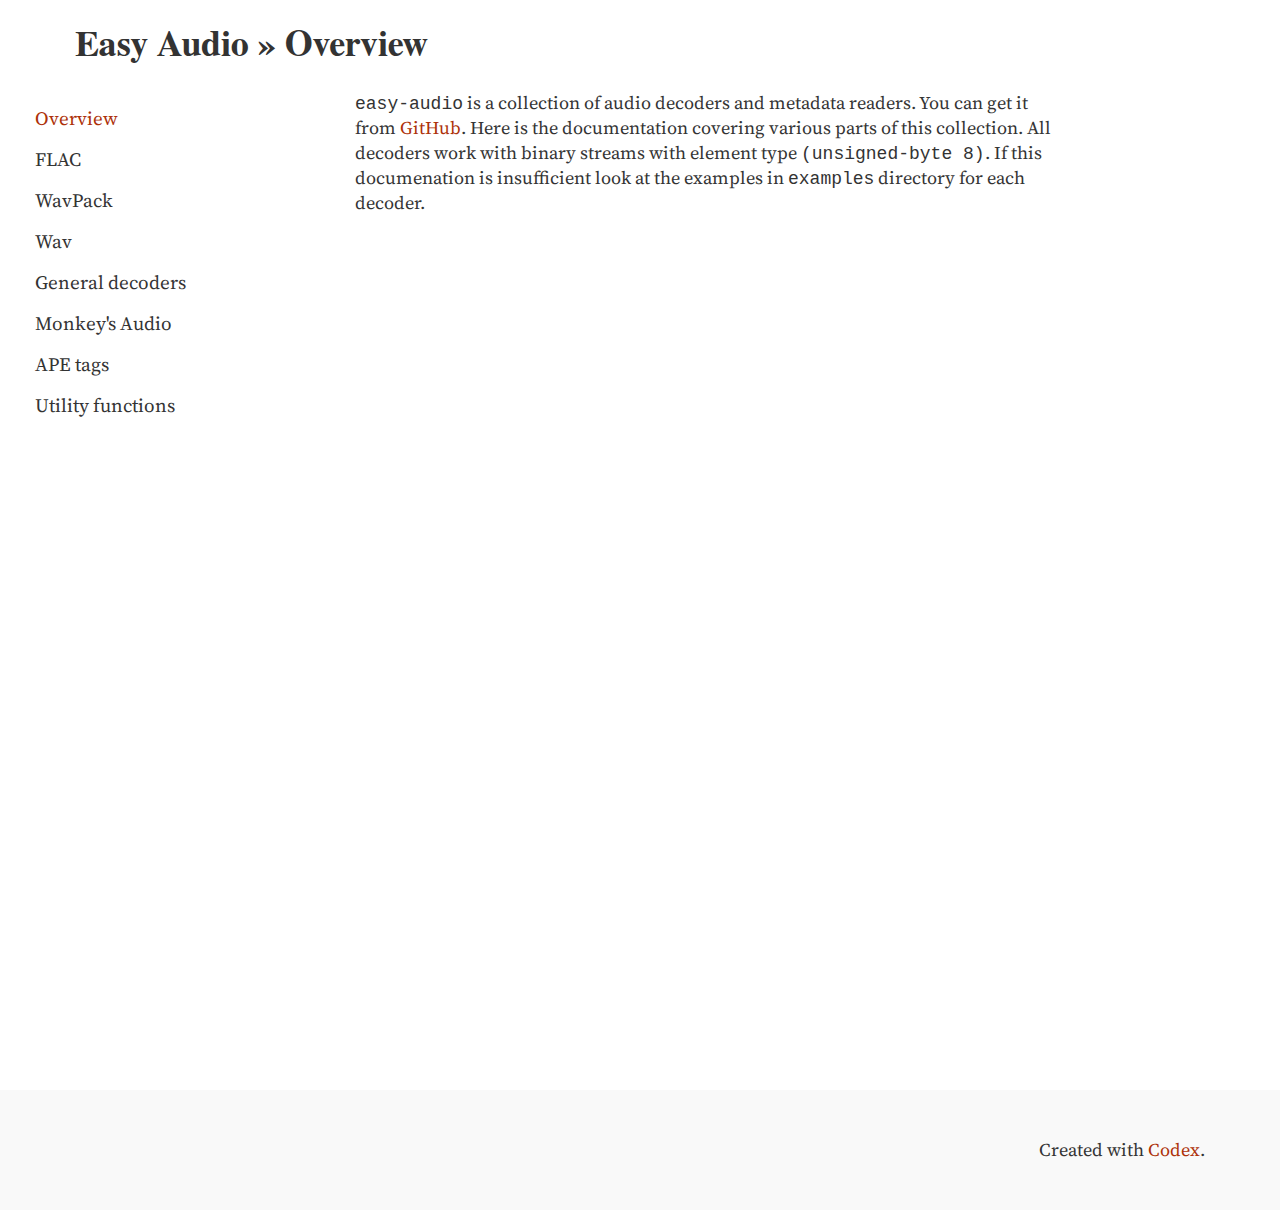
<file: index.html>
<!DOCTYPE html>
<html lang="en">
  <head>
    <meta charset="utf-8">
    <meta http-equiv="X-UA-Compatible" content="IE=edge">
    <meta name="viewport" content="width=device-width, initial-scale=1">
    <title>
  Overview &ndash; Easy Audio
</title>
    <link rel="stylesheet" href="static/style.css"/>
    
  <link rel="stylesheet" href="static/highlight.css"/>
  <script src="static/highlight.js"></script>
  <script src="static/load-mathjax.js" async></script>
  <style>
   /* Highlight the current top-level TOC item, and hide the TOC of all other items */

   .toc a[data-node="index"] {
       color: #AD3108;
   }

   .toc ol {
       display: none;
   }

   .toc > ol {
       display: block;
   }

   .toc li a[data-node="index"] + ol {
       display: block;
   }

   .toc li a[data-node="index"] + ol li {
       font-size: 16px;
       margin: 0 10px;
   }

   .toc li a[active] + ol li:first-child {
       margin-top: 5px;
   }
  </style>

  </head>
  <body>
    
  <h1 class="doc-title">Easy Audio » Overview</h1>
  <article id="article" data-section="index">
    <aside>
      <ol class="toc"><li><a href="index.html" data-node="index">Overview</a></li><li><a href="flac.html" data-node="flac">FLAC</a><ol><li><a href="api.html" data-node="api">API</a></li></ol></li><li><a href="wavpack.html" data-node="wavpack">WavPack</a><ol><li><a href="0-api.html" data-node="0-api">API</a></li></ol></li><li><a href="wav.html" data-node="wav">Wav</a><ol><li><a href="1-api.html" data-node="1-api">API</a></li></ol></li><li><a href="general-decoders.html" data-node="general-decoders">General decoders</a><ol><li><a href="2-api.html" data-node="2-api">API</a></li></ol></li><li><a href="ape.html" data-node="ape">Monkey's Audio</a><ol><li><a href="3-api.html" data-node="3-api">API</a></li></ol></li><li><a href="ape-tags.html" data-node="ape-tags">APE tags</a><ol><li><a href="4-api.html" data-node="4-api">API</a></li></ol></li><li><a href="utility-functions.html" data-node="utility-functions">Utility functions</a></li></ol>
    </aside>
    <main class="codex-section">
      
   <code>easy-audio</code> is a collection of audio decoders and metadata readers. You
   can get it from <a href="http://github.com/shamazmazum/easy-audio">GitHub</a>.
   Here is the documentation covering various parts of this collection. All
   decoders work with binary streams with element type <code>(unsigned-byte 8)</code>.
   If this documenation is insufficient look at the examples in <code>examples</code>
   directory for each decoder.

    </main>
  </article>
  <footer>
    <div class="info">
      Created with <a href="https://github.com/CommonDoc/codex">Codex</a>.
    </div>
  </footer>
  <script>
   HighlightLisp.highlight_auto();
  </script>

  </body>
</html>
</file>
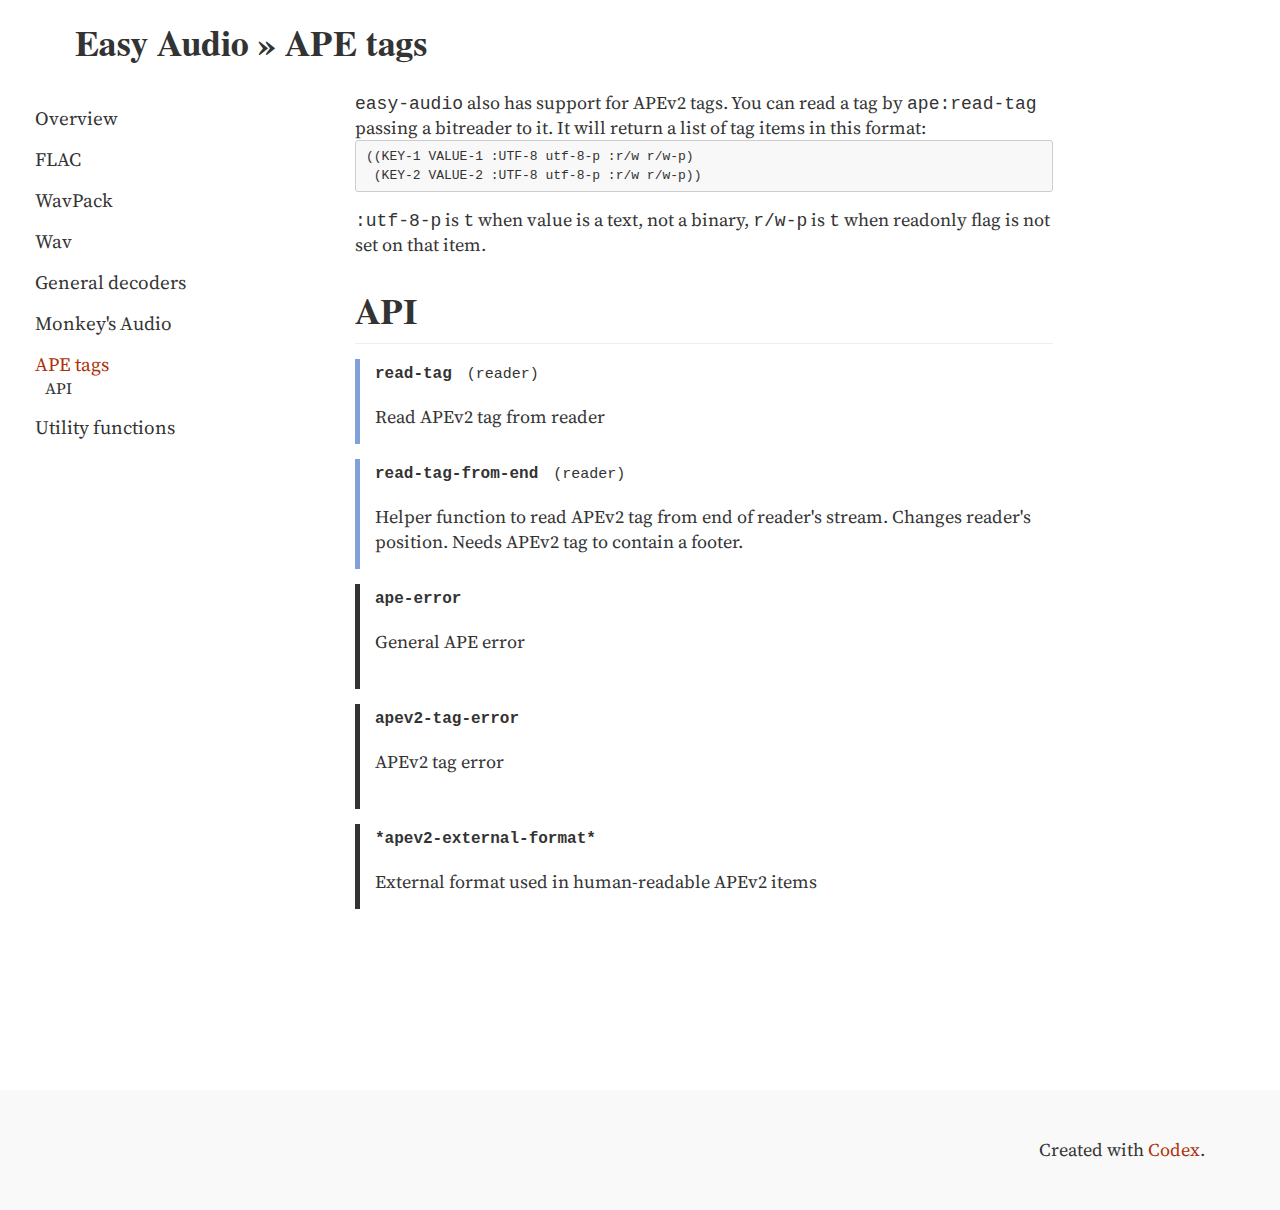
<file: ape-tags.html>
<!DOCTYPE html>
<html lang="en">
  <head>
    <meta charset="utf-8">
    <meta http-equiv="X-UA-Compatible" content="IE=edge">
    <meta name="viewport" content="width=device-width, initial-scale=1">
    <title>
  APE tags &ndash; Easy Audio
</title>
    <link rel="stylesheet" href="static/style.css"/>
    
  <link rel="stylesheet" href="static/highlight.css"/>
  <script src="static/highlight.js"></script>
  <script src="static/load-mathjax.js" async></script>
  <style>
   /* Highlight the current top-level TOC item, and hide the TOC of all other items */

   .toc a[data-node="ape-tags"] {
       color: #AD3108;
   }

   .toc ol {
       display: none;
   }

   .toc > ol {
       display: block;
   }

   .toc li a[data-node="ape-tags"] + ol {
       display: block;
   }

   .toc li a[data-node="ape-tags"] + ol li {
       font-size: 16px;
       margin: 0 10px;
   }

   .toc li a[active] + ol li:first-child {
       margin-top: 5px;
   }
  </style>

  </head>
  <body>
    
  <h1 class="doc-title">Easy Audio » APE tags</h1>
  <article id="article" data-section="ape-tags">
    <aside>
      <ol class="toc"><li><a href="index.html" data-node="index">Overview</a></li><li><a href="flac.html" data-node="flac">FLAC</a><ol><li><a href="flac.html#api" data-node="api">API</a></li></ol></li><li><a href="wavpack.html" data-node="wavpack">WavPack</a><ol><li><a href="wavpack.html#0-api" data-node="0-api">API</a></li></ol></li><li><a href="wav.html" data-node="wav">Wav</a><ol><li><a href="wav.html#1-api" data-node="1-api">API</a></li></ol></li><li><a href="general-decoders.html" data-node="general-decoders">General decoders</a><ol><li><a href="general-decoders.html#2-api" data-node="2-api">API</a></li></ol></li><li><a href="ape.html" data-node="ape">Monkey's Audio</a><ol><li><a href="ape.html#3-api" data-node="3-api">API</a></li></ol></li><li><a href="ape-tags.html" data-node="ape-tags">APE tags</a><ol><li><a href="ape-tags.html#4-api" data-node="4-api">API</a></li></ol></li><li><a href="utility-functions.html" data-node="utility-functions">Utility functions</a></li></ol>
    </aside>
    <main class="codex-section">
      
   <code>easy-audio</code> also has support for APEv2 tags. You can read a tag by
   <code>ape:read-tag</code> passing a bitreader to it. It will return a list of tag
   items in this format:
<pre><code class=NIL>((KEY-1 VALUE-1 :UTF-8 utf-8-p :r/w r/w-p)
 (KEY-2 VALUE-2 :UTF-8 utf-8-p :r/w r/w-p))</code></pre>
   <code>:utf-8-p</code> is <code>t</code> when value is a text, not a binary, <code>r/w-p</code> is <code>t</code>
   when readonly flag is not set on that item.
<h1 id="4-api">API</h1>
   
      <div class="codex-doc-node codex-operator codex-function"><code class="codex-name">read-tag</code><code class="codex-lambda-list">(reader)</code><div class="codex-docstring">Read APEv2 tag from reader</div></div>
      <div class="codex-doc-node codex-operator codex-function"><code class="codex-name">read-tag-from-end</code><code class="codex-lambda-list">(reader)</code><div class="codex-docstring">Helper function to read APEv2 tag from end of reader's stream.
Changes reader's position. Needs APEv2 tag to contain a footer.</div></div>
      <div class="codex-doc-node codex-record codex-condition"><code class="codex-name">ape-error</code><div class="codex-docstring">General APE error</div><ul class="codex-slot-list"></ul></div>
      <div class="codex-doc-node codex-record codex-condition"><code class="codex-name">apev2-tag-error</code><div class="codex-docstring">APEv2 tag error</div><ul class="codex-slot-list"></ul></div>
      <div class="codex-doc-node codex-variable"><code class="codex-name">*apev2-external-format*</code><div class="codex-docstring">External format used in human-readable APEv2 items</div></div>
   


    </main>
  </article>
  <footer>
    <div class="info">
      Created with <a href="https://github.com/CommonDoc/codex">Codex</a>.
    </div>
  </footer>
  <script>
   HighlightLisp.highlight_auto();
  </script>

  </body>
</html>
</file>
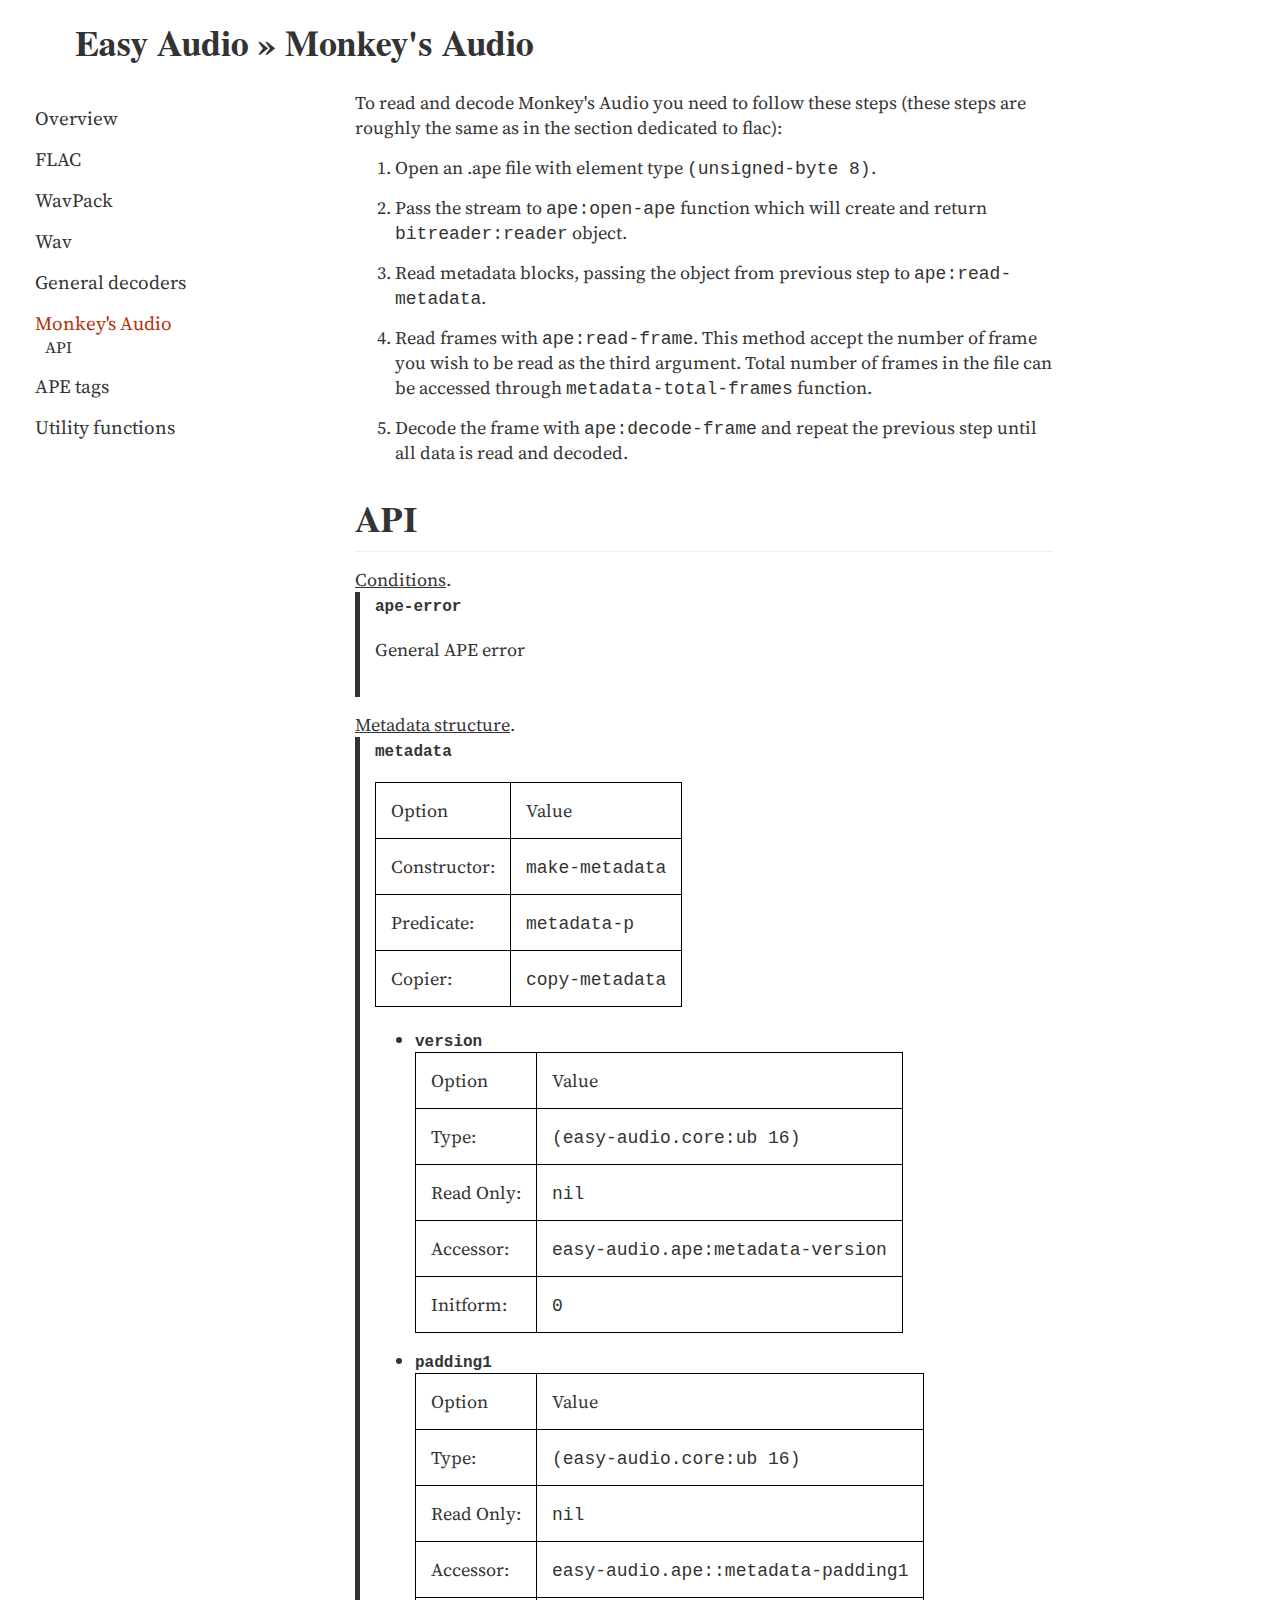
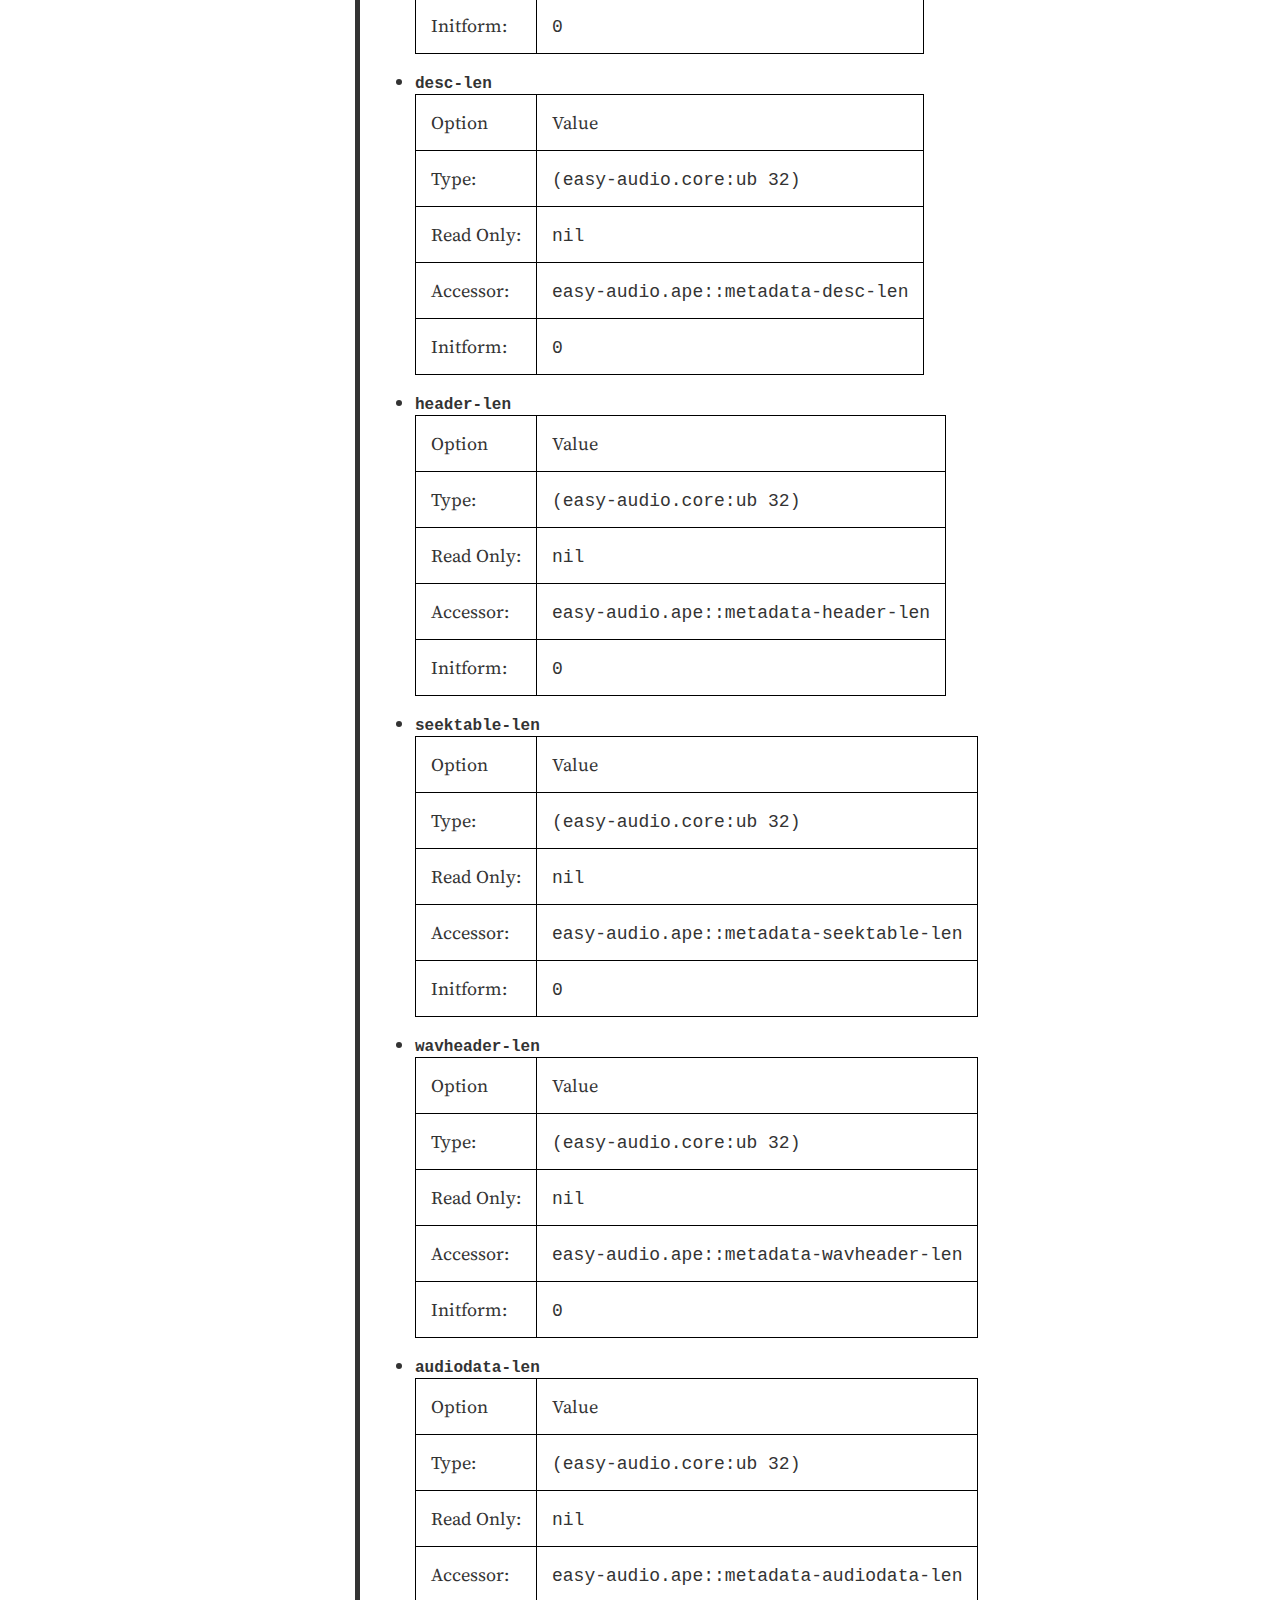
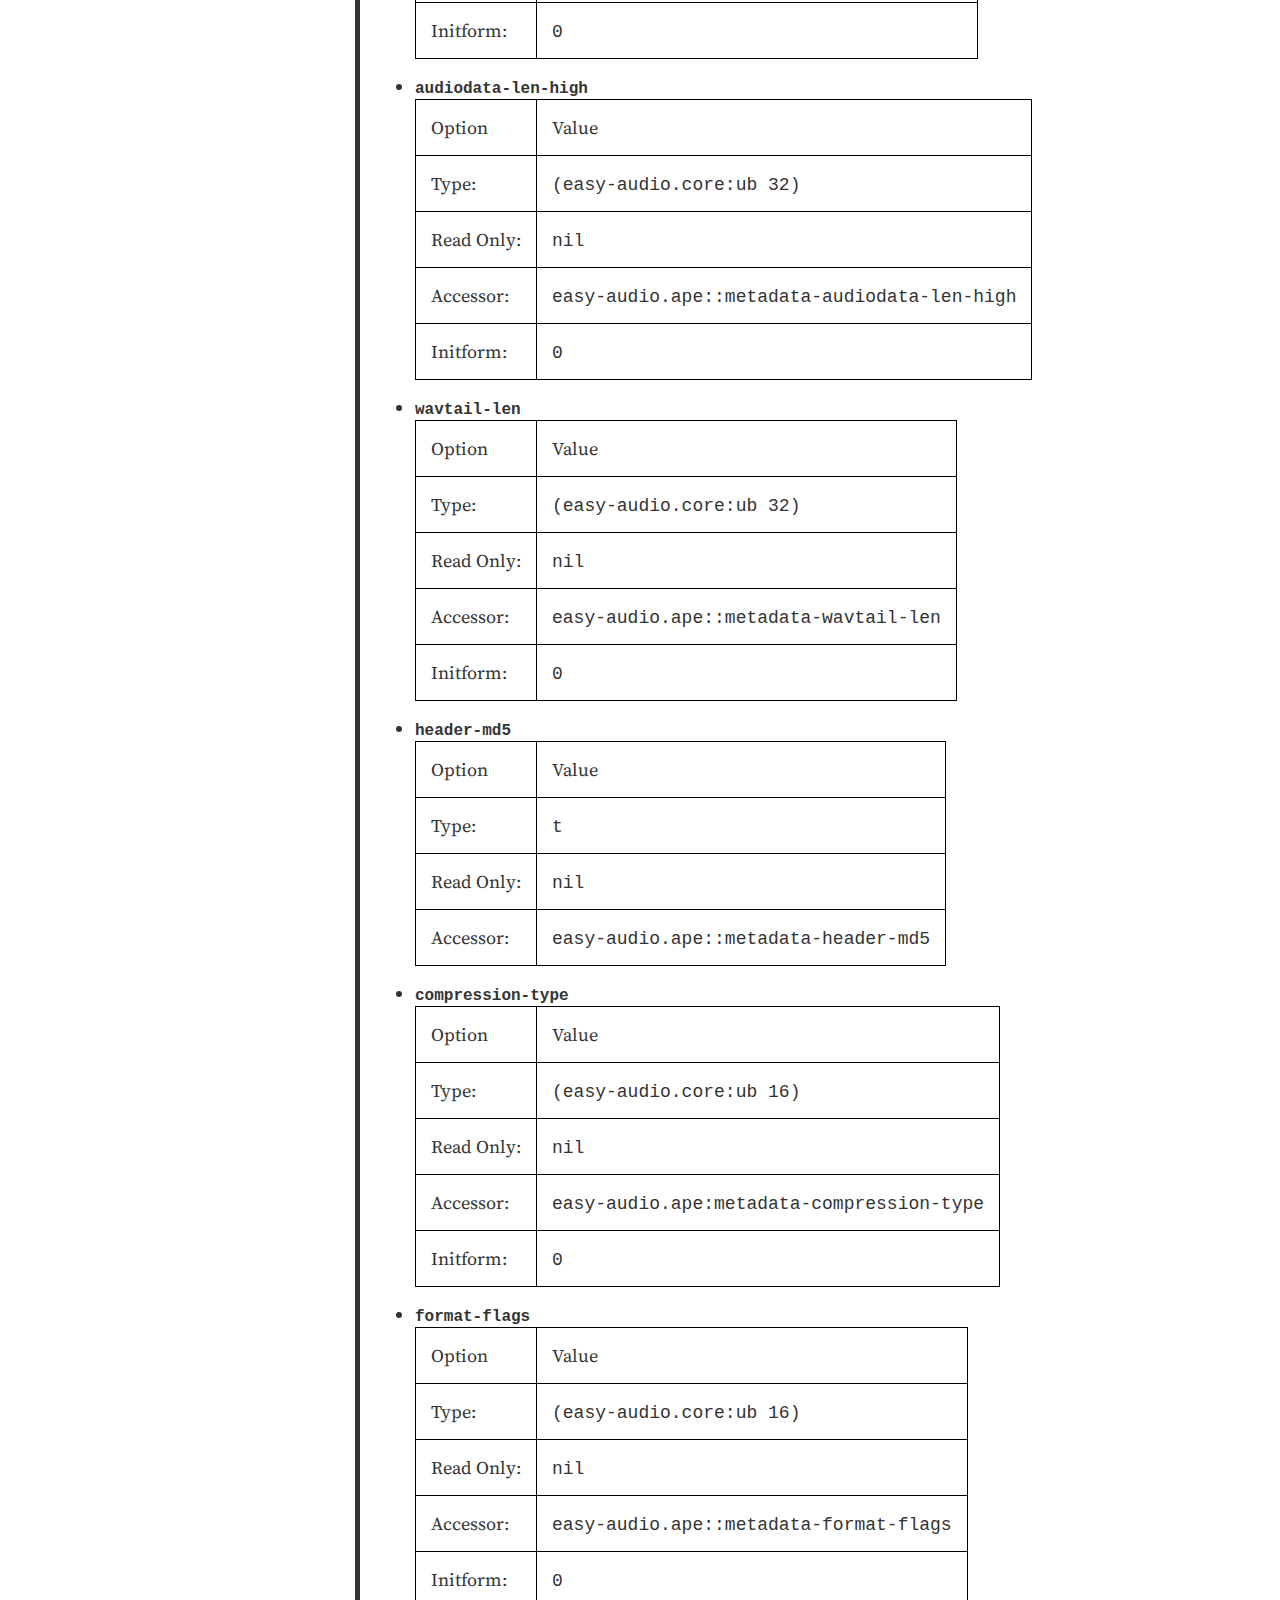
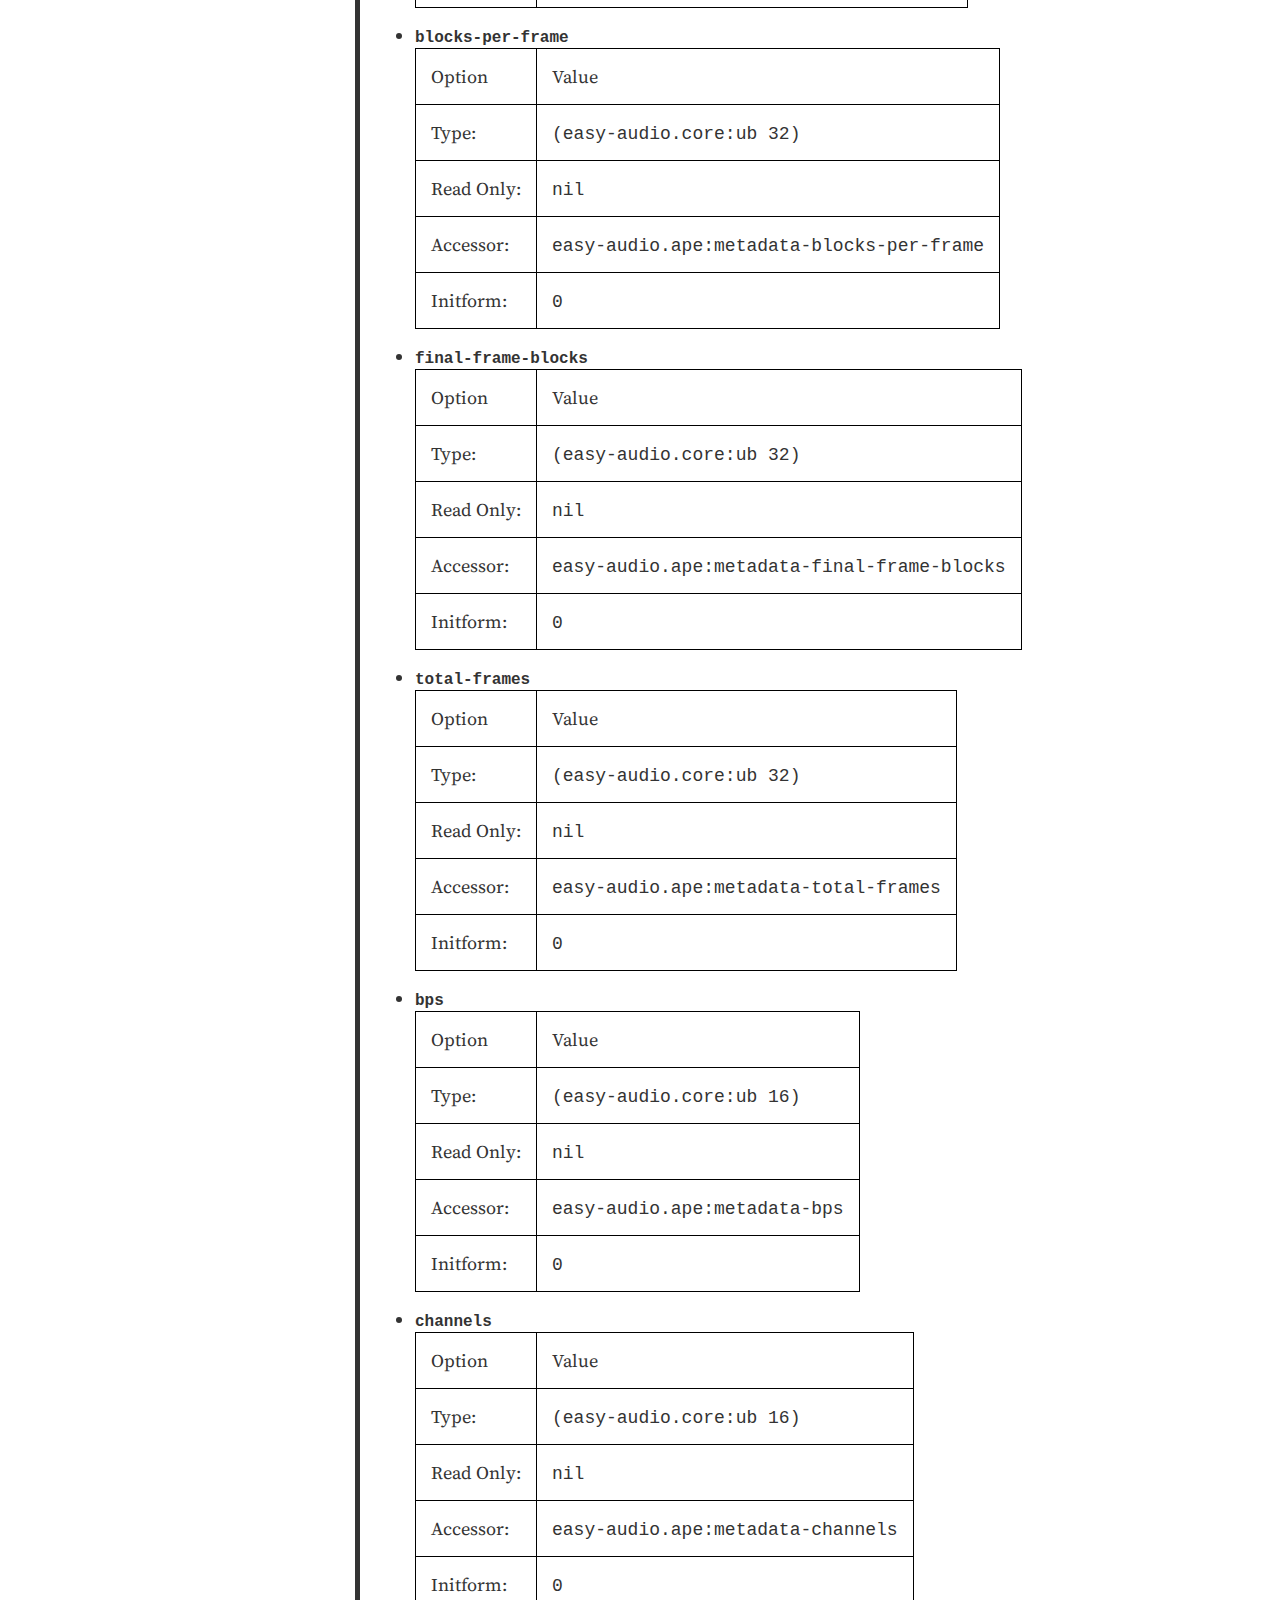
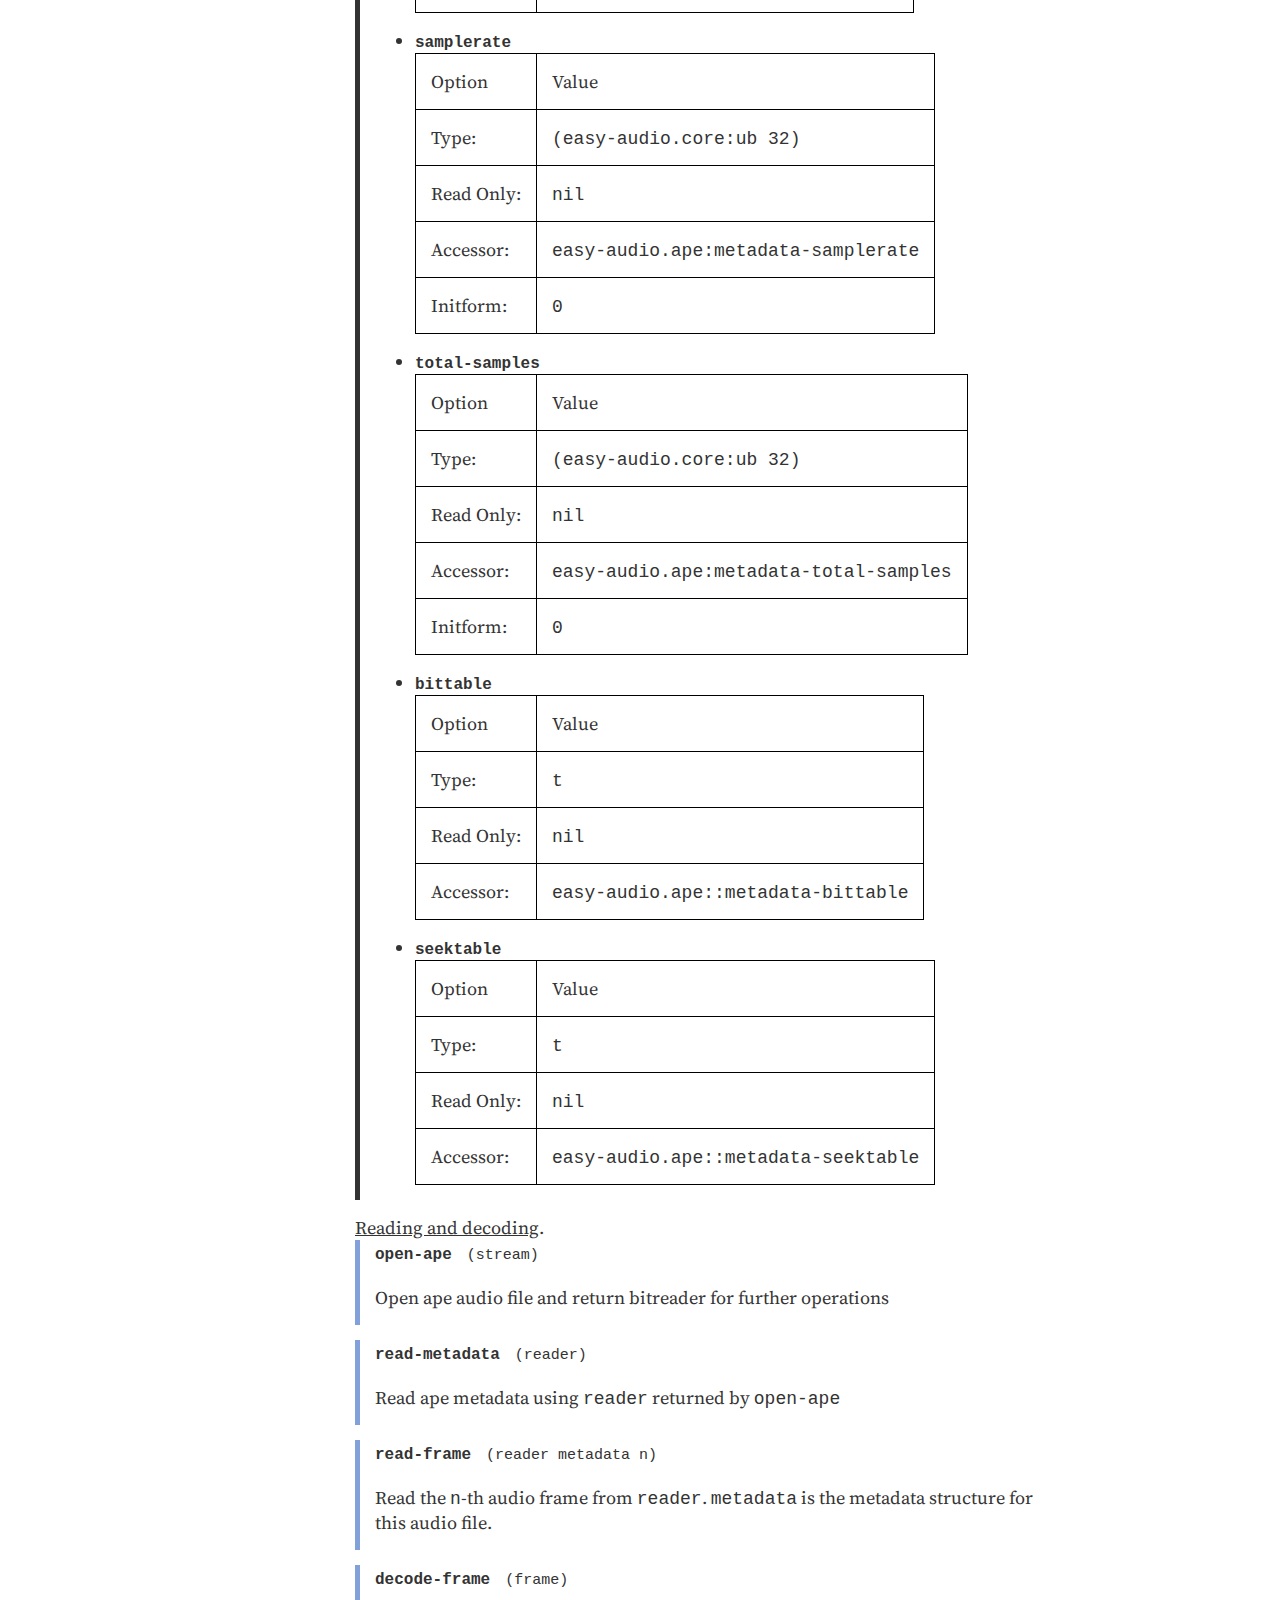
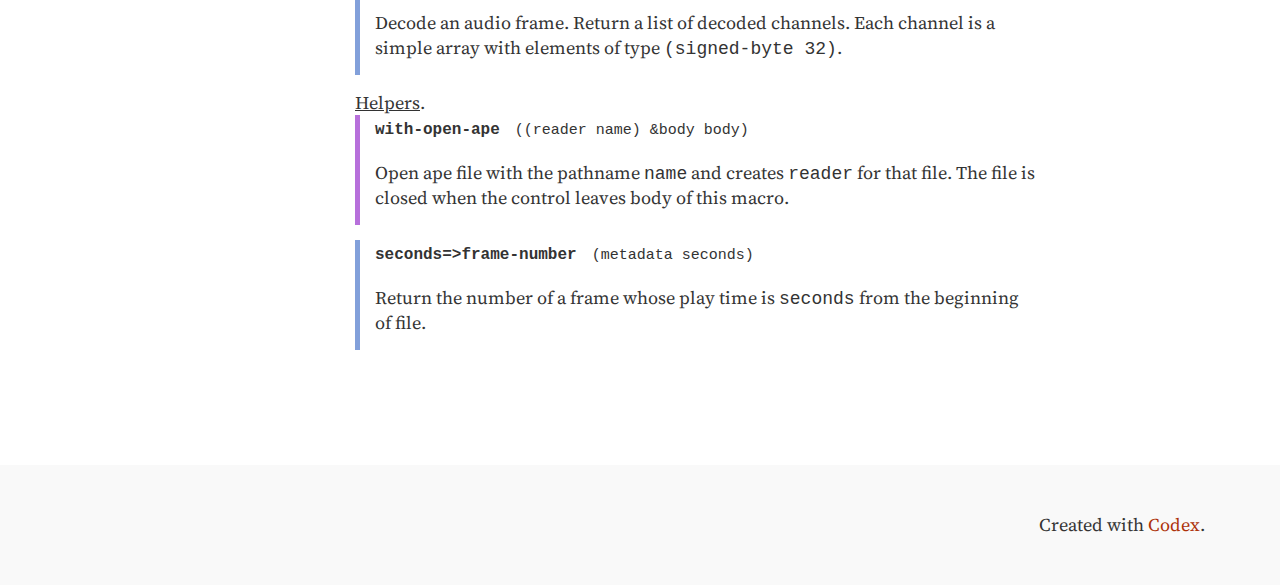
<file: ape.html>
<!DOCTYPE html>
<html lang="en">
  <head>
    <meta charset="utf-8">
    <meta http-equiv="X-UA-Compatible" content="IE=edge">
    <meta name="viewport" content="width=device-width, initial-scale=1">
    <title>
  Monkey&#039;s Audio &ndash; Easy Audio
</title>
    <link rel="stylesheet" href="static/style.css"/>
    
  <link rel="stylesheet" href="static/highlight.css"/>
  <script src="static/highlight.js"></script>
  <script src="static/load-mathjax.js" async></script>
  <style>
   /* Highlight the current top-level TOC item, and hide the TOC of all other items */

   .toc a[data-node="ape"] {
       color: #AD3108;
   }

   .toc ol {
       display: none;
   }

   .toc > ol {
       display: block;
   }

   .toc li a[data-node="ape"] + ol {
       display: block;
   }

   .toc li a[data-node="ape"] + ol li {
       font-size: 16px;
       margin: 0 10px;
   }

   .toc li a[active] + ol li:first-child {
       margin-top: 5px;
   }
  </style>

  </head>
  <body>
    
  <h1 class="doc-title">Easy Audio » Monkey&#039;s Audio</h1>
  <article id="article" data-section="ape">
    <aside>
      <ol class="toc"><li><a href="index.html" data-node="index">Overview</a></li><li><a href="flac.html" data-node="flac">FLAC</a><ol><li><a href="flac.html#api" data-node="api">API</a></li></ol></li><li><a href="wavpack.html" data-node="wavpack">WavPack</a><ol><li><a href="wavpack.html#0-api" data-node="0-api">API</a></li></ol></li><li><a href="wav.html" data-node="wav">Wav</a><ol><li><a href="wav.html#1-api" data-node="1-api">API</a></li></ol></li><li><a href="general-decoders.html" data-node="general-decoders">General decoders</a><ol><li><a href="general-decoders.html#2-api" data-node="2-api">API</a></li></ol></li><li><a href="ape.html" data-node="ape">Monkey's Audio</a><ol><li><a href="ape.html#3-api" data-node="3-api">API</a></li></ol></li><li><a href="ape-tags.html" data-node="ape-tags">APE tags</a><ol><li><a href="4-api.html" data-node="4-api">API</a></li></ol></li><li><a href="utility-functions.html" data-node="utility-functions">Utility functions</a></li></ol>
    </aside>
    <main class="codex-section">
      <p>
   To read and decode Monkey's Audio you need to follow these steps (these steps
   are roughly the same as in the section dedicated to flac):
   </p><ol><li>Open an .ape file with element type <code>(unsigned-byte 8)</code>.</li><li>Pass the stream to <code>ape:open-ape</code> function which will create and
            return <code>bitreader:reader</code> object.</li><li>Read metadata blocks, passing the object from previous step to
            <code>ape:read-metadata</code>.</li><li>Read frames with <code>ape:read-frame</code>. This method accept the number
            of frame you wish to be read as the third argument. Total number of
            frames in the file can be accessed through <code>metadata-total-frames</code>
            function.</li><li>Decode the frame with <code>ape:decode-frame</code> and repeat the previous
            step until all data is read and decoded.</li></ol><h1 id="3-api">API</h1>
   <u>Conditions</u>.
   
      <div class="codex-doc-node codex-record codex-condition"><code class="codex-name">ape-error</code><div class="codex-docstring">General APE error</div><ul class="codex-slot-list"></ul></div>
   
   <u>Metadata structure</u>.
   
      <div class="codex-doc-node codex-record codex-structure"><code class="codex-name">metadata</code><div class="codex-class-struct-slot-option-node"><table class="codex-class-struct-slot-option-table"><tr class="codex-class-struct-slot-option-row"><td class="codex-class-struct-slot-option-header-cell">Option</td><td class="codex-class-struct-slot-option-header-cell">Value</td></tr><tr class="codex-class-struct-slot-option-row"><td class="codex-class-struct-slot-option-label-cell">Constructor:</td><td class="codex-class-struct-slot-option-value-cell codex-class-struct-slot-option-symbol-list-cell"><code class="codex-class-struct-slot-symbol-list">make-metadata</code></td></tr><tr class="codex-class-struct-slot-option-row"><td class="codex-class-struct-slot-option-label-cell">Predicate:</td><td class="codex-class-struct-slot-option-value-cell codex-class-struct-slot-option-symbol-list-cell"><code class="codex-class-struct-slot-symbol-list">metadata-p</code></td></tr><tr class="codex-class-struct-slot-option-row"><td class="codex-class-struct-slot-option-label-cell">Copier:</td><td class="codex-class-struct-slot-option-value-cell codex-class-struct-slot-option-symbol-list-cell"><code class="codex-class-struct-slot-symbol-list">copy-metadata</code></td></tr></table></div><div class="codex-docstring"></div><ul class="codex-slot-list"><li class="codex-slot codex-structure-slot"><code class="codex-name">version</code><div class="codex-class-struct-slot-option-node"><table class="codex-class-struct-slot-option-table"><tr class="codex-class-struct-slot-option-row"><td class="codex-class-struct-slot-option-header-cell">Option</td><td class="codex-class-struct-slot-option-header-cell">Value</td></tr><tr class="codex-class-struct-slot-option-row"><td class="codex-class-struct-slot-option-label-cell">Type:</td><td class="codex-class-struct-slot-option-value-cell codex-class-struct-slot-option-symbol-list-cell"><code class="codex-class-struct-slot-symbol-list">(easy-audio.core:ub 16)</code></td></tr><tr class="codex-class-struct-slot-option-row"><td class="codex-class-struct-slot-option-label-cell">Read Only:</td><td class="codex-class-struct-slot-option-value-cell codex-class-struct-slot-option-symbol-list-cell"><code class="codex-class-struct-slot-symbol-list">nil</code></td></tr><tr class="codex-class-struct-slot-option-row"><td class="codex-class-struct-slot-option-label-cell">Accessor:</td><td class="codex-class-struct-slot-option-value-cell codex-class-struct-slot-option-symbol-list-cell"><code class="codex-class-struct-slot-symbol-list">easy-audio.ape:metadata-version</code></td></tr><tr class="codex-class-struct-slot-option-row"><td class="codex-class-struct-slot-option-label-cell">Initform:</td><td class="codex-class-struct-slot-option-value-cell codex-class-struct-slot-option-symbol-list-cell"><code class="codex-class-struct-slot-symbol-list">0</code></td></tr></table></div></li><li class="codex-slot codex-structure-slot"><code class="codex-name">padding1</code><div class="codex-class-struct-slot-option-node"><table class="codex-class-struct-slot-option-table"><tr class="codex-class-struct-slot-option-row"><td class="codex-class-struct-slot-option-header-cell">Option</td><td class="codex-class-struct-slot-option-header-cell">Value</td></tr><tr class="codex-class-struct-slot-option-row"><td class="codex-class-struct-slot-option-label-cell">Type:</td><td class="codex-class-struct-slot-option-value-cell codex-class-struct-slot-option-symbol-list-cell"><code class="codex-class-struct-slot-symbol-list">(easy-audio.core:ub 16)</code></td></tr><tr class="codex-class-struct-slot-option-row"><td class="codex-class-struct-slot-option-label-cell">Read Only:</td><td class="codex-class-struct-slot-option-value-cell codex-class-struct-slot-option-symbol-list-cell"><code class="codex-class-struct-slot-symbol-list">nil</code></td></tr><tr class="codex-class-struct-slot-option-row"><td class="codex-class-struct-slot-option-label-cell">Accessor:</td><td class="codex-class-struct-slot-option-value-cell codex-class-struct-slot-option-symbol-list-cell"><code class="codex-class-struct-slot-symbol-list">easy-audio.ape::metadata-padding1</code></td></tr><tr class="codex-class-struct-slot-option-row"><td class="codex-class-struct-slot-option-label-cell">Initform:</td><td class="codex-class-struct-slot-option-value-cell codex-class-struct-slot-option-symbol-list-cell"><code class="codex-class-struct-slot-symbol-list">0</code></td></tr></table></div></li><li class="codex-slot codex-structure-slot"><code class="codex-name">desc-len</code><div class="codex-class-struct-slot-option-node"><table class="codex-class-struct-slot-option-table"><tr class="codex-class-struct-slot-option-row"><td class="codex-class-struct-slot-option-header-cell">Option</td><td class="codex-class-struct-slot-option-header-cell">Value</td></tr><tr class="codex-class-struct-slot-option-row"><td class="codex-class-struct-slot-option-label-cell">Type:</td><td class="codex-class-struct-slot-option-value-cell codex-class-struct-slot-option-symbol-list-cell"><code class="codex-class-struct-slot-symbol-list">(easy-audio.core:ub 32)</code></td></tr><tr class="codex-class-struct-slot-option-row"><td class="codex-class-struct-slot-option-label-cell">Read Only:</td><td class="codex-class-struct-slot-option-value-cell codex-class-struct-slot-option-symbol-list-cell"><code class="codex-class-struct-slot-symbol-list">nil</code></td></tr><tr class="codex-class-struct-slot-option-row"><td class="codex-class-struct-slot-option-label-cell">Accessor:</td><td class="codex-class-struct-slot-option-value-cell codex-class-struct-slot-option-symbol-list-cell"><code class="codex-class-struct-slot-symbol-list">easy-audio.ape::metadata-desc-len</code></td></tr><tr class="codex-class-struct-slot-option-row"><td class="codex-class-struct-slot-option-label-cell">Initform:</td><td class="codex-class-struct-slot-option-value-cell codex-class-struct-slot-option-symbol-list-cell"><code class="codex-class-struct-slot-symbol-list">0</code></td></tr></table></div></li><li class="codex-slot codex-structure-slot"><code class="codex-name">header-len</code><div class="codex-class-struct-slot-option-node"><table class="codex-class-struct-slot-option-table"><tr class="codex-class-struct-slot-option-row"><td class="codex-class-struct-slot-option-header-cell">Option</td><td class="codex-class-struct-slot-option-header-cell">Value</td></tr><tr class="codex-class-struct-slot-option-row"><td class="codex-class-struct-slot-option-label-cell">Type:</td><td class="codex-class-struct-slot-option-value-cell codex-class-struct-slot-option-symbol-list-cell"><code class="codex-class-struct-slot-symbol-list">(easy-audio.core:ub 32)</code></td></tr><tr class="codex-class-struct-slot-option-row"><td class="codex-class-struct-slot-option-label-cell">Read Only:</td><td class="codex-class-struct-slot-option-value-cell codex-class-struct-slot-option-symbol-list-cell"><code class="codex-class-struct-slot-symbol-list">nil</code></td></tr><tr class="codex-class-struct-slot-option-row"><td class="codex-class-struct-slot-option-label-cell">Accessor:</td><td class="codex-class-struct-slot-option-value-cell codex-class-struct-slot-option-symbol-list-cell"><code class="codex-class-struct-slot-symbol-list">easy-audio.ape::metadata-header-len</code></td></tr><tr class="codex-class-struct-slot-option-row"><td class="codex-class-struct-slot-option-label-cell">Initform:</td><td class="codex-class-struct-slot-option-value-cell codex-class-struct-slot-option-symbol-list-cell"><code class="codex-class-struct-slot-symbol-list">0</code></td></tr></table></div></li><li class="codex-slot codex-structure-slot"><code class="codex-name">seektable-len</code><div class="codex-class-struct-slot-option-node"><table class="codex-class-struct-slot-option-table"><tr class="codex-class-struct-slot-option-row"><td class="codex-class-struct-slot-option-header-cell">Option</td><td class="codex-class-struct-slot-option-header-cell">Value</td></tr><tr class="codex-class-struct-slot-option-row"><td class="codex-class-struct-slot-option-label-cell">Type:</td><td class="codex-class-struct-slot-option-value-cell codex-class-struct-slot-option-symbol-list-cell"><code class="codex-class-struct-slot-symbol-list">(easy-audio.core:ub 32)</code></td></tr><tr class="codex-class-struct-slot-option-row"><td class="codex-class-struct-slot-option-label-cell">Read Only:</td><td class="codex-class-struct-slot-option-value-cell codex-class-struct-slot-option-symbol-list-cell"><code class="codex-class-struct-slot-symbol-list">nil</code></td></tr><tr class="codex-class-struct-slot-option-row"><td class="codex-class-struct-slot-option-label-cell">Accessor:</td><td class="codex-class-struct-slot-option-value-cell codex-class-struct-slot-option-symbol-list-cell"><code class="codex-class-struct-slot-symbol-list">easy-audio.ape::metadata-seektable-len</code></td></tr><tr class="codex-class-struct-slot-option-row"><td class="codex-class-struct-slot-option-label-cell">Initform:</td><td class="codex-class-struct-slot-option-value-cell codex-class-struct-slot-option-symbol-list-cell"><code class="codex-class-struct-slot-symbol-list">0</code></td></tr></table></div></li><li class="codex-slot codex-structure-slot"><code class="codex-name">wavheader-len</code><div class="codex-class-struct-slot-option-node"><table class="codex-class-struct-slot-option-table"><tr class="codex-class-struct-slot-option-row"><td class="codex-class-struct-slot-option-header-cell">Option</td><td class="codex-class-struct-slot-option-header-cell">Value</td></tr><tr class="codex-class-struct-slot-option-row"><td class="codex-class-struct-slot-option-label-cell">Type:</td><td class="codex-class-struct-slot-option-value-cell codex-class-struct-slot-option-symbol-list-cell"><code class="codex-class-struct-slot-symbol-list">(easy-audio.core:ub 32)</code></td></tr><tr class="codex-class-struct-slot-option-row"><td class="codex-class-struct-slot-option-label-cell">Read Only:</td><td class="codex-class-struct-slot-option-value-cell codex-class-struct-slot-option-symbol-list-cell"><code class="codex-class-struct-slot-symbol-list">nil</code></td></tr><tr class="codex-class-struct-slot-option-row"><td class="codex-class-struct-slot-option-label-cell">Accessor:</td><td class="codex-class-struct-slot-option-value-cell codex-class-struct-slot-option-symbol-list-cell"><code class="codex-class-struct-slot-symbol-list">easy-audio.ape::metadata-wavheader-len</code></td></tr><tr class="codex-class-struct-slot-option-row"><td class="codex-class-struct-slot-option-label-cell">Initform:</td><td class="codex-class-struct-slot-option-value-cell codex-class-struct-slot-option-symbol-list-cell"><code class="codex-class-struct-slot-symbol-list">0</code></td></tr></table></div></li><li class="codex-slot codex-structure-slot"><code class="codex-name">audiodata-len</code><div class="codex-class-struct-slot-option-node"><table class="codex-class-struct-slot-option-table"><tr class="codex-class-struct-slot-option-row"><td class="codex-class-struct-slot-option-header-cell">Option</td><td class="codex-class-struct-slot-option-header-cell">Value</td></tr><tr class="codex-class-struct-slot-option-row"><td class="codex-class-struct-slot-option-label-cell">Type:</td><td class="codex-class-struct-slot-option-value-cell codex-class-struct-slot-option-symbol-list-cell"><code class="codex-class-struct-slot-symbol-list">(easy-audio.core:ub 32)</code></td></tr><tr class="codex-class-struct-slot-option-row"><td class="codex-class-struct-slot-option-label-cell">Read Only:</td><td class="codex-class-struct-slot-option-value-cell codex-class-struct-slot-option-symbol-list-cell"><code class="codex-class-struct-slot-symbol-list">nil</code></td></tr><tr class="codex-class-struct-slot-option-row"><td class="codex-class-struct-slot-option-label-cell">Accessor:</td><td class="codex-class-struct-slot-option-value-cell codex-class-struct-slot-option-symbol-list-cell"><code class="codex-class-struct-slot-symbol-list">easy-audio.ape::metadata-audiodata-len</code></td></tr><tr class="codex-class-struct-slot-option-row"><td class="codex-class-struct-slot-option-label-cell">Initform:</td><td class="codex-class-struct-slot-option-value-cell codex-class-struct-slot-option-symbol-list-cell"><code class="codex-class-struct-slot-symbol-list">0</code></td></tr></table></div></li><li class="codex-slot codex-structure-slot"><code class="codex-name">audiodata-len-high</code><div class="codex-class-struct-slot-option-node"><table class="codex-class-struct-slot-option-table"><tr class="codex-class-struct-slot-option-row"><td class="codex-class-struct-slot-option-header-cell">Option</td><td class="codex-class-struct-slot-option-header-cell">Value</td></tr><tr class="codex-class-struct-slot-option-row"><td class="codex-class-struct-slot-option-label-cell">Type:</td><td class="codex-class-struct-slot-option-value-cell codex-class-struct-slot-option-symbol-list-cell"><code class="codex-class-struct-slot-symbol-list">(easy-audio.core:ub 32)</code></td></tr><tr class="codex-class-struct-slot-option-row"><td class="codex-class-struct-slot-option-label-cell">Read Only:</td><td class="codex-class-struct-slot-option-value-cell codex-class-struct-slot-option-symbol-list-cell"><code class="codex-class-struct-slot-symbol-list">nil</code></td></tr><tr class="codex-class-struct-slot-option-row"><td class="codex-class-struct-slot-option-label-cell">Accessor:</td><td class="codex-class-struct-slot-option-value-cell codex-class-struct-slot-option-symbol-list-cell"><code class="codex-class-struct-slot-symbol-list">easy-audio.ape::metadata-audiodata-len-high</code></td></tr><tr class="codex-class-struct-slot-option-row"><td class="codex-class-struct-slot-option-label-cell">Initform:</td><td class="codex-class-struct-slot-option-value-cell codex-class-struct-slot-option-symbol-list-cell"><code class="codex-class-struct-slot-symbol-list">0</code></td></tr></table></div></li><li class="codex-slot codex-structure-slot"><code class="codex-name">wavtail-len</code><div class="codex-class-struct-slot-option-node"><table class="codex-class-struct-slot-option-table"><tr class="codex-class-struct-slot-option-row"><td class="codex-class-struct-slot-option-header-cell">Option</td><td class="codex-class-struct-slot-option-header-cell">Value</td></tr><tr class="codex-class-struct-slot-option-row"><td class="codex-class-struct-slot-option-label-cell">Type:</td><td class="codex-class-struct-slot-option-value-cell codex-class-struct-slot-option-symbol-list-cell"><code class="codex-class-struct-slot-symbol-list">(easy-audio.core:ub 32)</code></td></tr><tr class="codex-class-struct-slot-option-row"><td class="codex-class-struct-slot-option-label-cell">Read Only:</td><td class="codex-class-struct-slot-option-value-cell codex-class-struct-slot-option-symbol-list-cell"><code class="codex-class-struct-slot-symbol-list">nil</code></td></tr><tr class="codex-class-struct-slot-option-row"><td class="codex-class-struct-slot-option-label-cell">Accessor:</td><td class="codex-class-struct-slot-option-value-cell codex-class-struct-slot-option-symbol-list-cell"><code class="codex-class-struct-slot-symbol-list">easy-audio.ape::metadata-wavtail-len</code></td></tr><tr class="codex-class-struct-slot-option-row"><td class="codex-class-struct-slot-option-label-cell">Initform:</td><td class="codex-class-struct-slot-option-value-cell codex-class-struct-slot-option-symbol-list-cell"><code class="codex-class-struct-slot-symbol-list">0</code></td></tr></table></div></li><li class="codex-slot codex-structure-slot"><code class="codex-name">header-md5</code><div class="codex-class-struct-slot-option-node"><table class="codex-class-struct-slot-option-table"><tr class="codex-class-struct-slot-option-row"><td class="codex-class-struct-slot-option-header-cell">Option</td><td class="codex-class-struct-slot-option-header-cell">Value</td></tr><tr class="codex-class-struct-slot-option-row"><td class="codex-class-struct-slot-option-label-cell">Type:</td><td class="codex-class-struct-slot-option-value-cell codex-class-struct-slot-option-symbol-list-cell"><code class="codex-class-struct-slot-symbol-list">t</code></td></tr><tr class="codex-class-struct-slot-option-row"><td class="codex-class-struct-slot-option-label-cell">Read Only:</td><td class="codex-class-struct-slot-option-value-cell codex-class-struct-slot-option-symbol-list-cell"><code class="codex-class-struct-slot-symbol-list">nil</code></td></tr><tr class="codex-class-struct-slot-option-row"><td class="codex-class-struct-slot-option-label-cell">Accessor:</td><td class="codex-class-struct-slot-option-value-cell codex-class-struct-slot-option-symbol-list-cell"><code class="codex-class-struct-slot-symbol-list">easy-audio.ape::metadata-header-md5</code></td></tr></table></div></li><li class="codex-slot codex-structure-slot"><code class="codex-name">compression-type</code><div class="codex-class-struct-slot-option-node"><table class="codex-class-struct-slot-option-table"><tr class="codex-class-struct-slot-option-row"><td class="codex-class-struct-slot-option-header-cell">Option</td><td class="codex-class-struct-slot-option-header-cell">Value</td></tr><tr class="codex-class-struct-slot-option-row"><td class="codex-class-struct-slot-option-label-cell">Type:</td><td class="codex-class-struct-slot-option-value-cell codex-class-struct-slot-option-symbol-list-cell"><code class="codex-class-struct-slot-symbol-list">(easy-audio.core:ub 16)</code></td></tr><tr class="codex-class-struct-slot-option-row"><td class="codex-class-struct-slot-option-label-cell">Read Only:</td><td class="codex-class-struct-slot-option-value-cell codex-class-struct-slot-option-symbol-list-cell"><code class="codex-class-struct-slot-symbol-list">nil</code></td></tr><tr class="codex-class-struct-slot-option-row"><td class="codex-class-struct-slot-option-label-cell">Accessor:</td><td class="codex-class-struct-slot-option-value-cell codex-class-struct-slot-option-symbol-list-cell"><code class="codex-class-struct-slot-symbol-list">easy-audio.ape:metadata-compression-type</code></td></tr><tr class="codex-class-struct-slot-option-row"><td class="codex-class-struct-slot-option-label-cell">Initform:</td><td class="codex-class-struct-slot-option-value-cell codex-class-struct-slot-option-symbol-list-cell"><code class="codex-class-struct-slot-symbol-list">0</code></td></tr></table></div></li><li class="codex-slot codex-structure-slot"><code class="codex-name">format-flags</code><div class="codex-class-struct-slot-option-node"><table class="codex-class-struct-slot-option-table"><tr class="codex-class-struct-slot-option-row"><td class="codex-class-struct-slot-option-header-cell">Option</td><td class="codex-class-struct-slot-option-header-cell">Value</td></tr><tr class="codex-class-struct-slot-option-row"><td class="codex-class-struct-slot-option-label-cell">Type:</td><td class="codex-class-struct-slot-option-value-cell codex-class-struct-slot-option-symbol-list-cell"><code class="codex-class-struct-slot-symbol-list">(easy-audio.core:ub 16)</code></td></tr><tr class="codex-class-struct-slot-option-row"><td class="codex-class-struct-slot-option-label-cell">Read Only:</td><td class="codex-class-struct-slot-option-value-cell codex-class-struct-slot-option-symbol-list-cell"><code class="codex-class-struct-slot-symbol-list">nil</code></td></tr><tr class="codex-class-struct-slot-option-row"><td class="codex-class-struct-slot-option-label-cell">Accessor:</td><td class="codex-class-struct-slot-option-value-cell codex-class-struct-slot-option-symbol-list-cell"><code class="codex-class-struct-slot-symbol-list">easy-audio.ape::metadata-format-flags</code></td></tr><tr class="codex-class-struct-slot-option-row"><td class="codex-class-struct-slot-option-label-cell">Initform:</td><td class="codex-class-struct-slot-option-value-cell codex-class-struct-slot-option-symbol-list-cell"><code class="codex-class-struct-slot-symbol-list">0</code></td></tr></table></div></li><li class="codex-slot codex-structure-slot"><code class="codex-name">blocks-per-frame</code><div class="codex-class-struct-slot-option-node"><table class="codex-class-struct-slot-option-table"><tr class="codex-class-struct-slot-option-row"><td class="codex-class-struct-slot-option-header-cell">Option</td><td class="codex-class-struct-slot-option-header-cell">Value</td></tr><tr class="codex-class-struct-slot-option-row"><td class="codex-class-struct-slot-option-label-cell">Type:</td><td class="codex-class-struct-slot-option-value-cell codex-class-struct-slot-option-symbol-list-cell"><code class="codex-class-struct-slot-symbol-list">(easy-audio.core:ub 32)</code></td></tr><tr class="codex-class-struct-slot-option-row"><td class="codex-class-struct-slot-option-label-cell">Read Only:</td><td class="codex-class-struct-slot-option-value-cell codex-class-struct-slot-option-symbol-list-cell"><code class="codex-class-struct-slot-symbol-list">nil</code></td></tr><tr class="codex-class-struct-slot-option-row"><td class="codex-class-struct-slot-option-label-cell">Accessor:</td><td class="codex-class-struct-slot-option-value-cell codex-class-struct-slot-option-symbol-list-cell"><code class="codex-class-struct-slot-symbol-list">easy-audio.ape:metadata-blocks-per-frame</code></td></tr><tr class="codex-class-struct-slot-option-row"><td class="codex-class-struct-slot-option-label-cell">Initform:</td><td class="codex-class-struct-slot-option-value-cell codex-class-struct-slot-option-symbol-list-cell"><code class="codex-class-struct-slot-symbol-list">0</code></td></tr></table></div></li><li class="codex-slot codex-structure-slot"><code class="codex-name">final-frame-blocks</code><div class="codex-class-struct-slot-option-node"><table class="codex-class-struct-slot-option-table"><tr class="codex-class-struct-slot-option-row"><td class="codex-class-struct-slot-option-header-cell">Option</td><td class="codex-class-struct-slot-option-header-cell">Value</td></tr><tr class="codex-class-struct-slot-option-row"><td class="codex-class-struct-slot-option-label-cell">Type:</td><td class="codex-class-struct-slot-option-value-cell codex-class-struct-slot-option-symbol-list-cell"><code class="codex-class-struct-slot-symbol-list">(easy-audio.core:ub 32)</code></td></tr><tr class="codex-class-struct-slot-option-row"><td class="codex-class-struct-slot-option-label-cell">Read Only:</td><td class="codex-class-struct-slot-option-value-cell codex-class-struct-slot-option-symbol-list-cell"><code class="codex-class-struct-slot-symbol-list">nil</code></td></tr><tr class="codex-class-struct-slot-option-row"><td class="codex-class-struct-slot-option-label-cell">Accessor:</td><td class="codex-class-struct-slot-option-value-cell codex-class-struct-slot-option-symbol-list-cell"><code class="codex-class-struct-slot-symbol-list">easy-audio.ape:metadata-final-frame-blocks</code></td></tr><tr class="codex-class-struct-slot-option-row"><td class="codex-class-struct-slot-option-label-cell">Initform:</td><td class="codex-class-struct-slot-option-value-cell codex-class-struct-slot-option-symbol-list-cell"><code class="codex-class-struct-slot-symbol-list">0</code></td></tr></table></div></li><li class="codex-slot codex-structure-slot"><code class="codex-name">total-frames</code><div class="codex-class-struct-slot-option-node"><table class="codex-class-struct-slot-option-table"><tr class="codex-class-struct-slot-option-row"><td class="codex-class-struct-slot-option-header-cell">Option</td><td class="codex-class-struct-slot-option-header-cell">Value</td></tr><tr class="codex-class-struct-slot-option-row"><td class="codex-class-struct-slot-option-label-cell">Type:</td><td class="codex-class-struct-slot-option-value-cell codex-class-struct-slot-option-symbol-list-cell"><code class="codex-class-struct-slot-symbol-list">(easy-audio.core:ub 32)</code></td></tr><tr class="codex-class-struct-slot-option-row"><td class="codex-class-struct-slot-option-label-cell">Read Only:</td><td class="codex-class-struct-slot-option-value-cell codex-class-struct-slot-option-symbol-list-cell"><code class="codex-class-struct-slot-symbol-list">nil</code></td></tr><tr class="codex-class-struct-slot-option-row"><td class="codex-class-struct-slot-option-label-cell">Accessor:</td><td class="codex-class-struct-slot-option-value-cell codex-class-struct-slot-option-symbol-list-cell"><code class="codex-class-struct-slot-symbol-list">easy-audio.ape:metadata-total-frames</code></td></tr><tr class="codex-class-struct-slot-option-row"><td class="codex-class-struct-slot-option-label-cell">Initform:</td><td class="codex-class-struct-slot-option-value-cell codex-class-struct-slot-option-symbol-list-cell"><code class="codex-class-struct-slot-symbol-list">0</code></td></tr></table></div></li><li class="codex-slot codex-structure-slot"><code class="codex-name">bps</code><div class="codex-class-struct-slot-option-node"><table class="codex-class-struct-slot-option-table"><tr class="codex-class-struct-slot-option-row"><td class="codex-class-struct-slot-option-header-cell">Option</td><td class="codex-class-struct-slot-option-header-cell">Value</td></tr><tr class="codex-class-struct-slot-option-row"><td class="codex-class-struct-slot-option-label-cell">Type:</td><td class="codex-class-struct-slot-option-value-cell codex-class-struct-slot-option-symbol-list-cell"><code class="codex-class-struct-slot-symbol-list">(easy-audio.core:ub 16)</code></td></tr><tr class="codex-class-struct-slot-option-row"><td class="codex-class-struct-slot-option-label-cell">Read Only:</td><td class="codex-class-struct-slot-option-value-cell codex-class-struct-slot-option-symbol-list-cell"><code class="codex-class-struct-slot-symbol-list">nil</code></td></tr><tr class="codex-class-struct-slot-option-row"><td class="codex-class-struct-slot-option-label-cell">Accessor:</td><td class="codex-class-struct-slot-option-value-cell codex-class-struct-slot-option-symbol-list-cell"><code class="codex-class-struct-slot-symbol-list">easy-audio.ape:metadata-bps</code></td></tr><tr class="codex-class-struct-slot-option-row"><td class="codex-class-struct-slot-option-label-cell">Initform:</td><td class="codex-class-struct-slot-option-value-cell codex-class-struct-slot-option-symbol-list-cell"><code class="codex-class-struct-slot-symbol-list">0</code></td></tr></table></div></li><li class="codex-slot codex-structure-slot"><code class="codex-name">channels</code><div class="codex-class-struct-slot-option-node"><table class="codex-class-struct-slot-option-table"><tr class="codex-class-struct-slot-option-row"><td class="codex-class-struct-slot-option-header-cell">Option</td><td class="codex-class-struct-slot-option-header-cell">Value</td></tr><tr class="codex-class-struct-slot-option-row"><td class="codex-class-struct-slot-option-label-cell">Type:</td><td class="codex-class-struct-slot-option-value-cell codex-class-struct-slot-option-symbol-list-cell"><code class="codex-class-struct-slot-symbol-list">(easy-audio.core:ub 16)</code></td></tr><tr class="codex-class-struct-slot-option-row"><td class="codex-class-struct-slot-option-label-cell">Read Only:</td><td class="codex-class-struct-slot-option-value-cell codex-class-struct-slot-option-symbol-list-cell"><code class="codex-class-struct-slot-symbol-list">nil</code></td></tr><tr class="codex-class-struct-slot-option-row"><td class="codex-class-struct-slot-option-label-cell">Accessor:</td><td class="codex-class-struct-slot-option-value-cell codex-class-struct-slot-option-symbol-list-cell"><code class="codex-class-struct-slot-symbol-list">easy-audio.ape:metadata-channels</code></td></tr><tr class="codex-class-struct-slot-option-row"><td class="codex-class-struct-slot-option-label-cell">Initform:</td><td class="codex-class-struct-slot-option-value-cell codex-class-struct-slot-option-symbol-list-cell"><code class="codex-class-struct-slot-symbol-list">0</code></td></tr></table></div></li><li class="codex-slot codex-structure-slot"><code class="codex-name">samplerate</code><div class="codex-class-struct-slot-option-node"><table class="codex-class-struct-slot-option-table"><tr class="codex-class-struct-slot-option-row"><td class="codex-class-struct-slot-option-header-cell">Option</td><td class="codex-class-struct-slot-option-header-cell">Value</td></tr><tr class="codex-class-struct-slot-option-row"><td class="codex-class-struct-slot-option-label-cell">Type:</td><td class="codex-class-struct-slot-option-value-cell codex-class-struct-slot-option-symbol-list-cell"><code class="codex-class-struct-slot-symbol-list">(easy-audio.core:ub 32)</code></td></tr><tr class="codex-class-struct-slot-option-row"><td class="codex-class-struct-slot-option-label-cell">Read Only:</td><td class="codex-class-struct-slot-option-value-cell codex-class-struct-slot-option-symbol-list-cell"><code class="codex-class-struct-slot-symbol-list">nil</code></td></tr><tr class="codex-class-struct-slot-option-row"><td class="codex-class-struct-slot-option-label-cell">Accessor:</td><td class="codex-class-struct-slot-option-value-cell codex-class-struct-slot-option-symbol-list-cell"><code class="codex-class-struct-slot-symbol-list">easy-audio.ape:metadata-samplerate</code></td></tr><tr class="codex-class-struct-slot-option-row"><td class="codex-class-struct-slot-option-label-cell">Initform:</td><td class="codex-class-struct-slot-option-value-cell codex-class-struct-slot-option-symbol-list-cell"><code class="codex-class-struct-slot-symbol-list">0</code></td></tr></table></div></li><li class="codex-slot codex-structure-slot"><code class="codex-name">total-samples</code><div class="codex-class-struct-slot-option-node"><table class="codex-class-struct-slot-option-table"><tr class="codex-class-struct-slot-option-row"><td class="codex-class-struct-slot-option-header-cell">Option</td><td class="codex-class-struct-slot-option-header-cell">Value</td></tr><tr class="codex-class-struct-slot-option-row"><td class="codex-class-struct-slot-option-label-cell">Type:</td><td class="codex-class-struct-slot-option-value-cell codex-class-struct-slot-option-symbol-list-cell"><code class="codex-class-struct-slot-symbol-list">(easy-audio.core:ub 32)</code></td></tr><tr class="codex-class-struct-slot-option-row"><td class="codex-class-struct-slot-option-label-cell">Read Only:</td><td class="codex-class-struct-slot-option-value-cell codex-class-struct-slot-option-symbol-list-cell"><code class="codex-class-struct-slot-symbol-list">nil</code></td></tr><tr class="codex-class-struct-slot-option-row"><td class="codex-class-struct-slot-option-label-cell">Accessor:</td><td class="codex-class-struct-slot-option-value-cell codex-class-struct-slot-option-symbol-list-cell"><code class="codex-class-struct-slot-symbol-list">easy-audio.ape:metadata-total-samples</code></td></tr><tr class="codex-class-struct-slot-option-row"><td class="codex-class-struct-slot-option-label-cell">Initform:</td><td class="codex-class-struct-slot-option-value-cell codex-class-struct-slot-option-symbol-list-cell"><code class="codex-class-struct-slot-symbol-list">0</code></td></tr></table></div></li><li class="codex-slot codex-structure-slot"><code class="codex-name">bittable</code><div class="codex-class-struct-slot-option-node"><table class="codex-class-struct-slot-option-table"><tr class="codex-class-struct-slot-option-row"><td class="codex-class-struct-slot-option-header-cell">Option</td><td class="codex-class-struct-slot-option-header-cell">Value</td></tr><tr class="codex-class-struct-slot-option-row"><td class="codex-class-struct-slot-option-label-cell">Type:</td><td class="codex-class-struct-slot-option-value-cell codex-class-struct-slot-option-symbol-list-cell"><code class="codex-class-struct-slot-symbol-list">t</code></td></tr><tr class="codex-class-struct-slot-option-row"><td class="codex-class-struct-slot-option-label-cell">Read Only:</td><td class="codex-class-struct-slot-option-value-cell codex-class-struct-slot-option-symbol-list-cell"><code class="codex-class-struct-slot-symbol-list">nil</code></td></tr><tr class="codex-class-struct-slot-option-row"><td class="codex-class-struct-slot-option-label-cell">Accessor:</td><td class="codex-class-struct-slot-option-value-cell codex-class-struct-slot-option-symbol-list-cell"><code class="codex-class-struct-slot-symbol-list">easy-audio.ape::metadata-bittable</code></td></tr></table></div></li><li class="codex-slot codex-structure-slot"><code class="codex-name">seektable</code><div class="codex-class-struct-slot-option-node"><table class="codex-class-struct-slot-option-table"><tr class="codex-class-struct-slot-option-row"><td class="codex-class-struct-slot-option-header-cell">Option</td><td class="codex-class-struct-slot-option-header-cell">Value</td></tr><tr class="codex-class-struct-slot-option-row"><td class="codex-class-struct-slot-option-label-cell">Type:</td><td class="codex-class-struct-slot-option-value-cell codex-class-struct-slot-option-symbol-list-cell"><code class="codex-class-struct-slot-symbol-list">t</code></td></tr><tr class="codex-class-struct-slot-option-row"><td class="codex-class-struct-slot-option-label-cell">Read Only:</td><td class="codex-class-struct-slot-option-value-cell codex-class-struct-slot-option-symbol-list-cell"><code class="codex-class-struct-slot-symbol-list">nil</code></td></tr><tr class="codex-class-struct-slot-option-row"><td class="codex-class-struct-slot-option-label-cell">Accessor:</td><td class="codex-class-struct-slot-option-value-cell codex-class-struct-slot-option-symbol-list-cell"><code class="codex-class-struct-slot-symbol-list">easy-audio.ape::metadata-seektable</code></td></tr></table></div></li></ul></div>
   
   <u>Reading and decoding</u>.
   
      <div class="codex-doc-node codex-operator codex-function"><code class="codex-name">open-ape</code><code class="codex-lambda-list">(stream)</code><div class="codex-docstring">Open ape audio file and return bitreader for further operations</div></div>
      <div class="codex-doc-node codex-operator codex-function"><code class="codex-name">read-metadata</code><code class="codex-lambda-list">(reader)</code><div class="codex-docstring">Read ape metadata using <code>reader</code> returned by <code>open-ape</code></div></div>
      <div class="codex-doc-node codex-operator codex-function"><code class="codex-name">read-frame</code><code class="codex-lambda-list">(reader metadata n)</code><div class="codex-docstring">Read the <code>n</code>-th audio frame from <code>reader</code>. <code>metadata</code> is the
metadata structure for this audio file.</div></div>
      <div class="codex-doc-node codex-operator codex-function"><code class="codex-name">decode-frame</code><code class="codex-lambda-list">(frame)</code><div class="codex-docstring">Decode an audio frame. Return a list of decoded channels. Each
channel is a simple array with elements of type <code>(signed-byte 32)</code>.</div></div>
   
   <u>Helpers</u>.
   
      <div class="codex-doc-node codex-operator codex-macro"><code class="codex-name">with-open-ape</code><code class="codex-lambda-list">((reader name) &amp;body body)</code><div class="codex-docstring">Open ape file with the pathname <code>name</code> and creates <code>reader</code>
for that file. The file is closed when the control leaves body of this
macro.</div></div>
      <div class="codex-doc-node codex-operator codex-function"><code class="codex-name">seconds=&gt;frame-number</code><code class="codex-lambda-list">(metadata seconds)</code><div class="codex-docstring">Return the number of a frame whose play time is <code>seconds</code> from
the beginning of file.</div></div>
   
<p>
</p>
    </main>
  </article>
  <footer>
    <div class="info">
      Created with <a href="https://github.com/CommonDoc/codex">Codex</a>.
    </div>
  </footer>
  <script>
   HighlightLisp.highlight_auto();
  </script>

  </body>
</html>
</file>
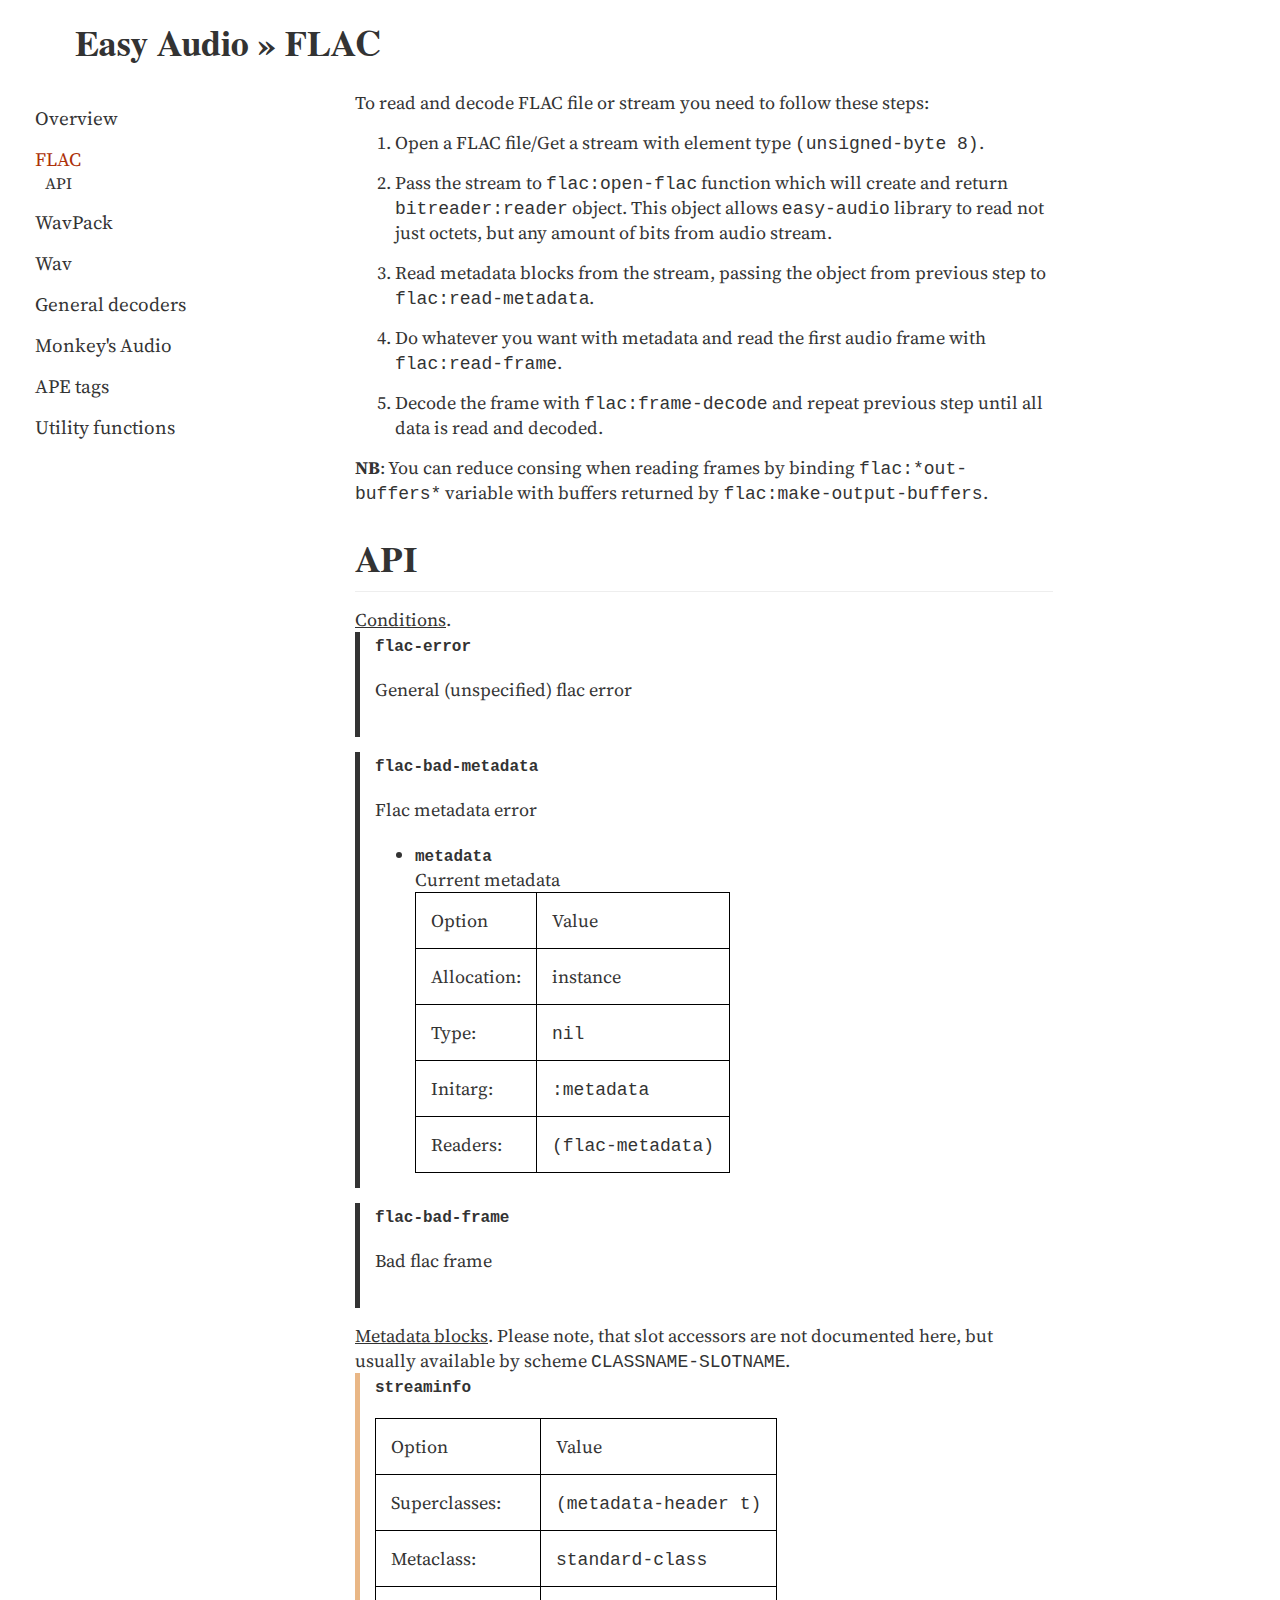
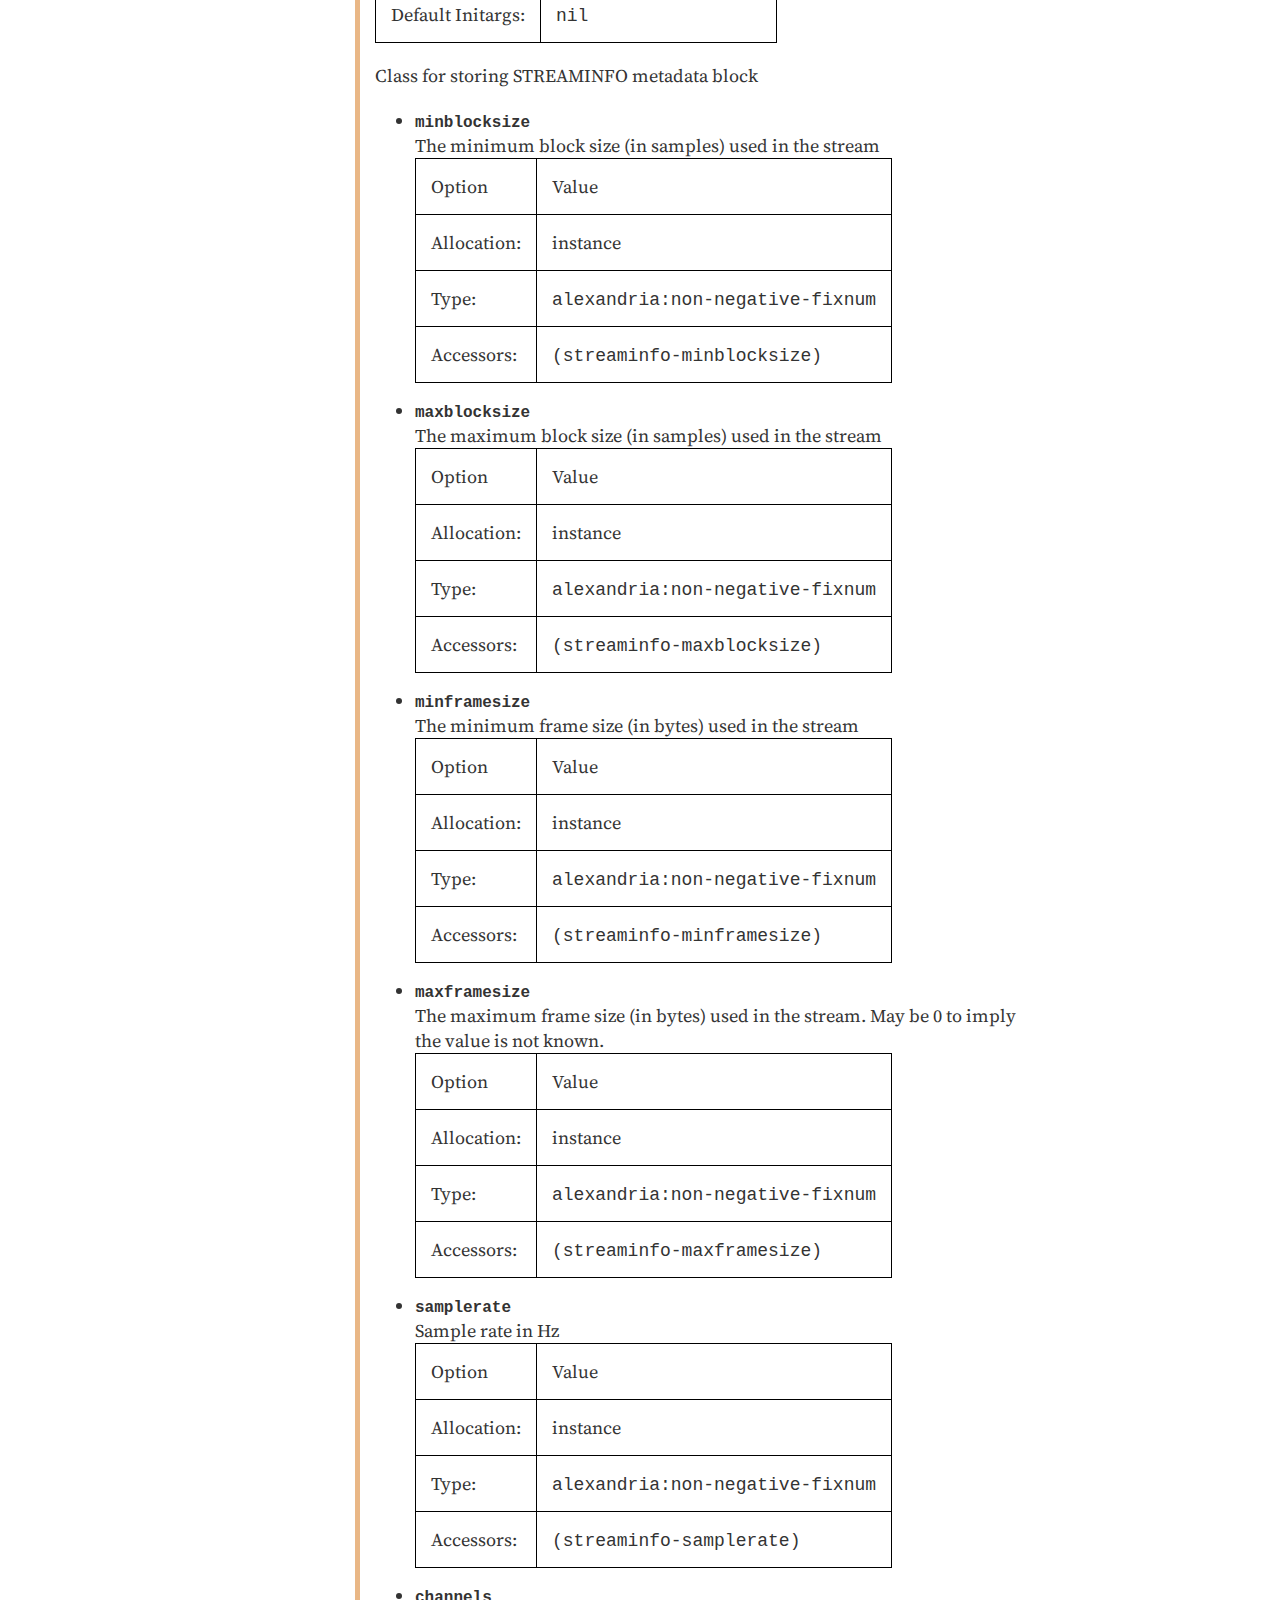
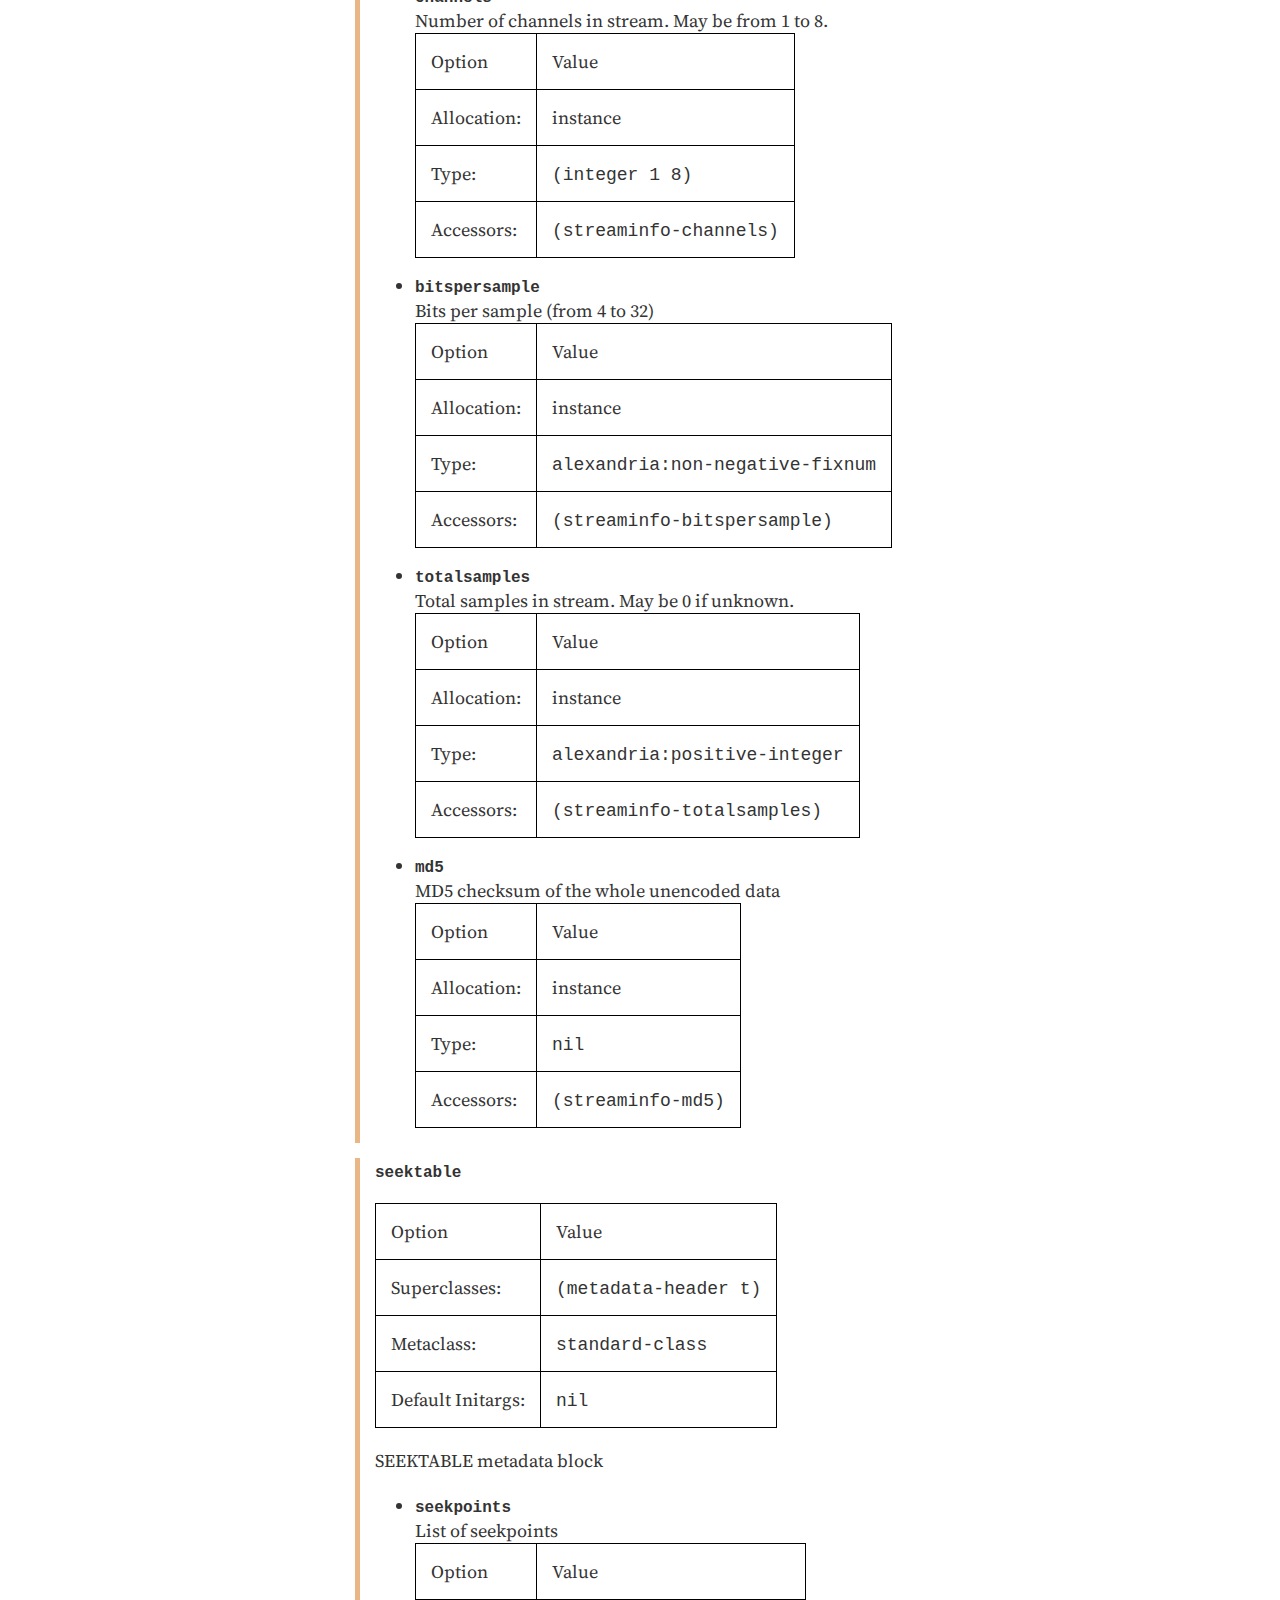
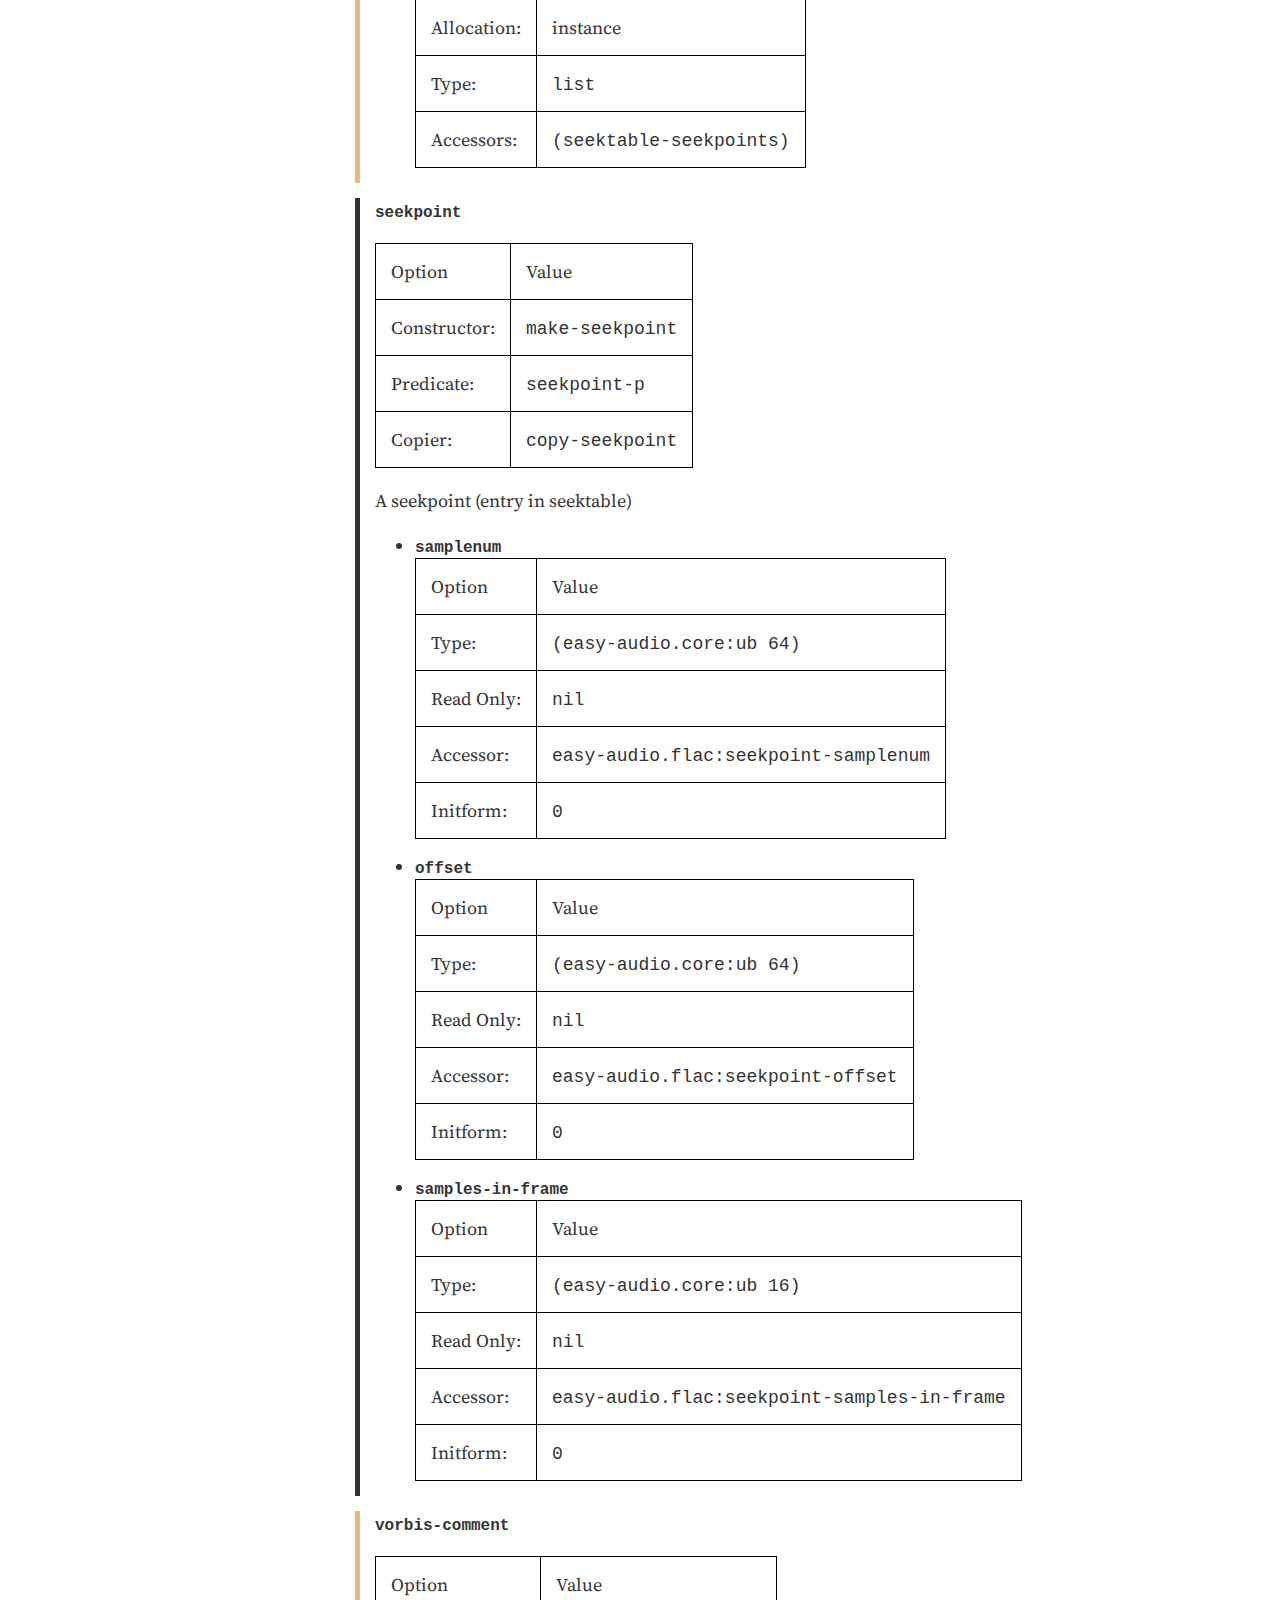
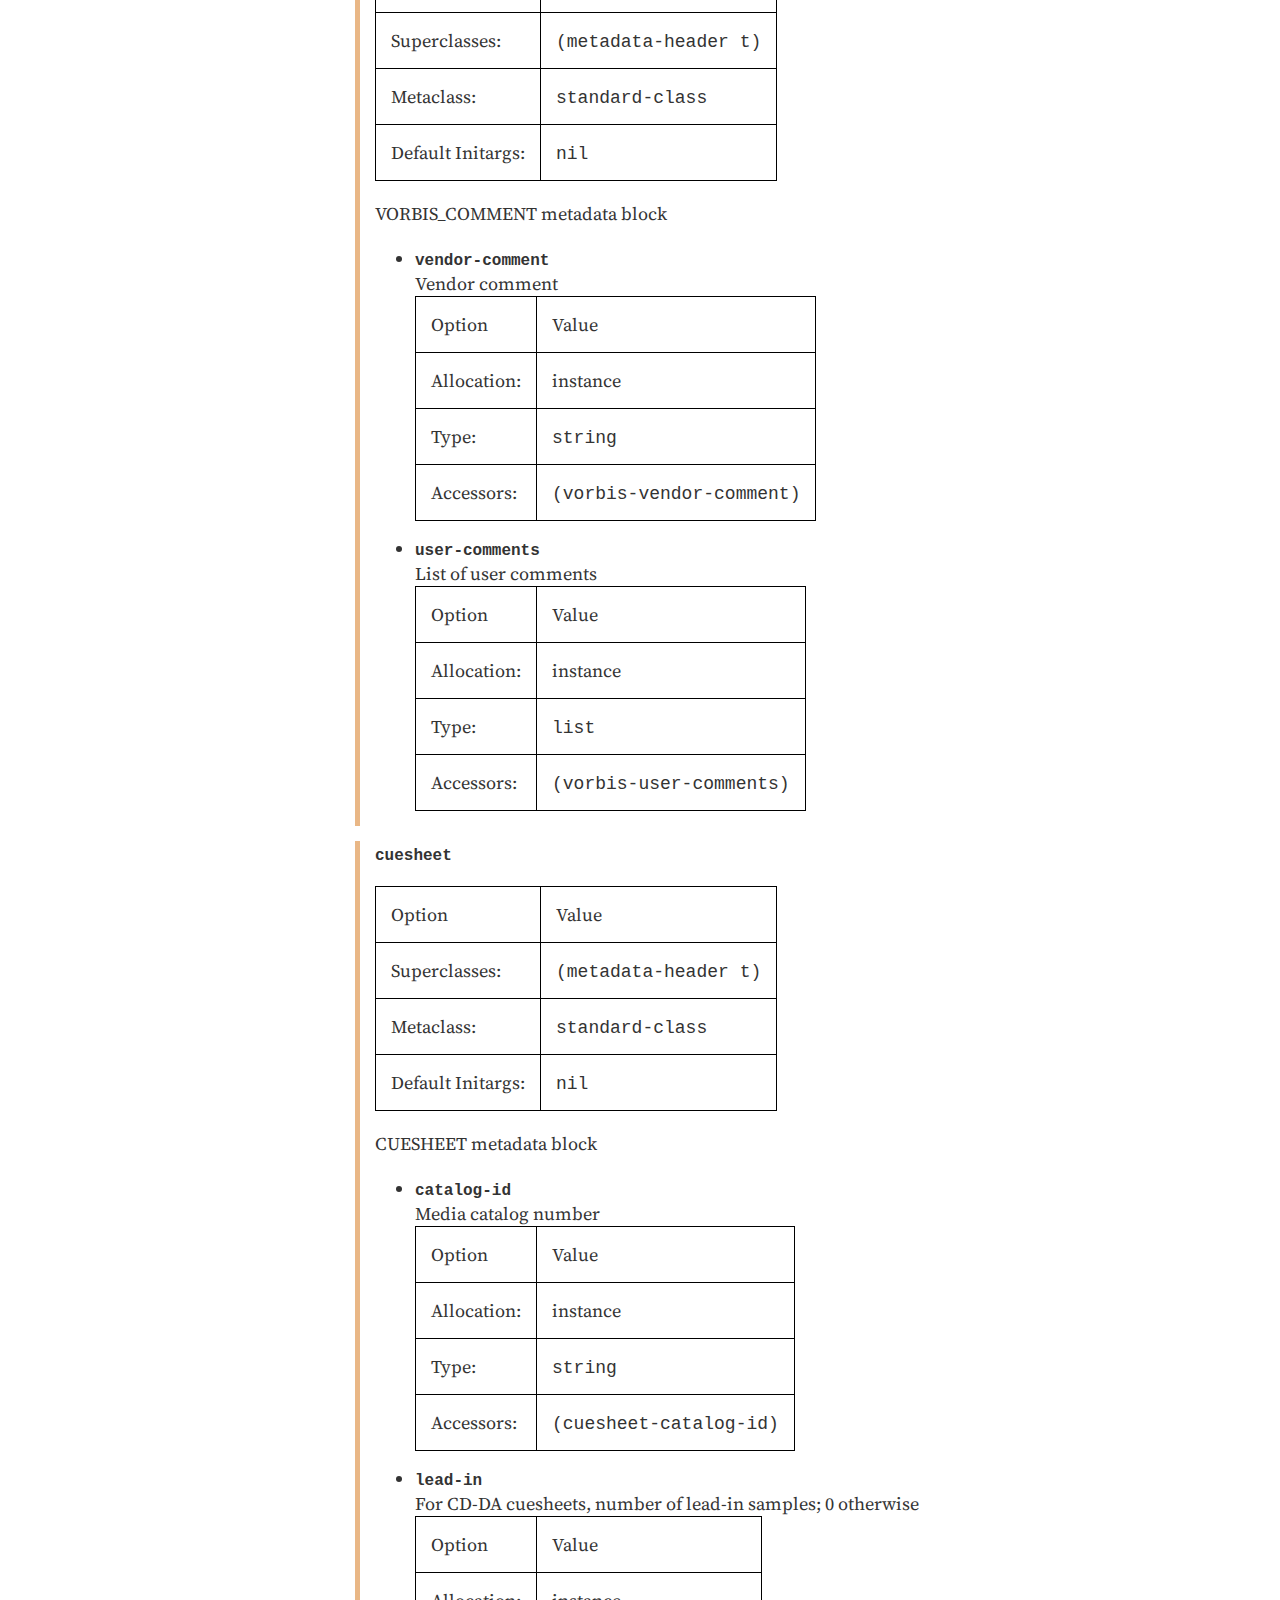
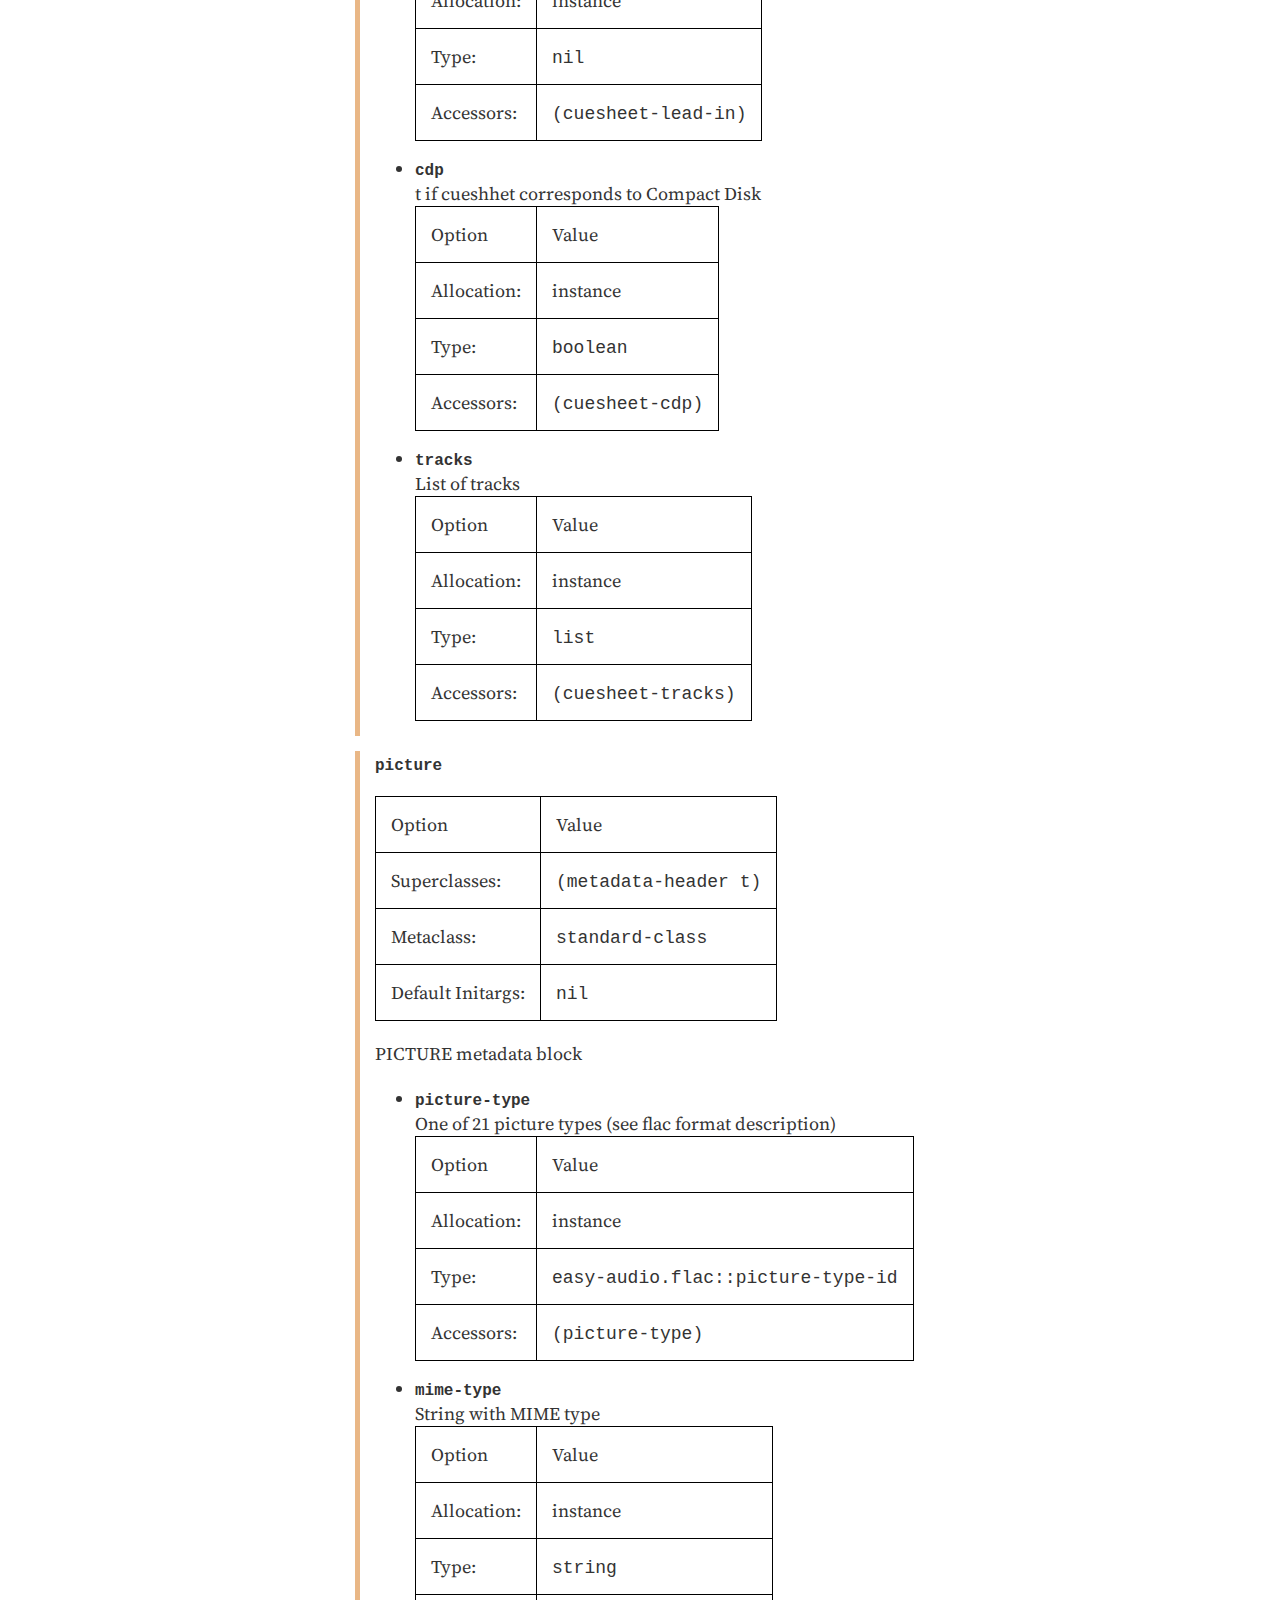
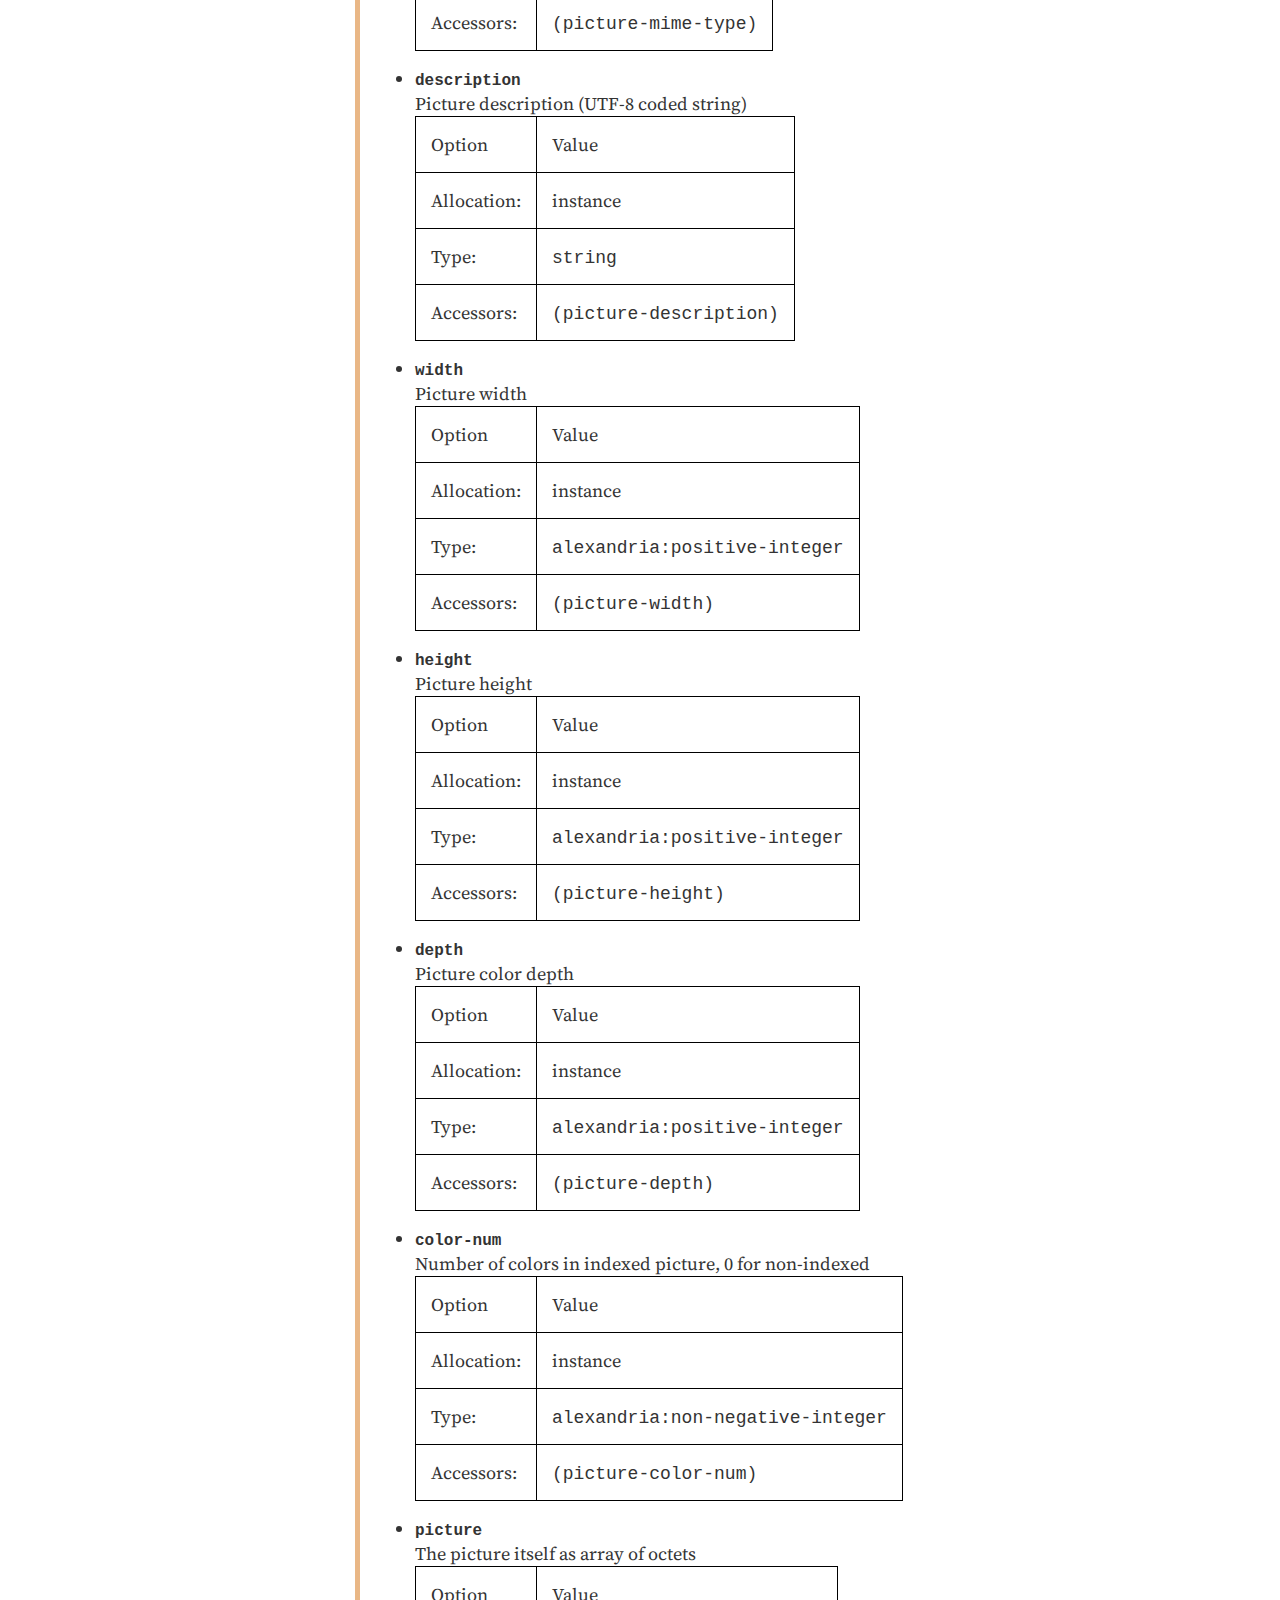
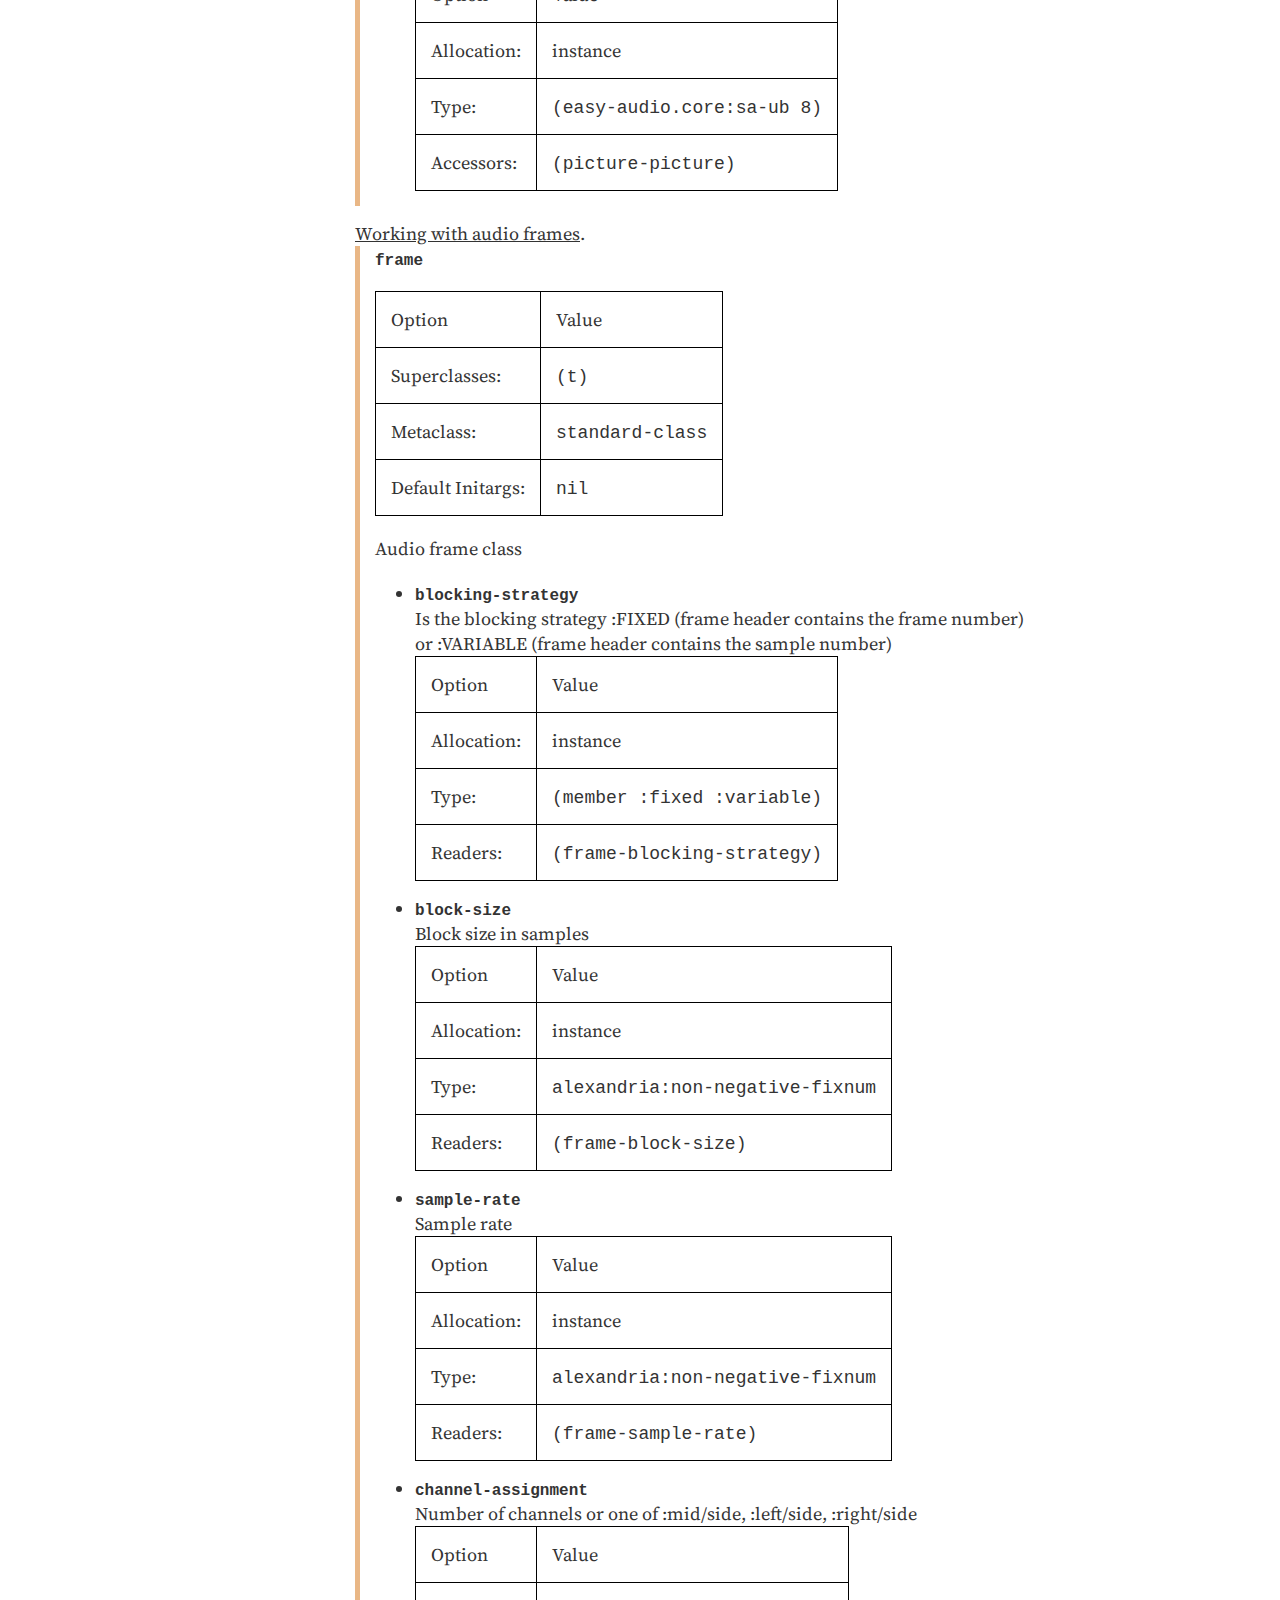
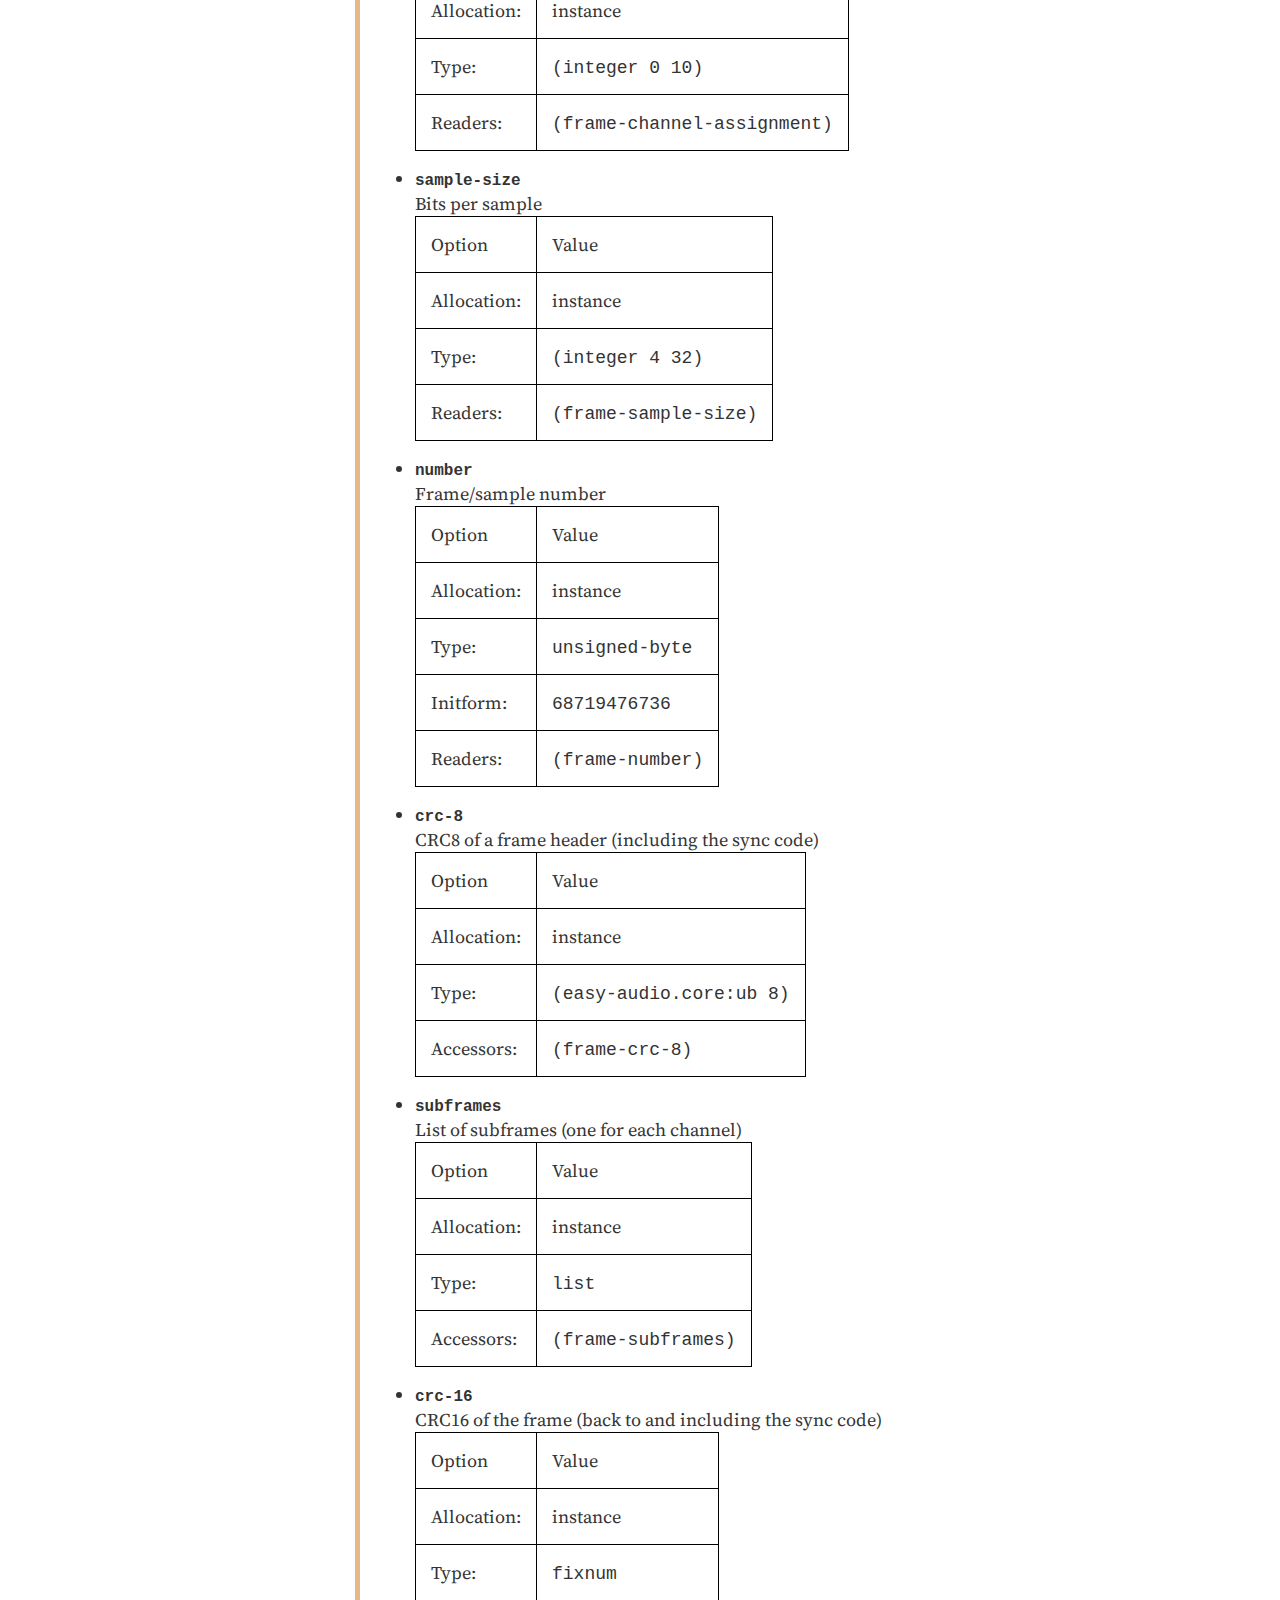
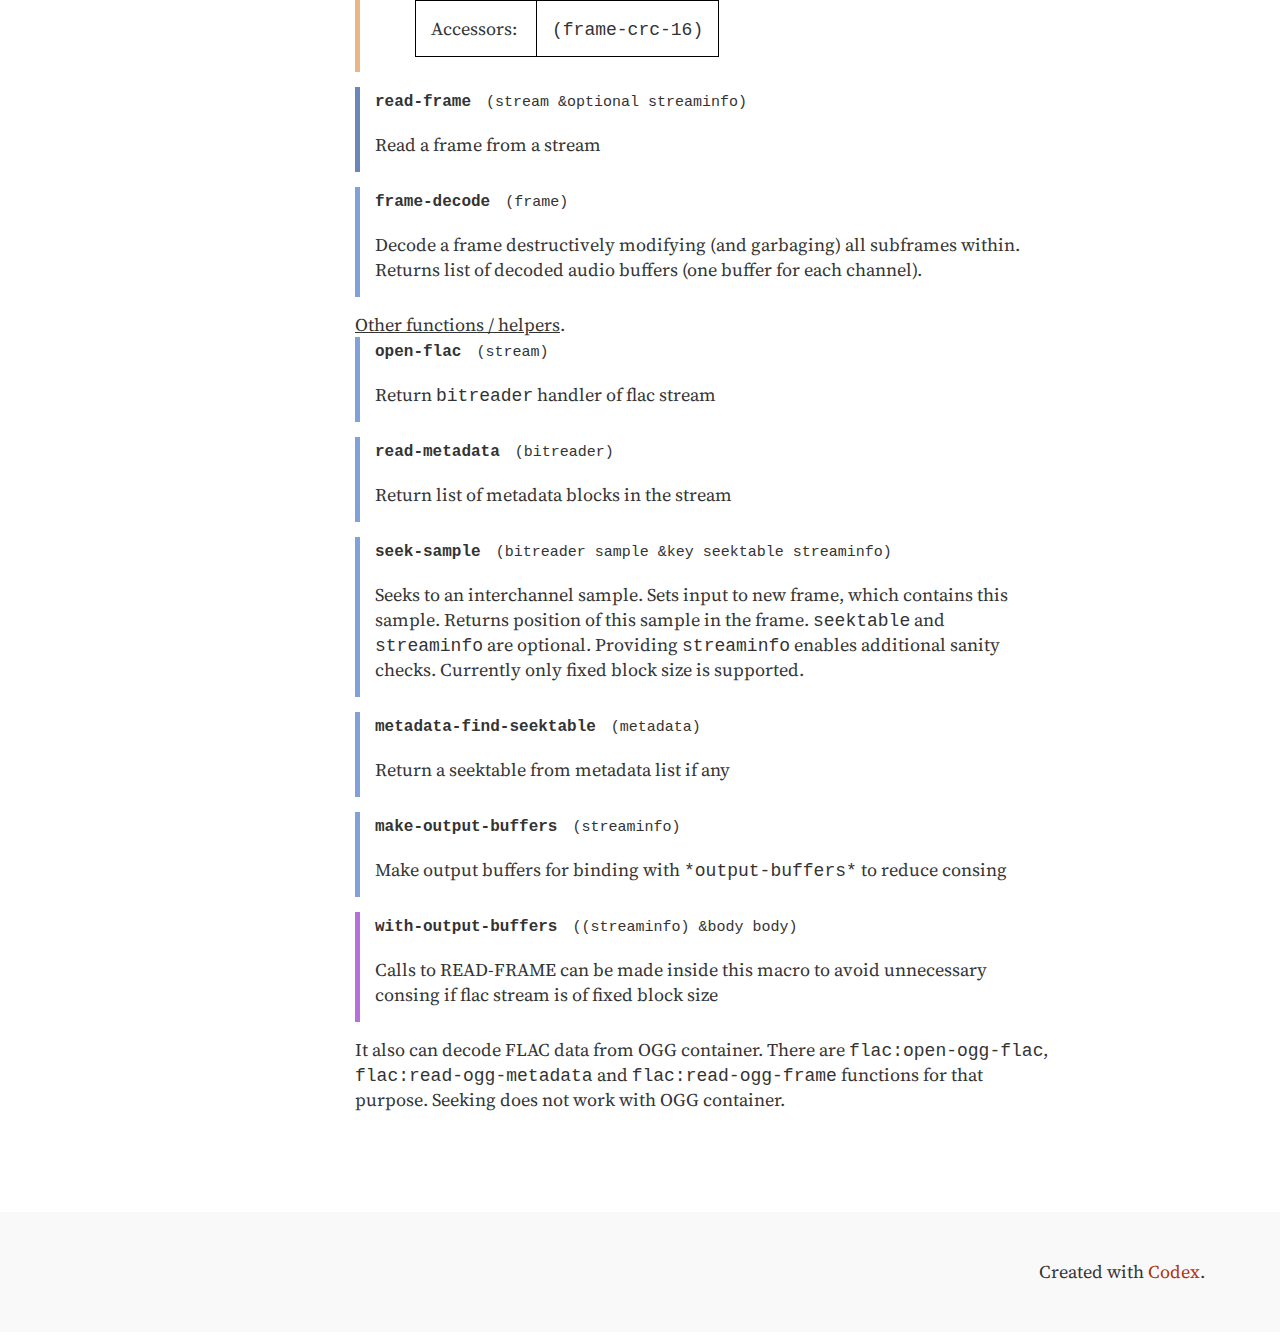
<file: flac.html>
<!DOCTYPE html>
<html lang="en">
  <head>
    <meta charset="utf-8">
    <meta http-equiv="X-UA-Compatible" content="IE=edge">
    <meta name="viewport" content="width=device-width, initial-scale=1">
    <title>
  FLAC &ndash; Easy Audio
</title>
    <link rel="stylesheet" href="static/style.css"/>
    
  <link rel="stylesheet" href="static/highlight.css"/>
  <script src="static/highlight.js"></script>
  <script src="static/load-mathjax.js" async></script>
  <style>
   /* Highlight the current top-level TOC item, and hide the TOC of all other items */

   .toc a[data-node="flac"] {
       color: #AD3108;
   }

   .toc ol {
       display: none;
   }

   .toc > ol {
       display: block;
   }

   .toc li a[data-node="flac"] + ol {
       display: block;
   }

   .toc li a[data-node="flac"] + ol li {
       font-size: 16px;
       margin: 0 10px;
   }

   .toc li a[active] + ol li:first-child {
       margin-top: 5px;
   }
  </style>

  </head>
  <body>
    
  <h1 class="doc-title">Easy Audio » FLAC</h1>
  <article id="article" data-section="flac">
    <aside>
      <ol class="toc"><li><a href="index.html" data-node="index">Overview</a></li><li><a href="flac.html" data-node="flac">FLAC</a><ol><li><a href="flac.html#api" data-node="api">API</a></li></ol></li><li><a href="wavpack.html" data-node="wavpack">WavPack</a><ol><li><a href="0-api.html" data-node="0-api">API</a></li></ol></li><li><a href="wav.html" data-node="wav">Wav</a><ol><li><a href="1-api.html" data-node="1-api">API</a></li></ol></li><li><a href="general-decoders.html" data-node="general-decoders">General decoders</a><ol><li><a href="2-api.html" data-node="2-api">API</a></li></ol></li><li><a href="ape.html" data-node="ape">Monkey's Audio</a><ol><li><a href="3-api.html" data-node="3-api">API</a></li></ol></li><li><a href="ape-tags.html" data-node="ape-tags">APE tags</a><ol><li><a href="4-api.html" data-node="4-api">API</a></li></ol></li><li><a href="utility-functions.html" data-node="utility-functions">Utility functions</a></li></ol>
    </aside>
    <main class="codex-section">
      
   To read and decode FLAC file or stream you need to follow these steps:
   <ol><li>Open a FLAC file/Get a stream with element type <code>(unsigned-byte 8)</code>.</li><li>Pass the stream to <code>flac:open-flac</code> function which will create and
            return <code>bitreader:reader</code> object. This object allows
            <code>easy-audio</code> library to read not just octets, but any amount of
            bits from audio stream.</li><li>Read metadata blocks from the stream, passing the object from previous
            step to <code>flac:read-metadata</code>.</li><li>Do whatever you want with metadata and read the first audio frame with
            <code>flac:read-frame</code>.</li><li>Decode the frame with <code>flac:frame-decode</code> and repeat previous step
            until all data is read and decoded.</li></ol>
   <b>NB</b>: You can reduce consing when reading frames by binding
   <code>flac:*out-buffers*</code> variable with buffers returned by
   <code>flac:make-output-buffers</code>.<h1 id="api">API</h1>
   <u>Conditions</u>.
   
      <div class="codex-doc-node codex-record codex-condition"><code class="codex-name">flac-error</code><div class="codex-docstring">General (unspecified) flac error</div><ul class="codex-slot-list"></ul></div>
      <div class="codex-doc-node codex-record codex-condition"><code class="codex-name">flac-bad-metadata</code><div class="codex-docstring">Flac metadata error</div><ul class="codex-slot-list"><li class="codex-slot codex-class-slot"><code class="codex-name">metadata</code><div class="codex-docstring">Current metadata</div><div class="codex-class-struct-slot-option-node"><table class="codex-class-struct-slot-option-table"><tr class="codex-class-struct-slot-option-row"><td class="codex-class-struct-slot-option-header-cell">Option</td><td class="codex-class-struct-slot-option-header-cell">Value</td></tr><tr class="codex-class-struct-slot-option-row"><td class="codex-class-struct-slot-option-label-cell">Allocation:</td><td class="codex-class-struct-slot-option-value-cell codex-class-struct-slot-option-symbol-list-cell">instance</td></tr><tr class="codex-class-struct-slot-option-row"><td class="codex-class-struct-slot-option-label-cell">Type:</td><td class="codex-class-struct-slot-option-value-cell codex-class-struct-slot-option-symbol-list-cell"><code class="codex-class-struct-slot-symbol-list">nil</code></td></tr><tr class="codex-class-struct-slot-option-row"><td class="codex-class-struct-slot-option-label-cell">Initarg:</td><td class="codex-class-struct-slot-option-value-cell codex-class-struct-slot-option-symbol-list-cell"><code class="codex-class-struct-slot-symbol-list">:metadata</code></td></tr><tr class="codex-class-struct-slot-option-row"><td class="codex-class-struct-slot-option-label-cell">Readers:</td><td class="codex-class-struct-slot-option-value-cell codex-class-struct-slot-option-symbol-list-cell"><code class="codex-class-struct-slot-symbol-list">(flac-metadata)</code></td></tr></table></div></li></ul></div>
      <div class="codex-doc-node codex-record codex-condition"><code class="codex-name">flac-bad-frame</code><div class="codex-docstring">Bad flac frame</div><ul class="codex-slot-list"></ul></div>
   
   <u>Metadata blocks</u>.
   Please note, that slot accessors are not documented here, but usually available
   by scheme <code>CLASSNAME-SLOTNAME</code>.
   
      <div class="codex-doc-node codex-record codex-class"><code class="codex-name">streaminfo</code><div class="codex-class-struct-slot-option-node"><table class="codex-class-struct-slot-option-table"><tr class="codex-class-struct-slot-option-row"><td class="codex-class-struct-slot-option-header-cell">Option</td><td class="codex-class-struct-slot-option-header-cell">Value</td></tr><tr class="codex-class-struct-slot-option-row"><td class="codex-class-struct-slot-option-label-cell">Superclasses:</td><td class="codex-class-struct-slot-option-value-cell codex-class-struct-slot-option-symbol-list-cell"><code class="codex-class-struct-slot-symbol-list">(metadata-header t)</code></td></tr><tr class="codex-class-struct-slot-option-row"><td class="codex-class-struct-slot-option-label-cell">Metaclass:</td><td class="codex-class-struct-slot-option-value-cell codex-class-struct-slot-option-symbol-list-cell"><code class="codex-class-struct-slot-symbol-list">standard-class</code></td></tr><tr class="codex-class-struct-slot-option-row"><td class="codex-class-struct-slot-option-label-cell">Default Initargs:</td><td class="codex-class-struct-slot-option-value-cell codex-class-struct-slot-option-symbol-list-cell"><code class="codex-class-struct-slot-symbol-list">nil</code></td></tr></table></div><div class="codex-docstring">Class for storing STREAMINFO metadata block</div><ul class="codex-slot-list"><li class="codex-slot codex-class-slot"><code class="codex-name">minblocksize</code><div class="codex-docstring">The minimum block size (in samples) used in the stream</div><div class="codex-class-struct-slot-option-node"><table class="codex-class-struct-slot-option-table"><tr class="codex-class-struct-slot-option-row"><td class="codex-class-struct-slot-option-header-cell">Option</td><td class="codex-class-struct-slot-option-header-cell">Value</td></tr><tr class="codex-class-struct-slot-option-row"><td class="codex-class-struct-slot-option-label-cell">Allocation:</td><td class="codex-class-struct-slot-option-value-cell codex-class-struct-slot-option-symbol-list-cell">instance</td></tr><tr class="codex-class-struct-slot-option-row"><td class="codex-class-struct-slot-option-label-cell">Type:</td><td class="codex-class-struct-slot-option-value-cell codex-class-struct-slot-option-symbol-list-cell"><code class="codex-class-struct-slot-symbol-list">alexandria:non-negative-fixnum</code></td></tr><tr class="codex-class-struct-slot-option-row"><td class="codex-class-struct-slot-option-label-cell">Accessors:</td><td class="codex-class-struct-slot-option-value-cell codex-class-struct-slot-option-symbol-list-cell"><code class="codex-class-struct-slot-symbol-list">(streaminfo-minblocksize)</code></td></tr></table></div></li><li class="codex-slot codex-class-slot"><code class="codex-name">maxblocksize</code><div class="codex-docstring">The maximum block size (in samples) used in the stream</div><div class="codex-class-struct-slot-option-node"><table class="codex-class-struct-slot-option-table"><tr class="codex-class-struct-slot-option-row"><td class="codex-class-struct-slot-option-header-cell">Option</td><td class="codex-class-struct-slot-option-header-cell">Value</td></tr><tr class="codex-class-struct-slot-option-row"><td class="codex-class-struct-slot-option-label-cell">Allocation:</td><td class="codex-class-struct-slot-option-value-cell codex-class-struct-slot-option-symbol-list-cell">instance</td></tr><tr class="codex-class-struct-slot-option-row"><td class="codex-class-struct-slot-option-label-cell">Type:</td><td class="codex-class-struct-slot-option-value-cell codex-class-struct-slot-option-symbol-list-cell"><code class="codex-class-struct-slot-symbol-list">alexandria:non-negative-fixnum</code></td></tr><tr class="codex-class-struct-slot-option-row"><td class="codex-class-struct-slot-option-label-cell">Accessors:</td><td class="codex-class-struct-slot-option-value-cell codex-class-struct-slot-option-symbol-list-cell"><code class="codex-class-struct-slot-symbol-list">(streaminfo-maxblocksize)</code></td></tr></table></div></li><li class="codex-slot codex-class-slot"><code class="codex-name">minframesize</code><div class="codex-docstring">The minimum frame size (in bytes) used in the stream</div><div class="codex-class-struct-slot-option-node"><table class="codex-class-struct-slot-option-table"><tr class="codex-class-struct-slot-option-row"><td class="codex-class-struct-slot-option-header-cell">Option</td><td class="codex-class-struct-slot-option-header-cell">Value</td></tr><tr class="codex-class-struct-slot-option-row"><td class="codex-class-struct-slot-option-label-cell">Allocation:</td><td class="codex-class-struct-slot-option-value-cell codex-class-struct-slot-option-symbol-list-cell">instance</td></tr><tr class="codex-class-struct-slot-option-row"><td class="codex-class-struct-slot-option-label-cell">Type:</td><td class="codex-class-struct-slot-option-value-cell codex-class-struct-slot-option-symbol-list-cell"><code class="codex-class-struct-slot-symbol-list">alexandria:non-negative-fixnum</code></td></tr><tr class="codex-class-struct-slot-option-row"><td class="codex-class-struct-slot-option-label-cell">Accessors:</td><td class="codex-class-struct-slot-option-value-cell codex-class-struct-slot-option-symbol-list-cell"><code class="codex-class-struct-slot-symbol-list">(streaminfo-minframesize)</code></td></tr></table></div></li><li class="codex-slot codex-class-slot"><code class="codex-name">maxframesize</code><div class="codex-docstring">The maximum frame size (in bytes) used in the stream. May be
0 to imply the value is not known.</div><div class="codex-class-struct-slot-option-node"><table class="codex-class-struct-slot-option-table"><tr class="codex-class-struct-slot-option-row"><td class="codex-class-struct-slot-option-header-cell">Option</td><td class="codex-class-struct-slot-option-header-cell">Value</td></tr><tr class="codex-class-struct-slot-option-row"><td class="codex-class-struct-slot-option-label-cell">Allocation:</td><td class="codex-class-struct-slot-option-value-cell codex-class-struct-slot-option-symbol-list-cell">instance</td></tr><tr class="codex-class-struct-slot-option-row"><td class="codex-class-struct-slot-option-label-cell">Type:</td><td class="codex-class-struct-slot-option-value-cell codex-class-struct-slot-option-symbol-list-cell"><code class="codex-class-struct-slot-symbol-list">alexandria:non-negative-fixnum</code></td></tr><tr class="codex-class-struct-slot-option-row"><td class="codex-class-struct-slot-option-label-cell">Accessors:</td><td class="codex-class-struct-slot-option-value-cell codex-class-struct-slot-option-symbol-list-cell"><code class="codex-class-struct-slot-symbol-list">(streaminfo-maxframesize)</code></td></tr></table></div></li><li class="codex-slot codex-class-slot"><code class="codex-name">samplerate</code><div class="codex-docstring">Sample rate in Hz</div><div class="codex-class-struct-slot-option-node"><table class="codex-class-struct-slot-option-table"><tr class="codex-class-struct-slot-option-row"><td class="codex-class-struct-slot-option-header-cell">Option</td><td class="codex-class-struct-slot-option-header-cell">Value</td></tr><tr class="codex-class-struct-slot-option-row"><td class="codex-class-struct-slot-option-label-cell">Allocation:</td><td class="codex-class-struct-slot-option-value-cell codex-class-struct-slot-option-symbol-list-cell">instance</td></tr><tr class="codex-class-struct-slot-option-row"><td class="codex-class-struct-slot-option-label-cell">Type:</td><td class="codex-class-struct-slot-option-value-cell codex-class-struct-slot-option-symbol-list-cell"><code class="codex-class-struct-slot-symbol-list">alexandria:non-negative-fixnum</code></td></tr><tr class="codex-class-struct-slot-option-row"><td class="codex-class-struct-slot-option-label-cell">Accessors:</td><td class="codex-class-struct-slot-option-value-cell codex-class-struct-slot-option-symbol-list-cell"><code class="codex-class-struct-slot-symbol-list">(streaminfo-samplerate)</code></td></tr></table></div></li><li class="codex-slot codex-class-slot"><code class="codex-name">channels</code><div class="codex-docstring">Number of channels in stream. May be from 1 to 8.</div><div class="codex-class-struct-slot-option-node"><table class="codex-class-struct-slot-option-table"><tr class="codex-class-struct-slot-option-row"><td class="codex-class-struct-slot-option-header-cell">Option</td><td class="codex-class-struct-slot-option-header-cell">Value</td></tr><tr class="codex-class-struct-slot-option-row"><td class="codex-class-struct-slot-option-label-cell">Allocation:</td><td class="codex-class-struct-slot-option-value-cell codex-class-struct-slot-option-symbol-list-cell">instance</td></tr><tr class="codex-class-struct-slot-option-row"><td class="codex-class-struct-slot-option-label-cell">Type:</td><td class="codex-class-struct-slot-option-value-cell codex-class-struct-slot-option-symbol-list-cell"><code class="codex-class-struct-slot-symbol-list">(integer 1 8)</code></td></tr><tr class="codex-class-struct-slot-option-row"><td class="codex-class-struct-slot-option-label-cell">Accessors:</td><td class="codex-class-struct-slot-option-value-cell codex-class-struct-slot-option-symbol-list-cell"><code class="codex-class-struct-slot-symbol-list">(streaminfo-channels)</code></td></tr></table></div></li><li class="codex-slot codex-class-slot"><code class="codex-name">bitspersample</code><div class="codex-docstring">Bits per sample (from 4 to 32)</div><div class="codex-class-struct-slot-option-node"><table class="codex-class-struct-slot-option-table"><tr class="codex-class-struct-slot-option-row"><td class="codex-class-struct-slot-option-header-cell">Option</td><td class="codex-class-struct-slot-option-header-cell">Value</td></tr><tr class="codex-class-struct-slot-option-row"><td class="codex-class-struct-slot-option-label-cell">Allocation:</td><td class="codex-class-struct-slot-option-value-cell codex-class-struct-slot-option-symbol-list-cell">instance</td></tr><tr class="codex-class-struct-slot-option-row"><td class="codex-class-struct-slot-option-label-cell">Type:</td><td class="codex-class-struct-slot-option-value-cell codex-class-struct-slot-option-symbol-list-cell"><code class="codex-class-struct-slot-symbol-list">alexandria:non-negative-fixnum</code></td></tr><tr class="codex-class-struct-slot-option-row"><td class="codex-class-struct-slot-option-label-cell">Accessors:</td><td class="codex-class-struct-slot-option-value-cell codex-class-struct-slot-option-symbol-list-cell"><code class="codex-class-struct-slot-symbol-list">(streaminfo-bitspersample)</code></td></tr></table></div></li><li class="codex-slot codex-class-slot"><code class="codex-name">totalsamples</code><div class="codex-docstring">Total samples in stream. May be 0 if unknown.</div><div class="codex-class-struct-slot-option-node"><table class="codex-class-struct-slot-option-table"><tr class="codex-class-struct-slot-option-row"><td class="codex-class-struct-slot-option-header-cell">Option</td><td class="codex-class-struct-slot-option-header-cell">Value</td></tr><tr class="codex-class-struct-slot-option-row"><td class="codex-class-struct-slot-option-label-cell">Allocation:</td><td class="codex-class-struct-slot-option-value-cell codex-class-struct-slot-option-symbol-list-cell">instance</td></tr><tr class="codex-class-struct-slot-option-row"><td class="codex-class-struct-slot-option-label-cell">Type:</td><td class="codex-class-struct-slot-option-value-cell codex-class-struct-slot-option-symbol-list-cell"><code class="codex-class-struct-slot-symbol-list">alexandria:positive-integer</code></td></tr><tr class="codex-class-struct-slot-option-row"><td class="codex-class-struct-slot-option-label-cell">Accessors:</td><td class="codex-class-struct-slot-option-value-cell codex-class-struct-slot-option-symbol-list-cell"><code class="codex-class-struct-slot-symbol-list">(streaminfo-totalsamples)</code></td></tr></table></div></li><li class="codex-slot codex-class-slot"><code class="codex-name">md5</code><div class="codex-docstring">MD5 checksum of the whole unencoded data</div><div class="codex-class-struct-slot-option-node"><table class="codex-class-struct-slot-option-table"><tr class="codex-class-struct-slot-option-row"><td class="codex-class-struct-slot-option-header-cell">Option</td><td class="codex-class-struct-slot-option-header-cell">Value</td></tr><tr class="codex-class-struct-slot-option-row"><td class="codex-class-struct-slot-option-label-cell">Allocation:</td><td class="codex-class-struct-slot-option-value-cell codex-class-struct-slot-option-symbol-list-cell">instance</td></tr><tr class="codex-class-struct-slot-option-row"><td class="codex-class-struct-slot-option-label-cell">Type:</td><td class="codex-class-struct-slot-option-value-cell codex-class-struct-slot-option-symbol-list-cell"><code class="codex-class-struct-slot-symbol-list">nil</code></td></tr><tr class="codex-class-struct-slot-option-row"><td class="codex-class-struct-slot-option-label-cell">Accessors:</td><td class="codex-class-struct-slot-option-value-cell codex-class-struct-slot-option-symbol-list-cell"><code class="codex-class-struct-slot-symbol-list">(streaminfo-md5)</code></td></tr></table></div></li></ul></div>
      <div class="codex-doc-node codex-record codex-class"><code class="codex-name">seektable</code><div class="codex-class-struct-slot-option-node"><table class="codex-class-struct-slot-option-table"><tr class="codex-class-struct-slot-option-row"><td class="codex-class-struct-slot-option-header-cell">Option</td><td class="codex-class-struct-slot-option-header-cell">Value</td></tr><tr class="codex-class-struct-slot-option-row"><td class="codex-class-struct-slot-option-label-cell">Superclasses:</td><td class="codex-class-struct-slot-option-value-cell codex-class-struct-slot-option-symbol-list-cell"><code class="codex-class-struct-slot-symbol-list">(metadata-header t)</code></td></tr><tr class="codex-class-struct-slot-option-row"><td class="codex-class-struct-slot-option-label-cell">Metaclass:</td><td class="codex-class-struct-slot-option-value-cell codex-class-struct-slot-option-symbol-list-cell"><code class="codex-class-struct-slot-symbol-list">standard-class</code></td></tr><tr class="codex-class-struct-slot-option-row"><td class="codex-class-struct-slot-option-label-cell">Default Initargs:</td><td class="codex-class-struct-slot-option-value-cell codex-class-struct-slot-option-symbol-list-cell"><code class="codex-class-struct-slot-symbol-list">nil</code></td></tr></table></div><div class="codex-docstring">SEEKTABLE metadata block</div><ul class="codex-slot-list"><li class="codex-slot codex-class-slot"><code class="codex-name">seekpoints</code><div class="codex-docstring">List of seekpoints</div><div class="codex-class-struct-slot-option-node"><table class="codex-class-struct-slot-option-table"><tr class="codex-class-struct-slot-option-row"><td class="codex-class-struct-slot-option-header-cell">Option</td><td class="codex-class-struct-slot-option-header-cell">Value</td></tr><tr class="codex-class-struct-slot-option-row"><td class="codex-class-struct-slot-option-label-cell">Allocation:</td><td class="codex-class-struct-slot-option-value-cell codex-class-struct-slot-option-symbol-list-cell">instance</td></tr><tr class="codex-class-struct-slot-option-row"><td class="codex-class-struct-slot-option-label-cell">Type:</td><td class="codex-class-struct-slot-option-value-cell codex-class-struct-slot-option-symbol-list-cell"><code class="codex-class-struct-slot-symbol-list">list</code></td></tr><tr class="codex-class-struct-slot-option-row"><td class="codex-class-struct-slot-option-label-cell">Accessors:</td><td class="codex-class-struct-slot-option-value-cell codex-class-struct-slot-option-symbol-list-cell"><code class="codex-class-struct-slot-symbol-list">(seektable-seekpoints)</code></td></tr></table></div></li></ul></div>
      <div class="codex-doc-node codex-record codex-structure"><code class="codex-name">seekpoint</code><div class="codex-class-struct-slot-option-node"><table class="codex-class-struct-slot-option-table"><tr class="codex-class-struct-slot-option-row"><td class="codex-class-struct-slot-option-header-cell">Option</td><td class="codex-class-struct-slot-option-header-cell">Value</td></tr><tr class="codex-class-struct-slot-option-row"><td class="codex-class-struct-slot-option-label-cell">Constructor:</td><td class="codex-class-struct-slot-option-value-cell codex-class-struct-slot-option-symbol-list-cell"><code class="codex-class-struct-slot-symbol-list">make-seekpoint</code></td></tr><tr class="codex-class-struct-slot-option-row"><td class="codex-class-struct-slot-option-label-cell">Predicate:</td><td class="codex-class-struct-slot-option-value-cell codex-class-struct-slot-option-symbol-list-cell"><code class="codex-class-struct-slot-symbol-list">seekpoint-p</code></td></tr><tr class="codex-class-struct-slot-option-row"><td class="codex-class-struct-slot-option-label-cell">Copier:</td><td class="codex-class-struct-slot-option-value-cell codex-class-struct-slot-option-symbol-list-cell"><code class="codex-class-struct-slot-symbol-list">copy-seekpoint</code></td></tr></table></div><div class="codex-docstring">A seekpoint (entry in seektable)</div><ul class="codex-slot-list"><li class="codex-slot codex-structure-slot"><code class="codex-name">samplenum</code><div class="codex-class-struct-slot-option-node"><table class="codex-class-struct-slot-option-table"><tr class="codex-class-struct-slot-option-row"><td class="codex-class-struct-slot-option-header-cell">Option</td><td class="codex-class-struct-slot-option-header-cell">Value</td></tr><tr class="codex-class-struct-slot-option-row"><td class="codex-class-struct-slot-option-label-cell">Type:</td><td class="codex-class-struct-slot-option-value-cell codex-class-struct-slot-option-symbol-list-cell"><code class="codex-class-struct-slot-symbol-list">(easy-audio.core:ub 64)</code></td></tr><tr class="codex-class-struct-slot-option-row"><td class="codex-class-struct-slot-option-label-cell">Read Only:</td><td class="codex-class-struct-slot-option-value-cell codex-class-struct-slot-option-symbol-list-cell"><code class="codex-class-struct-slot-symbol-list">nil</code></td></tr><tr class="codex-class-struct-slot-option-row"><td class="codex-class-struct-slot-option-label-cell">Accessor:</td><td class="codex-class-struct-slot-option-value-cell codex-class-struct-slot-option-symbol-list-cell"><code class="codex-class-struct-slot-symbol-list">easy-audio.flac:seekpoint-samplenum</code></td></tr><tr class="codex-class-struct-slot-option-row"><td class="codex-class-struct-slot-option-label-cell">Initform:</td><td class="codex-class-struct-slot-option-value-cell codex-class-struct-slot-option-symbol-list-cell"><code class="codex-class-struct-slot-symbol-list">0</code></td></tr></table></div></li><li class="codex-slot codex-structure-slot"><code class="codex-name">offset</code><div class="codex-class-struct-slot-option-node"><table class="codex-class-struct-slot-option-table"><tr class="codex-class-struct-slot-option-row"><td class="codex-class-struct-slot-option-header-cell">Option</td><td class="codex-class-struct-slot-option-header-cell">Value</td></tr><tr class="codex-class-struct-slot-option-row"><td class="codex-class-struct-slot-option-label-cell">Type:</td><td class="codex-class-struct-slot-option-value-cell codex-class-struct-slot-option-symbol-list-cell"><code class="codex-class-struct-slot-symbol-list">(easy-audio.core:ub 64)</code></td></tr><tr class="codex-class-struct-slot-option-row"><td class="codex-class-struct-slot-option-label-cell">Read Only:</td><td class="codex-class-struct-slot-option-value-cell codex-class-struct-slot-option-symbol-list-cell"><code class="codex-class-struct-slot-symbol-list">nil</code></td></tr><tr class="codex-class-struct-slot-option-row"><td class="codex-class-struct-slot-option-label-cell">Accessor:</td><td class="codex-class-struct-slot-option-value-cell codex-class-struct-slot-option-symbol-list-cell"><code class="codex-class-struct-slot-symbol-list">easy-audio.flac:seekpoint-offset</code></td></tr><tr class="codex-class-struct-slot-option-row"><td class="codex-class-struct-slot-option-label-cell">Initform:</td><td class="codex-class-struct-slot-option-value-cell codex-class-struct-slot-option-symbol-list-cell"><code class="codex-class-struct-slot-symbol-list">0</code></td></tr></table></div></li><li class="codex-slot codex-structure-slot"><code class="codex-name">samples-in-frame</code><div class="codex-class-struct-slot-option-node"><table class="codex-class-struct-slot-option-table"><tr class="codex-class-struct-slot-option-row"><td class="codex-class-struct-slot-option-header-cell">Option</td><td class="codex-class-struct-slot-option-header-cell">Value</td></tr><tr class="codex-class-struct-slot-option-row"><td class="codex-class-struct-slot-option-label-cell">Type:</td><td class="codex-class-struct-slot-option-value-cell codex-class-struct-slot-option-symbol-list-cell"><code class="codex-class-struct-slot-symbol-list">(easy-audio.core:ub 16)</code></td></tr><tr class="codex-class-struct-slot-option-row"><td class="codex-class-struct-slot-option-label-cell">Read Only:</td><td class="codex-class-struct-slot-option-value-cell codex-class-struct-slot-option-symbol-list-cell"><code class="codex-class-struct-slot-symbol-list">nil</code></td></tr><tr class="codex-class-struct-slot-option-row"><td class="codex-class-struct-slot-option-label-cell">Accessor:</td><td class="codex-class-struct-slot-option-value-cell codex-class-struct-slot-option-symbol-list-cell"><code class="codex-class-struct-slot-symbol-list">easy-audio.flac:seekpoint-samples-in-frame</code></td></tr><tr class="codex-class-struct-slot-option-row"><td class="codex-class-struct-slot-option-label-cell">Initform:</td><td class="codex-class-struct-slot-option-value-cell codex-class-struct-slot-option-symbol-list-cell"><code class="codex-class-struct-slot-symbol-list">0</code></td></tr></table></div></li></ul></div>
      <div class="codex-doc-node codex-record codex-class"><code class="codex-name">vorbis-comment</code><div class="codex-class-struct-slot-option-node"><table class="codex-class-struct-slot-option-table"><tr class="codex-class-struct-slot-option-row"><td class="codex-class-struct-slot-option-header-cell">Option</td><td class="codex-class-struct-slot-option-header-cell">Value</td></tr><tr class="codex-class-struct-slot-option-row"><td class="codex-class-struct-slot-option-label-cell">Superclasses:</td><td class="codex-class-struct-slot-option-value-cell codex-class-struct-slot-option-symbol-list-cell"><code class="codex-class-struct-slot-symbol-list">(metadata-header t)</code></td></tr><tr class="codex-class-struct-slot-option-row"><td class="codex-class-struct-slot-option-label-cell">Metaclass:</td><td class="codex-class-struct-slot-option-value-cell codex-class-struct-slot-option-symbol-list-cell"><code class="codex-class-struct-slot-symbol-list">standard-class</code></td></tr><tr class="codex-class-struct-slot-option-row"><td class="codex-class-struct-slot-option-label-cell">Default Initargs:</td><td class="codex-class-struct-slot-option-value-cell codex-class-struct-slot-option-symbol-list-cell"><code class="codex-class-struct-slot-symbol-list">nil</code></td></tr></table></div><div class="codex-docstring">VORBIS_COMMENT metadata block</div><ul class="codex-slot-list"><li class="codex-slot codex-class-slot"><code class="codex-name">vendor-comment</code><div class="codex-docstring">Vendor comment</div><div class="codex-class-struct-slot-option-node"><table class="codex-class-struct-slot-option-table"><tr class="codex-class-struct-slot-option-row"><td class="codex-class-struct-slot-option-header-cell">Option</td><td class="codex-class-struct-slot-option-header-cell">Value</td></tr><tr class="codex-class-struct-slot-option-row"><td class="codex-class-struct-slot-option-label-cell">Allocation:</td><td class="codex-class-struct-slot-option-value-cell codex-class-struct-slot-option-symbol-list-cell">instance</td></tr><tr class="codex-class-struct-slot-option-row"><td class="codex-class-struct-slot-option-label-cell">Type:</td><td class="codex-class-struct-slot-option-value-cell codex-class-struct-slot-option-symbol-list-cell"><code class="codex-class-struct-slot-symbol-list">string</code></td></tr><tr class="codex-class-struct-slot-option-row"><td class="codex-class-struct-slot-option-label-cell">Accessors:</td><td class="codex-class-struct-slot-option-value-cell codex-class-struct-slot-option-symbol-list-cell"><code class="codex-class-struct-slot-symbol-list">(vorbis-vendor-comment)</code></td></tr></table></div></li><li class="codex-slot codex-class-slot"><code class="codex-name">user-comments</code><div class="codex-docstring">List of user comments</div><div class="codex-class-struct-slot-option-node"><table class="codex-class-struct-slot-option-table"><tr class="codex-class-struct-slot-option-row"><td class="codex-class-struct-slot-option-header-cell">Option</td><td class="codex-class-struct-slot-option-header-cell">Value</td></tr><tr class="codex-class-struct-slot-option-row"><td class="codex-class-struct-slot-option-label-cell">Allocation:</td><td class="codex-class-struct-slot-option-value-cell codex-class-struct-slot-option-symbol-list-cell">instance</td></tr><tr class="codex-class-struct-slot-option-row"><td class="codex-class-struct-slot-option-label-cell">Type:</td><td class="codex-class-struct-slot-option-value-cell codex-class-struct-slot-option-symbol-list-cell"><code class="codex-class-struct-slot-symbol-list">list</code></td></tr><tr class="codex-class-struct-slot-option-row"><td class="codex-class-struct-slot-option-label-cell">Accessors:</td><td class="codex-class-struct-slot-option-value-cell codex-class-struct-slot-option-symbol-list-cell"><code class="codex-class-struct-slot-symbol-list">(vorbis-user-comments)</code></td></tr></table></div></li></ul></div>
      <div class="codex-doc-node codex-record codex-class"><code class="codex-name">cuesheet</code><div class="codex-class-struct-slot-option-node"><table class="codex-class-struct-slot-option-table"><tr class="codex-class-struct-slot-option-row"><td class="codex-class-struct-slot-option-header-cell">Option</td><td class="codex-class-struct-slot-option-header-cell">Value</td></tr><tr class="codex-class-struct-slot-option-row"><td class="codex-class-struct-slot-option-label-cell">Superclasses:</td><td class="codex-class-struct-slot-option-value-cell codex-class-struct-slot-option-symbol-list-cell"><code class="codex-class-struct-slot-symbol-list">(metadata-header t)</code></td></tr><tr class="codex-class-struct-slot-option-row"><td class="codex-class-struct-slot-option-label-cell">Metaclass:</td><td class="codex-class-struct-slot-option-value-cell codex-class-struct-slot-option-symbol-list-cell"><code class="codex-class-struct-slot-symbol-list">standard-class</code></td></tr><tr class="codex-class-struct-slot-option-row"><td class="codex-class-struct-slot-option-label-cell">Default Initargs:</td><td class="codex-class-struct-slot-option-value-cell codex-class-struct-slot-option-symbol-list-cell"><code class="codex-class-struct-slot-symbol-list">nil</code></td></tr></table></div><div class="codex-docstring">CUESHEET metadata block</div><ul class="codex-slot-list"><li class="codex-slot codex-class-slot"><code class="codex-name">catalog-id</code><div class="codex-docstring">Media catalog number</div><div class="codex-class-struct-slot-option-node"><table class="codex-class-struct-slot-option-table"><tr class="codex-class-struct-slot-option-row"><td class="codex-class-struct-slot-option-header-cell">Option</td><td class="codex-class-struct-slot-option-header-cell">Value</td></tr><tr class="codex-class-struct-slot-option-row"><td class="codex-class-struct-slot-option-label-cell">Allocation:</td><td class="codex-class-struct-slot-option-value-cell codex-class-struct-slot-option-symbol-list-cell">instance</td></tr><tr class="codex-class-struct-slot-option-row"><td class="codex-class-struct-slot-option-label-cell">Type:</td><td class="codex-class-struct-slot-option-value-cell codex-class-struct-slot-option-symbol-list-cell"><code class="codex-class-struct-slot-symbol-list">string</code></td></tr><tr class="codex-class-struct-slot-option-row"><td class="codex-class-struct-slot-option-label-cell">Accessors:</td><td class="codex-class-struct-slot-option-value-cell codex-class-struct-slot-option-symbol-list-cell"><code class="codex-class-struct-slot-symbol-list">(cuesheet-catalog-id)</code></td></tr></table></div></li><li class="codex-slot codex-class-slot"><code class="codex-name">lead-in</code><div class="codex-docstring">For CD-DA cuesheets, number of lead-in samples; 0 otherwise</div><div class="codex-class-struct-slot-option-node"><table class="codex-class-struct-slot-option-table"><tr class="codex-class-struct-slot-option-row"><td class="codex-class-struct-slot-option-header-cell">Option</td><td class="codex-class-struct-slot-option-header-cell">Value</td></tr><tr class="codex-class-struct-slot-option-row"><td class="codex-class-struct-slot-option-label-cell">Allocation:</td><td class="codex-class-struct-slot-option-value-cell codex-class-struct-slot-option-symbol-list-cell">instance</td></tr><tr class="codex-class-struct-slot-option-row"><td class="codex-class-struct-slot-option-label-cell">Type:</td><td class="codex-class-struct-slot-option-value-cell codex-class-struct-slot-option-symbol-list-cell"><code class="codex-class-struct-slot-symbol-list">nil</code></td></tr><tr class="codex-class-struct-slot-option-row"><td class="codex-class-struct-slot-option-label-cell">Accessors:</td><td class="codex-class-struct-slot-option-value-cell codex-class-struct-slot-option-symbol-list-cell"><code class="codex-class-struct-slot-symbol-list">(cuesheet-lead-in)</code></td></tr></table></div></li><li class="codex-slot codex-class-slot"><code class="codex-name">cdp</code><div class="codex-docstring">t if cueshhet corresponds to Compact Disk</div><div class="codex-class-struct-slot-option-node"><table class="codex-class-struct-slot-option-table"><tr class="codex-class-struct-slot-option-row"><td class="codex-class-struct-slot-option-header-cell">Option</td><td class="codex-class-struct-slot-option-header-cell">Value</td></tr><tr class="codex-class-struct-slot-option-row"><td class="codex-class-struct-slot-option-label-cell">Allocation:</td><td class="codex-class-struct-slot-option-value-cell codex-class-struct-slot-option-symbol-list-cell">instance</td></tr><tr class="codex-class-struct-slot-option-row"><td class="codex-class-struct-slot-option-label-cell">Type:</td><td class="codex-class-struct-slot-option-value-cell codex-class-struct-slot-option-symbol-list-cell"><code class="codex-class-struct-slot-symbol-list">boolean</code></td></tr><tr class="codex-class-struct-slot-option-row"><td class="codex-class-struct-slot-option-label-cell">Accessors:</td><td class="codex-class-struct-slot-option-value-cell codex-class-struct-slot-option-symbol-list-cell"><code class="codex-class-struct-slot-symbol-list">(cuesheet-cdp)</code></td></tr></table></div></li><li class="codex-slot codex-class-slot"><code class="codex-name">tracks</code><div class="codex-docstring">List of tracks</div><div class="codex-class-struct-slot-option-node"><table class="codex-class-struct-slot-option-table"><tr class="codex-class-struct-slot-option-row"><td class="codex-class-struct-slot-option-header-cell">Option</td><td class="codex-class-struct-slot-option-header-cell">Value</td></tr><tr class="codex-class-struct-slot-option-row"><td class="codex-class-struct-slot-option-label-cell">Allocation:</td><td class="codex-class-struct-slot-option-value-cell codex-class-struct-slot-option-symbol-list-cell">instance</td></tr><tr class="codex-class-struct-slot-option-row"><td class="codex-class-struct-slot-option-label-cell">Type:</td><td class="codex-class-struct-slot-option-value-cell codex-class-struct-slot-option-symbol-list-cell"><code class="codex-class-struct-slot-symbol-list">list</code></td></tr><tr class="codex-class-struct-slot-option-row"><td class="codex-class-struct-slot-option-label-cell">Accessors:</td><td class="codex-class-struct-slot-option-value-cell codex-class-struct-slot-option-symbol-list-cell"><code class="codex-class-struct-slot-symbol-list">(cuesheet-tracks)</code></td></tr></table></div></li></ul></div>
      <div class="codex-doc-node codex-record codex-class"><code class="codex-name">picture</code><div class="codex-class-struct-slot-option-node"><table class="codex-class-struct-slot-option-table"><tr class="codex-class-struct-slot-option-row"><td class="codex-class-struct-slot-option-header-cell">Option</td><td class="codex-class-struct-slot-option-header-cell">Value</td></tr><tr class="codex-class-struct-slot-option-row"><td class="codex-class-struct-slot-option-label-cell">Superclasses:</td><td class="codex-class-struct-slot-option-value-cell codex-class-struct-slot-option-symbol-list-cell"><code class="codex-class-struct-slot-symbol-list">(metadata-header t)</code></td></tr><tr class="codex-class-struct-slot-option-row"><td class="codex-class-struct-slot-option-label-cell">Metaclass:</td><td class="codex-class-struct-slot-option-value-cell codex-class-struct-slot-option-symbol-list-cell"><code class="codex-class-struct-slot-symbol-list">standard-class</code></td></tr><tr class="codex-class-struct-slot-option-row"><td class="codex-class-struct-slot-option-label-cell">Default Initargs:</td><td class="codex-class-struct-slot-option-value-cell codex-class-struct-slot-option-symbol-list-cell"><code class="codex-class-struct-slot-symbol-list">nil</code></td></tr></table></div><div class="codex-docstring">PICTURE metadata block</div><ul class="codex-slot-list"><li class="codex-slot codex-class-slot"><code class="codex-name">picture-type</code><div class="codex-docstring">One of 21 picture types (see flac format description)</div><div class="codex-class-struct-slot-option-node"><table class="codex-class-struct-slot-option-table"><tr class="codex-class-struct-slot-option-row"><td class="codex-class-struct-slot-option-header-cell">Option</td><td class="codex-class-struct-slot-option-header-cell">Value</td></tr><tr class="codex-class-struct-slot-option-row"><td class="codex-class-struct-slot-option-label-cell">Allocation:</td><td class="codex-class-struct-slot-option-value-cell codex-class-struct-slot-option-symbol-list-cell">instance</td></tr><tr class="codex-class-struct-slot-option-row"><td class="codex-class-struct-slot-option-label-cell">Type:</td><td class="codex-class-struct-slot-option-value-cell codex-class-struct-slot-option-symbol-list-cell"><code class="codex-class-struct-slot-symbol-list">easy-audio.flac::picture-type-id</code></td></tr><tr class="codex-class-struct-slot-option-row"><td class="codex-class-struct-slot-option-label-cell">Accessors:</td><td class="codex-class-struct-slot-option-value-cell codex-class-struct-slot-option-symbol-list-cell"><code class="codex-class-struct-slot-symbol-list">(picture-type)</code></td></tr></table></div></li><li class="codex-slot codex-class-slot"><code class="codex-name">mime-type</code><div class="codex-docstring">String with MIME type</div><div class="codex-class-struct-slot-option-node"><table class="codex-class-struct-slot-option-table"><tr class="codex-class-struct-slot-option-row"><td class="codex-class-struct-slot-option-header-cell">Option</td><td class="codex-class-struct-slot-option-header-cell">Value</td></tr><tr class="codex-class-struct-slot-option-row"><td class="codex-class-struct-slot-option-label-cell">Allocation:</td><td class="codex-class-struct-slot-option-value-cell codex-class-struct-slot-option-symbol-list-cell">instance</td></tr><tr class="codex-class-struct-slot-option-row"><td class="codex-class-struct-slot-option-label-cell">Type:</td><td class="codex-class-struct-slot-option-value-cell codex-class-struct-slot-option-symbol-list-cell"><code class="codex-class-struct-slot-symbol-list">string</code></td></tr><tr class="codex-class-struct-slot-option-row"><td class="codex-class-struct-slot-option-label-cell">Accessors:</td><td class="codex-class-struct-slot-option-value-cell codex-class-struct-slot-option-symbol-list-cell"><code class="codex-class-struct-slot-symbol-list">(picture-mime-type)</code></td></tr></table></div></li><li class="codex-slot codex-class-slot"><code class="codex-name">description</code><div class="codex-docstring">Picture description (UTF-8 coded string)</div><div class="codex-class-struct-slot-option-node"><table class="codex-class-struct-slot-option-table"><tr class="codex-class-struct-slot-option-row"><td class="codex-class-struct-slot-option-header-cell">Option</td><td class="codex-class-struct-slot-option-header-cell">Value</td></tr><tr class="codex-class-struct-slot-option-row"><td class="codex-class-struct-slot-option-label-cell">Allocation:</td><td class="codex-class-struct-slot-option-value-cell codex-class-struct-slot-option-symbol-list-cell">instance</td></tr><tr class="codex-class-struct-slot-option-row"><td class="codex-class-struct-slot-option-label-cell">Type:</td><td class="codex-class-struct-slot-option-value-cell codex-class-struct-slot-option-symbol-list-cell"><code class="codex-class-struct-slot-symbol-list">string</code></td></tr><tr class="codex-class-struct-slot-option-row"><td class="codex-class-struct-slot-option-label-cell">Accessors:</td><td class="codex-class-struct-slot-option-value-cell codex-class-struct-slot-option-symbol-list-cell"><code class="codex-class-struct-slot-symbol-list">(picture-description)</code></td></tr></table></div></li><li class="codex-slot codex-class-slot"><code class="codex-name">width</code><div class="codex-docstring">Picture width</div><div class="codex-class-struct-slot-option-node"><table class="codex-class-struct-slot-option-table"><tr class="codex-class-struct-slot-option-row"><td class="codex-class-struct-slot-option-header-cell">Option</td><td class="codex-class-struct-slot-option-header-cell">Value</td></tr><tr class="codex-class-struct-slot-option-row"><td class="codex-class-struct-slot-option-label-cell">Allocation:</td><td class="codex-class-struct-slot-option-value-cell codex-class-struct-slot-option-symbol-list-cell">instance</td></tr><tr class="codex-class-struct-slot-option-row"><td class="codex-class-struct-slot-option-label-cell">Type:</td><td class="codex-class-struct-slot-option-value-cell codex-class-struct-slot-option-symbol-list-cell"><code class="codex-class-struct-slot-symbol-list">alexandria:positive-integer</code></td></tr><tr class="codex-class-struct-slot-option-row"><td class="codex-class-struct-slot-option-label-cell">Accessors:</td><td class="codex-class-struct-slot-option-value-cell codex-class-struct-slot-option-symbol-list-cell"><code class="codex-class-struct-slot-symbol-list">(picture-width)</code></td></tr></table></div></li><li class="codex-slot codex-class-slot"><code class="codex-name">height</code><div class="codex-docstring">Picture height</div><div class="codex-class-struct-slot-option-node"><table class="codex-class-struct-slot-option-table"><tr class="codex-class-struct-slot-option-row"><td class="codex-class-struct-slot-option-header-cell">Option</td><td class="codex-class-struct-slot-option-header-cell">Value</td></tr><tr class="codex-class-struct-slot-option-row"><td class="codex-class-struct-slot-option-label-cell">Allocation:</td><td class="codex-class-struct-slot-option-value-cell codex-class-struct-slot-option-symbol-list-cell">instance</td></tr><tr class="codex-class-struct-slot-option-row"><td class="codex-class-struct-slot-option-label-cell">Type:</td><td class="codex-class-struct-slot-option-value-cell codex-class-struct-slot-option-symbol-list-cell"><code class="codex-class-struct-slot-symbol-list">alexandria:positive-integer</code></td></tr><tr class="codex-class-struct-slot-option-row"><td class="codex-class-struct-slot-option-label-cell">Accessors:</td><td class="codex-class-struct-slot-option-value-cell codex-class-struct-slot-option-symbol-list-cell"><code class="codex-class-struct-slot-symbol-list">(picture-height)</code></td></tr></table></div></li><li class="codex-slot codex-class-slot"><code class="codex-name">depth</code><div class="codex-docstring">Picture color depth</div><div class="codex-class-struct-slot-option-node"><table class="codex-class-struct-slot-option-table"><tr class="codex-class-struct-slot-option-row"><td class="codex-class-struct-slot-option-header-cell">Option</td><td class="codex-class-struct-slot-option-header-cell">Value</td></tr><tr class="codex-class-struct-slot-option-row"><td class="codex-class-struct-slot-option-label-cell">Allocation:</td><td class="codex-class-struct-slot-option-value-cell codex-class-struct-slot-option-symbol-list-cell">instance</td></tr><tr class="codex-class-struct-slot-option-row"><td class="codex-class-struct-slot-option-label-cell">Type:</td><td class="codex-class-struct-slot-option-value-cell codex-class-struct-slot-option-symbol-list-cell"><code class="codex-class-struct-slot-symbol-list">alexandria:positive-integer</code></td></tr><tr class="codex-class-struct-slot-option-row"><td class="codex-class-struct-slot-option-label-cell">Accessors:</td><td class="codex-class-struct-slot-option-value-cell codex-class-struct-slot-option-symbol-list-cell"><code class="codex-class-struct-slot-symbol-list">(picture-depth)</code></td></tr></table></div></li><li class="codex-slot codex-class-slot"><code class="codex-name">color-num</code><div class="codex-docstring">Number of colors in indexed picture, 0 for non-indexed</div><div class="codex-class-struct-slot-option-node"><table class="codex-class-struct-slot-option-table"><tr class="codex-class-struct-slot-option-row"><td class="codex-class-struct-slot-option-header-cell">Option</td><td class="codex-class-struct-slot-option-header-cell">Value</td></tr><tr class="codex-class-struct-slot-option-row"><td class="codex-class-struct-slot-option-label-cell">Allocation:</td><td class="codex-class-struct-slot-option-value-cell codex-class-struct-slot-option-symbol-list-cell">instance</td></tr><tr class="codex-class-struct-slot-option-row"><td class="codex-class-struct-slot-option-label-cell">Type:</td><td class="codex-class-struct-slot-option-value-cell codex-class-struct-slot-option-symbol-list-cell"><code class="codex-class-struct-slot-symbol-list">alexandria:non-negative-integer</code></td></tr><tr class="codex-class-struct-slot-option-row"><td class="codex-class-struct-slot-option-label-cell">Accessors:</td><td class="codex-class-struct-slot-option-value-cell codex-class-struct-slot-option-symbol-list-cell"><code class="codex-class-struct-slot-symbol-list">(picture-color-num)</code></td></tr></table></div></li><li class="codex-slot codex-class-slot"><code class="codex-name">picture</code><div class="codex-docstring">The picture itself as array of octets</div><div class="codex-class-struct-slot-option-node"><table class="codex-class-struct-slot-option-table"><tr class="codex-class-struct-slot-option-row"><td class="codex-class-struct-slot-option-header-cell">Option</td><td class="codex-class-struct-slot-option-header-cell">Value</td></tr><tr class="codex-class-struct-slot-option-row"><td class="codex-class-struct-slot-option-label-cell">Allocation:</td><td class="codex-class-struct-slot-option-value-cell codex-class-struct-slot-option-symbol-list-cell">instance</td></tr><tr class="codex-class-struct-slot-option-row"><td class="codex-class-struct-slot-option-label-cell">Type:</td><td class="codex-class-struct-slot-option-value-cell codex-class-struct-slot-option-symbol-list-cell"><code class="codex-class-struct-slot-symbol-list">(easy-audio.core:sa-ub 8)</code></td></tr><tr class="codex-class-struct-slot-option-row"><td class="codex-class-struct-slot-option-label-cell">Accessors:</td><td class="codex-class-struct-slot-option-value-cell codex-class-struct-slot-option-symbol-list-cell"><code class="codex-class-struct-slot-symbol-list">(picture-picture)</code></td></tr></table></div></li></ul></div>
   
   <u>Working with audio frames</u>.
   
      <div class="codex-doc-node codex-record codex-class"><code class="codex-name">frame</code><div class="codex-class-struct-slot-option-node"><table class="codex-class-struct-slot-option-table"><tr class="codex-class-struct-slot-option-row"><td class="codex-class-struct-slot-option-header-cell">Option</td><td class="codex-class-struct-slot-option-header-cell">Value</td></tr><tr class="codex-class-struct-slot-option-row"><td class="codex-class-struct-slot-option-label-cell">Superclasses:</td><td class="codex-class-struct-slot-option-value-cell codex-class-struct-slot-option-symbol-list-cell"><code class="codex-class-struct-slot-symbol-list">(t)</code></td></tr><tr class="codex-class-struct-slot-option-row"><td class="codex-class-struct-slot-option-label-cell">Metaclass:</td><td class="codex-class-struct-slot-option-value-cell codex-class-struct-slot-option-symbol-list-cell"><code class="codex-class-struct-slot-symbol-list">standard-class</code></td></tr><tr class="codex-class-struct-slot-option-row"><td class="codex-class-struct-slot-option-label-cell">Default Initargs:</td><td class="codex-class-struct-slot-option-value-cell codex-class-struct-slot-option-symbol-list-cell"><code class="codex-class-struct-slot-symbol-list">nil</code></td></tr></table></div><div class="codex-docstring">Audio frame class</div><ul class="codex-slot-list"><li class="codex-slot codex-class-slot"><code class="codex-name">blocking-strategy</code><div class="codex-docstring">Is the blocking strategy :FIXED (frame header contains the
frame number) or :VARIABLE (frame header contains the sample number)</div><div class="codex-class-struct-slot-option-node"><table class="codex-class-struct-slot-option-table"><tr class="codex-class-struct-slot-option-row"><td class="codex-class-struct-slot-option-header-cell">Option</td><td class="codex-class-struct-slot-option-header-cell">Value</td></tr><tr class="codex-class-struct-slot-option-row"><td class="codex-class-struct-slot-option-label-cell">Allocation:</td><td class="codex-class-struct-slot-option-value-cell codex-class-struct-slot-option-symbol-list-cell">instance</td></tr><tr class="codex-class-struct-slot-option-row"><td class="codex-class-struct-slot-option-label-cell">Type:</td><td class="codex-class-struct-slot-option-value-cell codex-class-struct-slot-option-symbol-list-cell"><code class="codex-class-struct-slot-symbol-list">(member :fixed :variable)</code></td></tr><tr class="codex-class-struct-slot-option-row"><td class="codex-class-struct-slot-option-label-cell">Readers:</td><td class="codex-class-struct-slot-option-value-cell codex-class-struct-slot-option-symbol-list-cell"><code class="codex-class-struct-slot-symbol-list">(frame-blocking-strategy)</code></td></tr></table></div></li><li class="codex-slot codex-class-slot"><code class="codex-name">block-size</code><div class="codex-docstring">Block size in samples</div><div class="codex-class-struct-slot-option-node"><table class="codex-class-struct-slot-option-table"><tr class="codex-class-struct-slot-option-row"><td class="codex-class-struct-slot-option-header-cell">Option</td><td class="codex-class-struct-slot-option-header-cell">Value</td></tr><tr class="codex-class-struct-slot-option-row"><td class="codex-class-struct-slot-option-label-cell">Allocation:</td><td class="codex-class-struct-slot-option-value-cell codex-class-struct-slot-option-symbol-list-cell">instance</td></tr><tr class="codex-class-struct-slot-option-row"><td class="codex-class-struct-slot-option-label-cell">Type:</td><td class="codex-class-struct-slot-option-value-cell codex-class-struct-slot-option-symbol-list-cell"><code class="codex-class-struct-slot-symbol-list">alexandria:non-negative-fixnum</code></td></tr><tr class="codex-class-struct-slot-option-row"><td class="codex-class-struct-slot-option-label-cell">Readers:</td><td class="codex-class-struct-slot-option-value-cell codex-class-struct-slot-option-symbol-list-cell"><code class="codex-class-struct-slot-symbol-list">(frame-block-size)</code></td></tr></table></div></li><li class="codex-slot codex-class-slot"><code class="codex-name">sample-rate</code><div class="codex-docstring">Sample rate</div><div class="codex-class-struct-slot-option-node"><table class="codex-class-struct-slot-option-table"><tr class="codex-class-struct-slot-option-row"><td class="codex-class-struct-slot-option-header-cell">Option</td><td class="codex-class-struct-slot-option-header-cell">Value</td></tr><tr class="codex-class-struct-slot-option-row"><td class="codex-class-struct-slot-option-label-cell">Allocation:</td><td class="codex-class-struct-slot-option-value-cell codex-class-struct-slot-option-symbol-list-cell">instance</td></tr><tr class="codex-class-struct-slot-option-row"><td class="codex-class-struct-slot-option-label-cell">Type:</td><td class="codex-class-struct-slot-option-value-cell codex-class-struct-slot-option-symbol-list-cell"><code class="codex-class-struct-slot-symbol-list">alexandria:non-negative-fixnum</code></td></tr><tr class="codex-class-struct-slot-option-row"><td class="codex-class-struct-slot-option-label-cell">Readers:</td><td class="codex-class-struct-slot-option-value-cell codex-class-struct-slot-option-symbol-list-cell"><code class="codex-class-struct-slot-symbol-list">(frame-sample-rate)</code></td></tr></table></div></li><li class="codex-slot codex-class-slot"><code class="codex-name">channel-assignment</code><div class="codex-docstring">Number of channels or one of
                                       :mid/side, :left/side, :right/side</div><div class="codex-class-struct-slot-option-node"><table class="codex-class-struct-slot-option-table"><tr class="codex-class-struct-slot-option-row"><td class="codex-class-struct-slot-option-header-cell">Option</td><td class="codex-class-struct-slot-option-header-cell">Value</td></tr><tr class="codex-class-struct-slot-option-row"><td class="codex-class-struct-slot-option-label-cell">Allocation:</td><td class="codex-class-struct-slot-option-value-cell codex-class-struct-slot-option-symbol-list-cell">instance</td></tr><tr class="codex-class-struct-slot-option-row"><td class="codex-class-struct-slot-option-label-cell">Type:</td><td class="codex-class-struct-slot-option-value-cell codex-class-struct-slot-option-symbol-list-cell"><code class="codex-class-struct-slot-symbol-list">(integer 0 10)</code></td></tr><tr class="codex-class-struct-slot-option-row"><td class="codex-class-struct-slot-option-label-cell">Readers:</td><td class="codex-class-struct-slot-option-value-cell codex-class-struct-slot-option-symbol-list-cell"><code class="codex-class-struct-slot-symbol-list">(frame-channel-assignment)</code></td></tr></table></div></li><li class="codex-slot codex-class-slot"><code class="codex-name">sample-size</code><div class="codex-docstring">Bits per sample</div><div class="codex-class-struct-slot-option-node"><table class="codex-class-struct-slot-option-table"><tr class="codex-class-struct-slot-option-row"><td class="codex-class-struct-slot-option-header-cell">Option</td><td class="codex-class-struct-slot-option-header-cell">Value</td></tr><tr class="codex-class-struct-slot-option-row"><td class="codex-class-struct-slot-option-label-cell">Allocation:</td><td class="codex-class-struct-slot-option-value-cell codex-class-struct-slot-option-symbol-list-cell">instance</td></tr><tr class="codex-class-struct-slot-option-row"><td class="codex-class-struct-slot-option-label-cell">Type:</td><td class="codex-class-struct-slot-option-value-cell codex-class-struct-slot-option-symbol-list-cell"><code class="codex-class-struct-slot-symbol-list">(integer 4 32)</code></td></tr><tr class="codex-class-struct-slot-option-row"><td class="codex-class-struct-slot-option-label-cell">Readers:</td><td class="codex-class-struct-slot-option-value-cell codex-class-struct-slot-option-symbol-list-cell"><code class="codex-class-struct-slot-symbol-list">(frame-sample-size)</code></td></tr></table></div></li><li class="codex-slot codex-class-slot"><code class="codex-name">number</code><div class="codex-docstring">Frame/sample number</div><div class="codex-class-struct-slot-option-node"><table class="codex-class-struct-slot-option-table"><tr class="codex-class-struct-slot-option-row"><td class="codex-class-struct-slot-option-header-cell">Option</td><td class="codex-class-struct-slot-option-header-cell">Value</td></tr><tr class="codex-class-struct-slot-option-row"><td class="codex-class-struct-slot-option-label-cell">Allocation:</td><td class="codex-class-struct-slot-option-value-cell codex-class-struct-slot-option-symbol-list-cell">instance</td></tr><tr class="codex-class-struct-slot-option-row"><td class="codex-class-struct-slot-option-label-cell">Type:</td><td class="codex-class-struct-slot-option-value-cell codex-class-struct-slot-option-symbol-list-cell"><code class="codex-class-struct-slot-symbol-list">unsigned-byte</code></td></tr><tr class="codex-class-struct-slot-option-row"><td class="codex-class-struct-slot-option-label-cell">Initform:</td><td class="codex-class-struct-slot-option-value-cell codex-class-struct-slot-option-symbol-list-cell"><code class="codex-class-struct-slot-symbol-list">68719476736</code></td></tr><tr class="codex-class-struct-slot-option-row"><td class="codex-class-struct-slot-option-label-cell">Readers:</td><td class="codex-class-struct-slot-option-value-cell codex-class-struct-slot-option-symbol-list-cell"><code class="codex-class-struct-slot-symbol-list">(frame-number)</code></td></tr></table></div></li><li class="codex-slot codex-class-slot"><code class="codex-name">crc-8</code><div class="codex-docstring">CRC8 of a frame header (including the sync code)</div><div class="codex-class-struct-slot-option-node"><table class="codex-class-struct-slot-option-table"><tr class="codex-class-struct-slot-option-row"><td class="codex-class-struct-slot-option-header-cell">Option</td><td class="codex-class-struct-slot-option-header-cell">Value</td></tr><tr class="codex-class-struct-slot-option-row"><td class="codex-class-struct-slot-option-label-cell">Allocation:</td><td class="codex-class-struct-slot-option-value-cell codex-class-struct-slot-option-symbol-list-cell">instance</td></tr><tr class="codex-class-struct-slot-option-row"><td class="codex-class-struct-slot-option-label-cell">Type:</td><td class="codex-class-struct-slot-option-value-cell codex-class-struct-slot-option-symbol-list-cell"><code class="codex-class-struct-slot-symbol-list">(easy-audio.core:ub 8)</code></td></tr><tr class="codex-class-struct-slot-option-row"><td class="codex-class-struct-slot-option-label-cell">Accessors:</td><td class="codex-class-struct-slot-option-value-cell codex-class-struct-slot-option-symbol-list-cell"><code class="codex-class-struct-slot-symbol-list">(frame-crc-8)</code></td></tr></table></div></li><li class="codex-slot codex-class-slot"><code class="codex-name">subframes</code><div class="codex-docstring">List of subframes (one for each channel)</div><div class="codex-class-struct-slot-option-node"><table class="codex-class-struct-slot-option-table"><tr class="codex-class-struct-slot-option-row"><td class="codex-class-struct-slot-option-header-cell">Option</td><td class="codex-class-struct-slot-option-header-cell">Value</td></tr><tr class="codex-class-struct-slot-option-row"><td class="codex-class-struct-slot-option-label-cell">Allocation:</td><td class="codex-class-struct-slot-option-value-cell codex-class-struct-slot-option-symbol-list-cell">instance</td></tr><tr class="codex-class-struct-slot-option-row"><td class="codex-class-struct-slot-option-label-cell">Type:</td><td class="codex-class-struct-slot-option-value-cell codex-class-struct-slot-option-symbol-list-cell"><code class="codex-class-struct-slot-symbol-list">list</code></td></tr><tr class="codex-class-struct-slot-option-row"><td class="codex-class-struct-slot-option-label-cell">Accessors:</td><td class="codex-class-struct-slot-option-value-cell codex-class-struct-slot-option-symbol-list-cell"><code class="codex-class-struct-slot-symbol-list">(frame-subframes)</code></td></tr></table></div></li><li class="codex-slot codex-class-slot"><code class="codex-name">crc-16</code><div class="codex-docstring">CRC16 of the frame (back to and including the sync
code)</div><div class="codex-class-struct-slot-option-node"><table class="codex-class-struct-slot-option-table"><tr class="codex-class-struct-slot-option-row"><td class="codex-class-struct-slot-option-header-cell">Option</td><td class="codex-class-struct-slot-option-header-cell">Value</td></tr><tr class="codex-class-struct-slot-option-row"><td class="codex-class-struct-slot-option-label-cell">Allocation:</td><td class="codex-class-struct-slot-option-value-cell codex-class-struct-slot-option-symbol-list-cell">instance</td></tr><tr class="codex-class-struct-slot-option-row"><td class="codex-class-struct-slot-option-label-cell">Type:</td><td class="codex-class-struct-slot-option-value-cell codex-class-struct-slot-option-symbol-list-cell"><code class="codex-class-struct-slot-symbol-list">fixnum</code></td></tr><tr class="codex-class-struct-slot-option-row"><td class="codex-class-struct-slot-option-label-cell">Accessors:</td><td class="codex-class-struct-slot-option-value-cell codex-class-struct-slot-option-symbol-list-cell"><code class="codex-class-struct-slot-symbol-list">(frame-crc-16)</code></td></tr></table></div></li></ul></div>
      <div class="codex-doc-node codex-operator codex-generic-function"><code class="codex-name">read-frame</code><code class="codex-lambda-list">(stream &amp;optional streaminfo)</code><div class="codex-docstring">Read a frame from a stream</div></div>
      <div class="codex-doc-node codex-operator codex-function"><code class="codex-name">frame-decode</code><code class="codex-lambda-list">(frame)</code><div class="codex-docstring">Decode a frame destructively modifying (and garbaging) all subframes within.
Returns list of decoded audio buffers (one buffer for each channel).</div></div>
   
   <u>Other functions / helpers</u>.
   
      <div class="codex-doc-node codex-operator codex-function"><code class="codex-name">open-flac</code><code class="codex-lambda-list">(stream)</code><div class="codex-docstring">Return <code>bitreader</code> handler of flac stream</div></div>
      <div class="codex-doc-node codex-operator codex-function"><code class="codex-name">read-metadata</code><code class="codex-lambda-list">(bitreader)</code><div class="codex-docstring">Return list of metadata blocks in the stream</div></div>
      <div class="codex-doc-node codex-operator codex-function"><code class="codex-name">seek-sample</code><code class="codex-lambda-list">(bitreader sample &amp;key seektable streaminfo)</code><div class="codex-docstring">Seeks to an interchannel sample.
   Sets input to new frame, which contains this sample.
   Returns position of this sample in the frame.
   <code>seektable</code> and <code>streaminfo</code> are optional. Providing <code>streaminfo</code> enables
   additional sanity checks. Currently only fixed block size is supported.</div></div>
      <div class="codex-doc-node codex-operator codex-function"><code class="codex-name">metadata-find-seektable</code><code class="codex-lambda-list">(metadata)</code><div class="codex-docstring">Return a seektable from metadata list if any</div></div>
      <div class="codex-doc-node codex-operator codex-function"><code class="codex-name">make-output-buffers</code><code class="codex-lambda-list">(streaminfo)</code><div class="codex-docstring">Make output buffers for binding with <code>*output-buffers*</code> to reduce consing</div></div>
      <div class="codex-doc-node codex-operator codex-macro"><code class="codex-name">with-output-buffers</code><code class="codex-lambda-list">((streaminfo) &amp;body body)</code><div class="codex-docstring">Calls to READ-FRAME can be made inside this macro to avoid unnecessary consing
   if flac stream is of fixed block size</div></div>
   
   It also can decode FLAC data from OGG container. There are
   <code>flac:open-ogg-flac</code>, <code>flac:read-ogg-metadata</code> and <code>flac:read-ogg-frame</code>
   functions for that purpose. Seeking does not work with OGG container.


    </main>
  </article>
  <footer>
    <div class="info">
      Created with <a href="https://github.com/CommonDoc/codex">Codex</a>.
    </div>
  </footer>
  <script>
   HighlightLisp.highlight_auto();
  </script>

  </body>
</html>
</file>
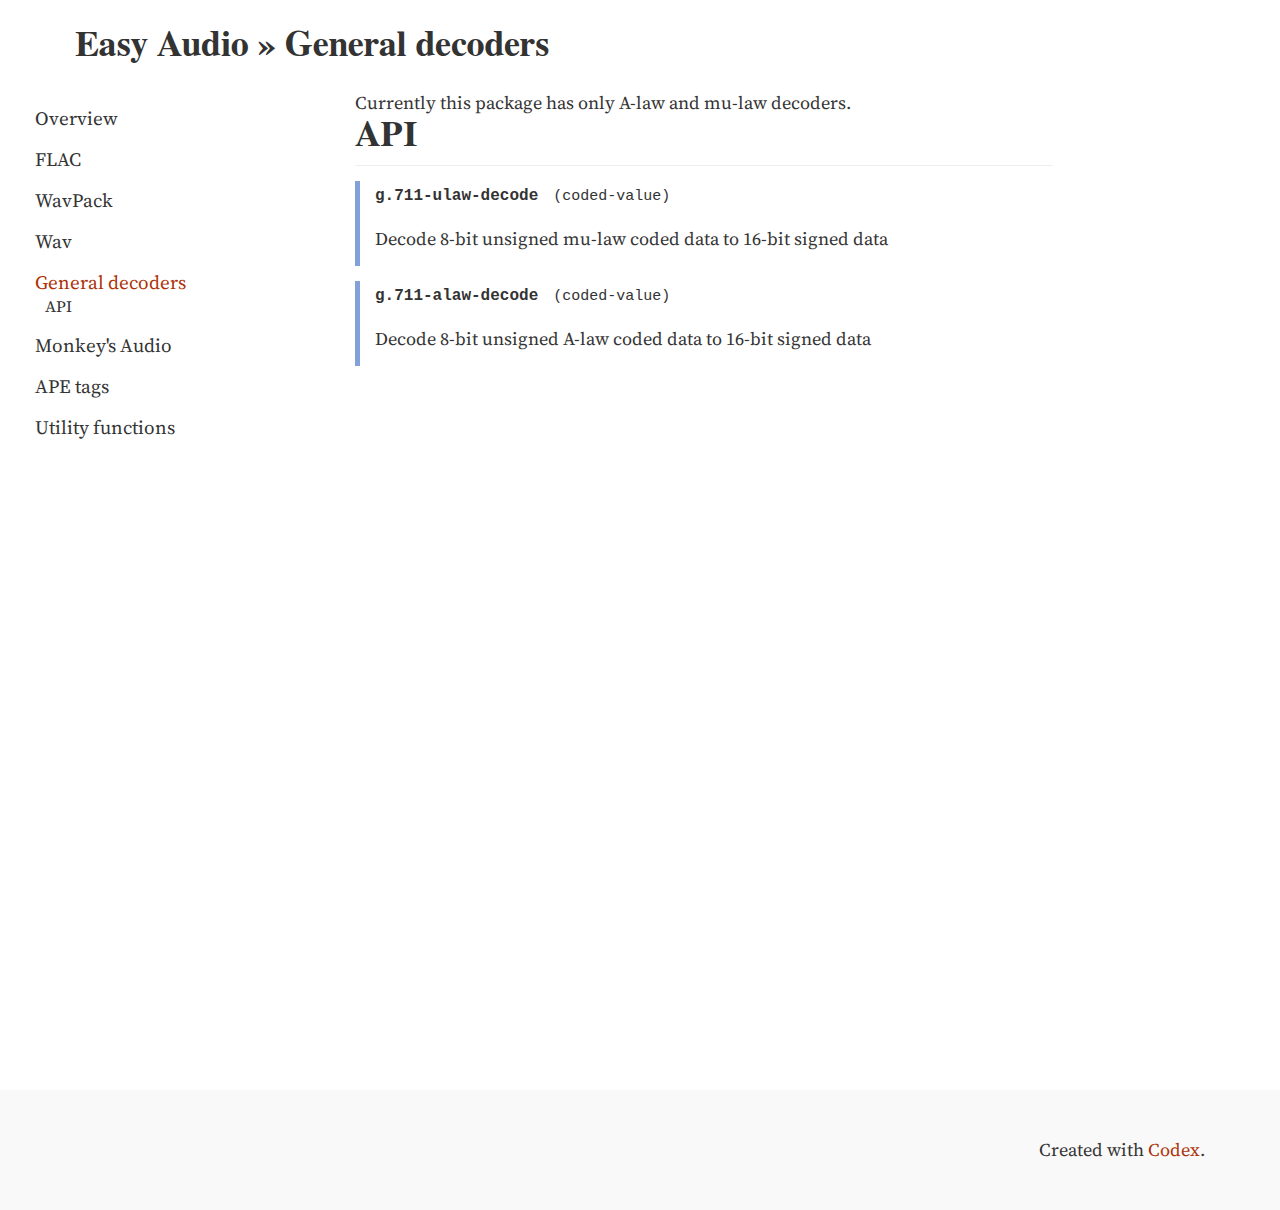
<file: general-decoders.html>
<!DOCTYPE html>
<html lang="en">
  <head>
    <meta charset="utf-8">
    <meta http-equiv="X-UA-Compatible" content="IE=edge">
    <meta name="viewport" content="width=device-width, initial-scale=1">
    <title>
  General decoders &ndash; Easy Audio
</title>
    <link rel="stylesheet" href="static/style.css"/>
    
  <link rel="stylesheet" href="static/highlight.css"/>
  <script src="static/highlight.js"></script>
  <script src="static/load-mathjax.js" async></script>
  <style>
   /* Highlight the current top-level TOC item, and hide the TOC of all other items */

   .toc a[data-node="general-decoders"] {
       color: #AD3108;
   }

   .toc ol {
       display: none;
   }

   .toc > ol {
       display: block;
   }

   .toc li a[data-node="general-decoders"] + ol {
       display: block;
   }

   .toc li a[data-node="general-decoders"] + ol li {
       font-size: 16px;
       margin: 0 10px;
   }

   .toc li a[active] + ol li:first-child {
       margin-top: 5px;
   }
  </style>

  </head>
  <body>
    
  <h1 class="doc-title">Easy Audio » General decoders</h1>
  <article id="article" data-section="general-decoders">
    <aside>
      <ol class="toc"><li><a href="index.html" data-node="index">Overview</a></li><li><a href="flac.html" data-node="flac">FLAC</a><ol><li><a href="flac.html#api" data-node="api">API</a></li></ol></li><li><a href="wavpack.html" data-node="wavpack">WavPack</a><ol><li><a href="wavpack.html#0-api" data-node="0-api">API</a></li></ol></li><li><a href="wav.html" data-node="wav">Wav</a><ol><li><a href="wav.html#1-api" data-node="1-api">API</a></li></ol></li><li><a href="general-decoders.html" data-node="general-decoders">General decoders</a><ol><li><a href="general-decoders.html#2-api" data-node="2-api">API</a></li></ol></li><li><a href="ape.html" data-node="ape">Monkey's Audio</a><ol><li><a href="3-api.html" data-node="3-api">API</a></li></ol></li><li><a href="ape-tags.html" data-node="ape-tags">APE tags</a><ol><li><a href="4-api.html" data-node="4-api">API</a></li></ol></li><li><a href="utility-functions.html" data-node="utility-functions">Utility functions</a></li></ol>
    </aside>
    <main class="codex-section">
      
   Currently this package has only A-law and mu-law decoders.
<h1 id="2-api">API</h1>
   
      <div class="codex-doc-node codex-operator codex-function"><code class="codex-name">g.711-ulaw-decode</code><code class="codex-lambda-list">(coded-value)</code><div class="codex-docstring">Decode 8-bit unsigned mu-law coded data to 16-bit signed data</div></div>
      <div class="codex-doc-node codex-operator codex-function"><code class="codex-name">g.711-alaw-decode</code><code class="codex-lambda-list">(coded-value)</code><div class="codex-docstring">Decode 8-bit unsigned A-law coded data to 16-bit signed data</div></div>
   


    </main>
  </article>
  <footer>
    <div class="info">
      Created with <a href="https://github.com/CommonDoc/codex">Codex</a>.
    </div>
  </footer>
  <script>
   HighlightLisp.highlight_auto();
  </script>

  </body>
</html>
</file>
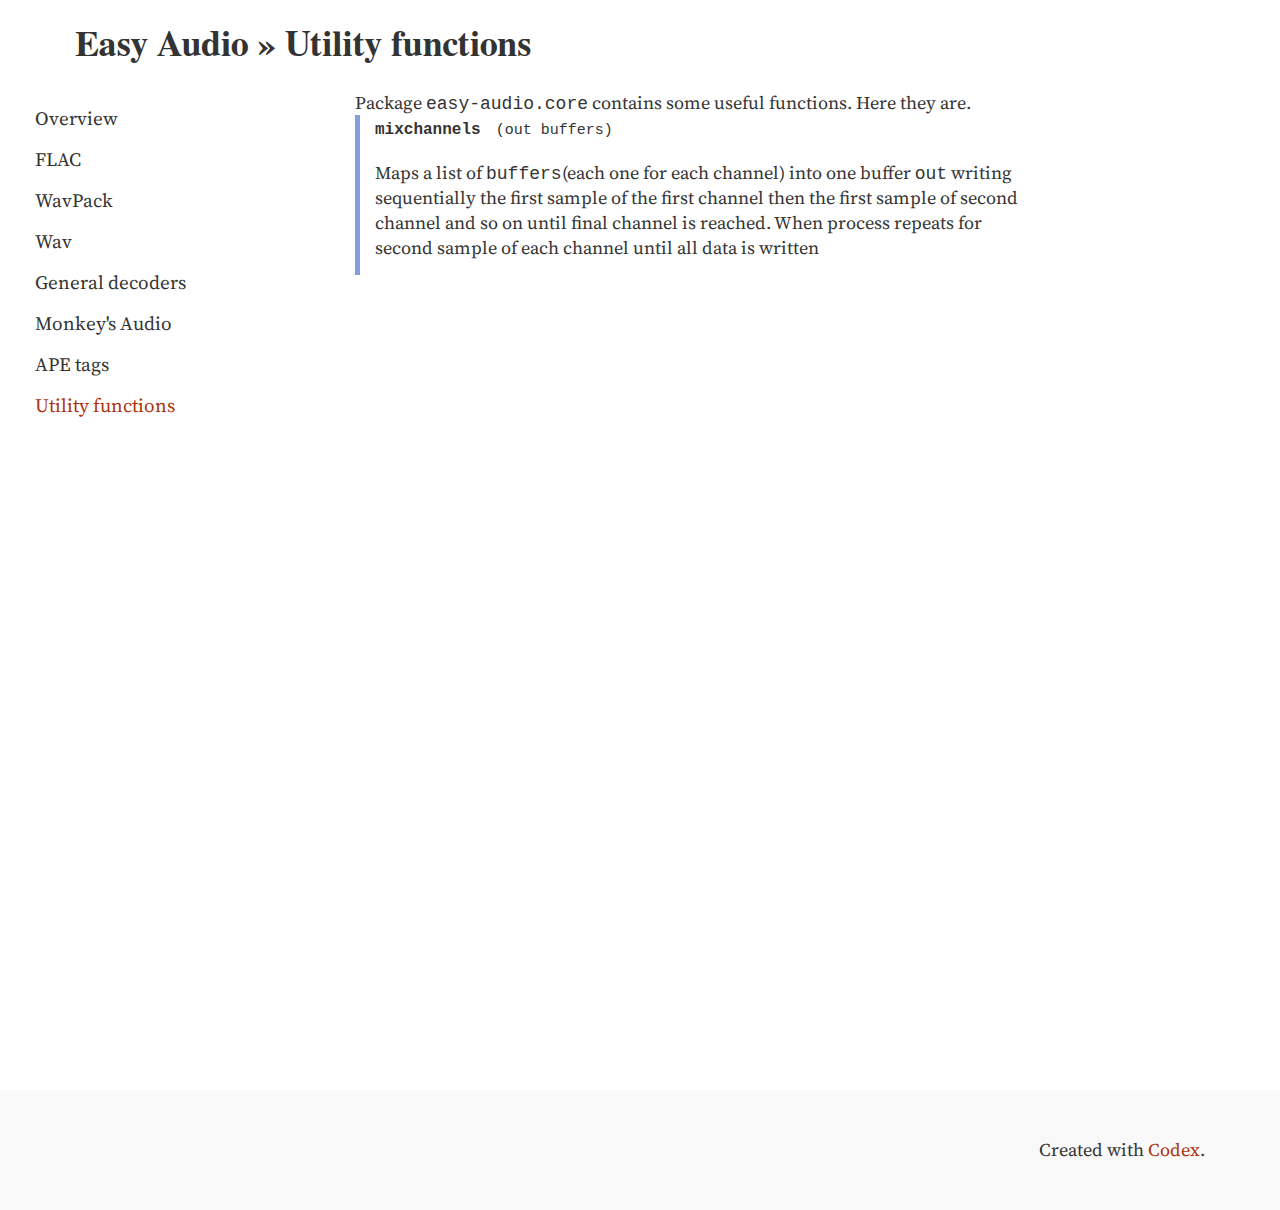
<file: utility-functions.html>
<!DOCTYPE html>
<html lang="en">
  <head>
    <meta charset="utf-8">
    <meta http-equiv="X-UA-Compatible" content="IE=edge">
    <meta name="viewport" content="width=device-width, initial-scale=1">
    <title>
  Utility functions &ndash; Easy Audio
</title>
    <link rel="stylesheet" href="static/style.css"/>
    
  <link rel="stylesheet" href="static/highlight.css"/>
  <script src="static/highlight.js"></script>
  <script src="static/load-mathjax.js" async></script>
  <style>
   /* Highlight the current top-level TOC item, and hide the TOC of all other items */

   .toc a[data-node="utility-functions"] {
       color: #AD3108;
   }

   .toc ol {
       display: none;
   }

   .toc > ol {
       display: block;
   }

   .toc li a[data-node="utility-functions"] + ol {
       display: block;
   }

   .toc li a[data-node="utility-functions"] + ol li {
       font-size: 16px;
       margin: 0 10px;
   }

   .toc li a[active] + ol li:first-child {
       margin-top: 5px;
   }
  </style>

  </head>
  <body>
    
  <h1 class="doc-title">Easy Audio » Utility functions</h1>
  <article id="article" data-section="utility-functions">
    <aside>
      <ol class="toc"><li><a href="index.html" data-node="index">Overview</a></li><li><a href="flac.html" data-node="flac">FLAC</a><ol><li><a href="flac.html#api" data-node="api">API</a></li></ol></li><li><a href="wavpack.html" data-node="wavpack">WavPack</a><ol><li><a href="wavpack.html#0-api" data-node="0-api">API</a></li></ol></li><li><a href="wav.html" data-node="wav">Wav</a><ol><li><a href="wav.html#1-api" data-node="1-api">API</a></li></ol></li><li><a href="general-decoders.html" data-node="general-decoders">General decoders</a><ol><li><a href="general-decoders.html#2-api" data-node="2-api">API</a></li></ol></li><li><a href="ape.html" data-node="ape">Monkey's Audio</a><ol><li><a href="ape.html#3-api" data-node="3-api">API</a></li></ol></li><li><a href="ape-tags.html" data-node="ape-tags">APE tags</a><ol><li><a href="ape-tags.html#4-api" data-node="4-api">API</a></li></ol></li><li><a href="utility-functions.html" data-node="utility-functions">Utility functions</a></li></ol>
    </aside>
    <main class="codex-section">
      
   Package <code>easy-audio.core</code> contains some useful functions. Here they are.
   
      <div class="codex-doc-node codex-operator codex-function"><code class="codex-name">mixchannels</code><code class="codex-lambda-list">(out buffers)</code><div class="codex-docstring">Maps a list of <code>buffers</code>(each one for each channel) into one buffer <code>out</code>
writing sequentially the first sample of the first channel then the first sample of
second channel and so on until final channel is reached. When process repeats for
second sample of each channel until all data is written</div></div>
   

    </main>
  </article>
  <footer>
    <div class="info">
      Created with <a href="https://github.com/CommonDoc/codex">Codex</a>.
    </div>
  </footer>
  <script>
   HighlightLisp.highlight_auto();
  </script>

  </body>
</html>
</file>
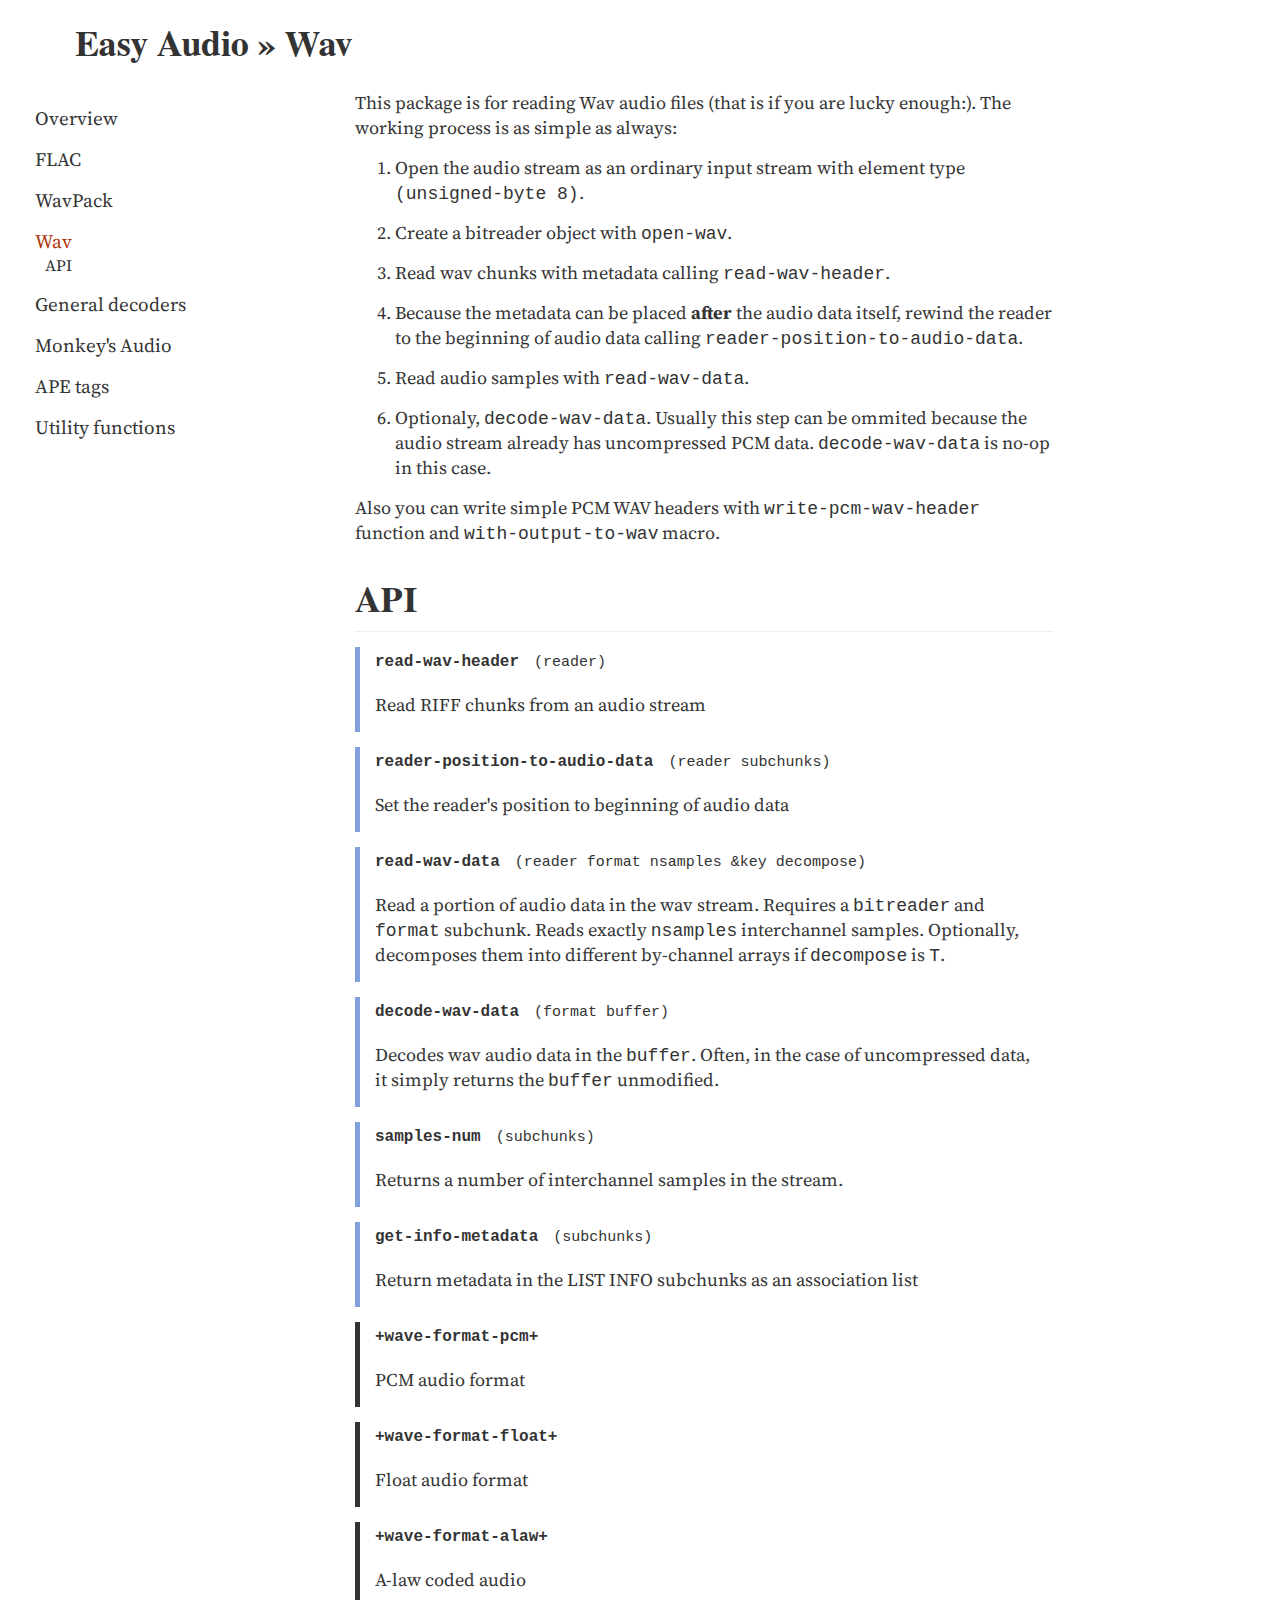
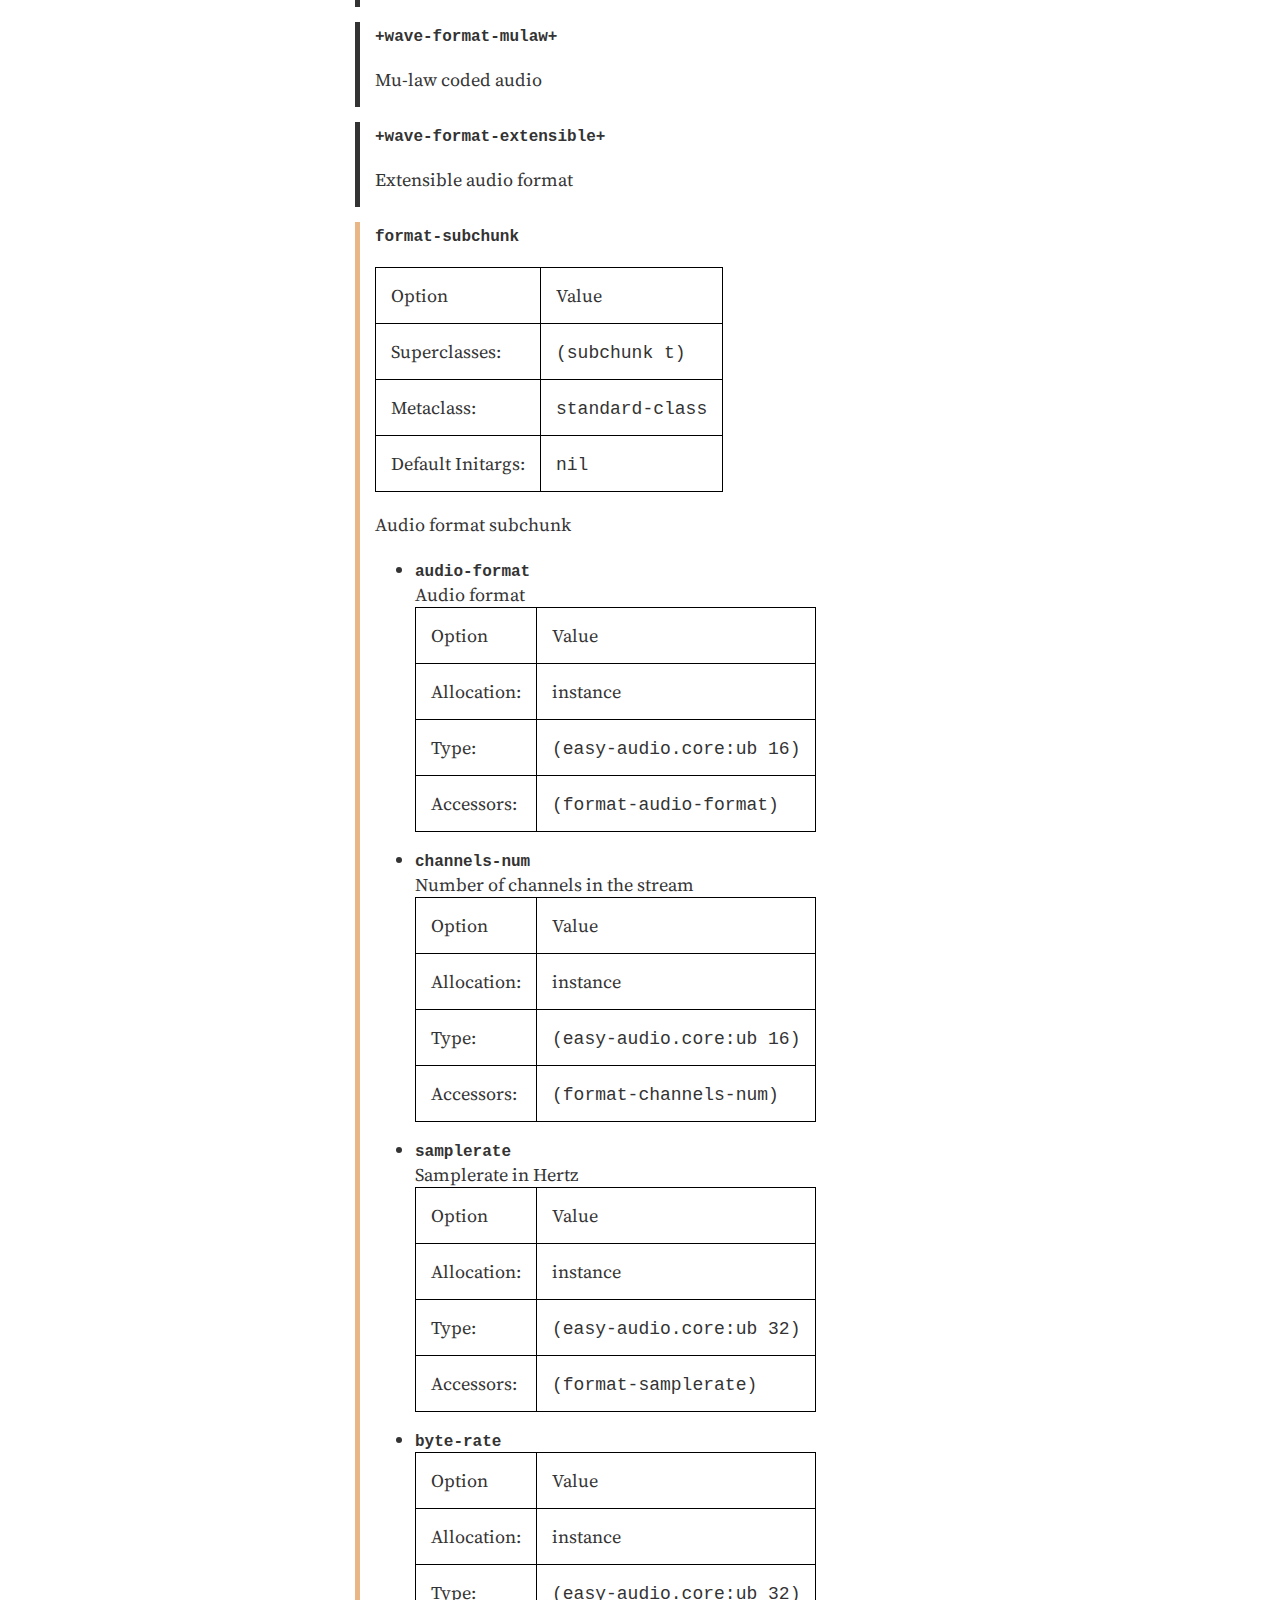
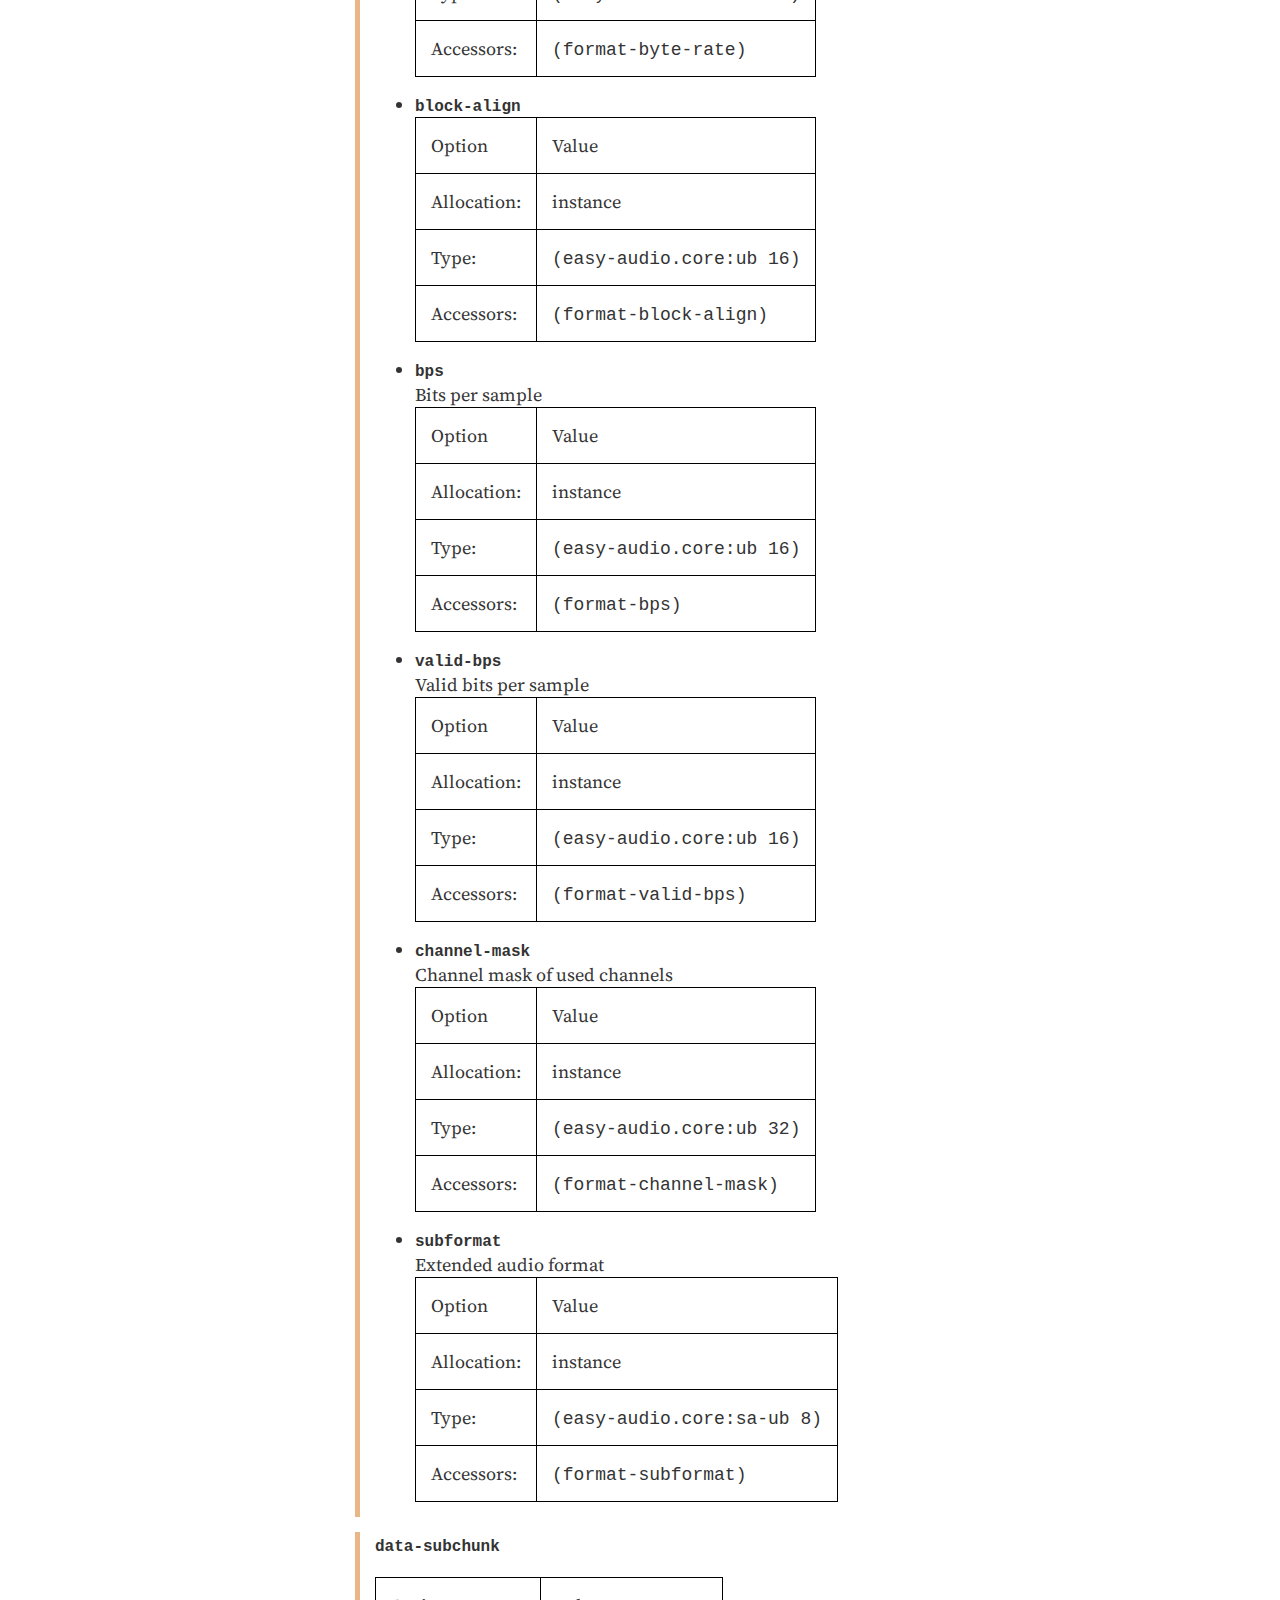
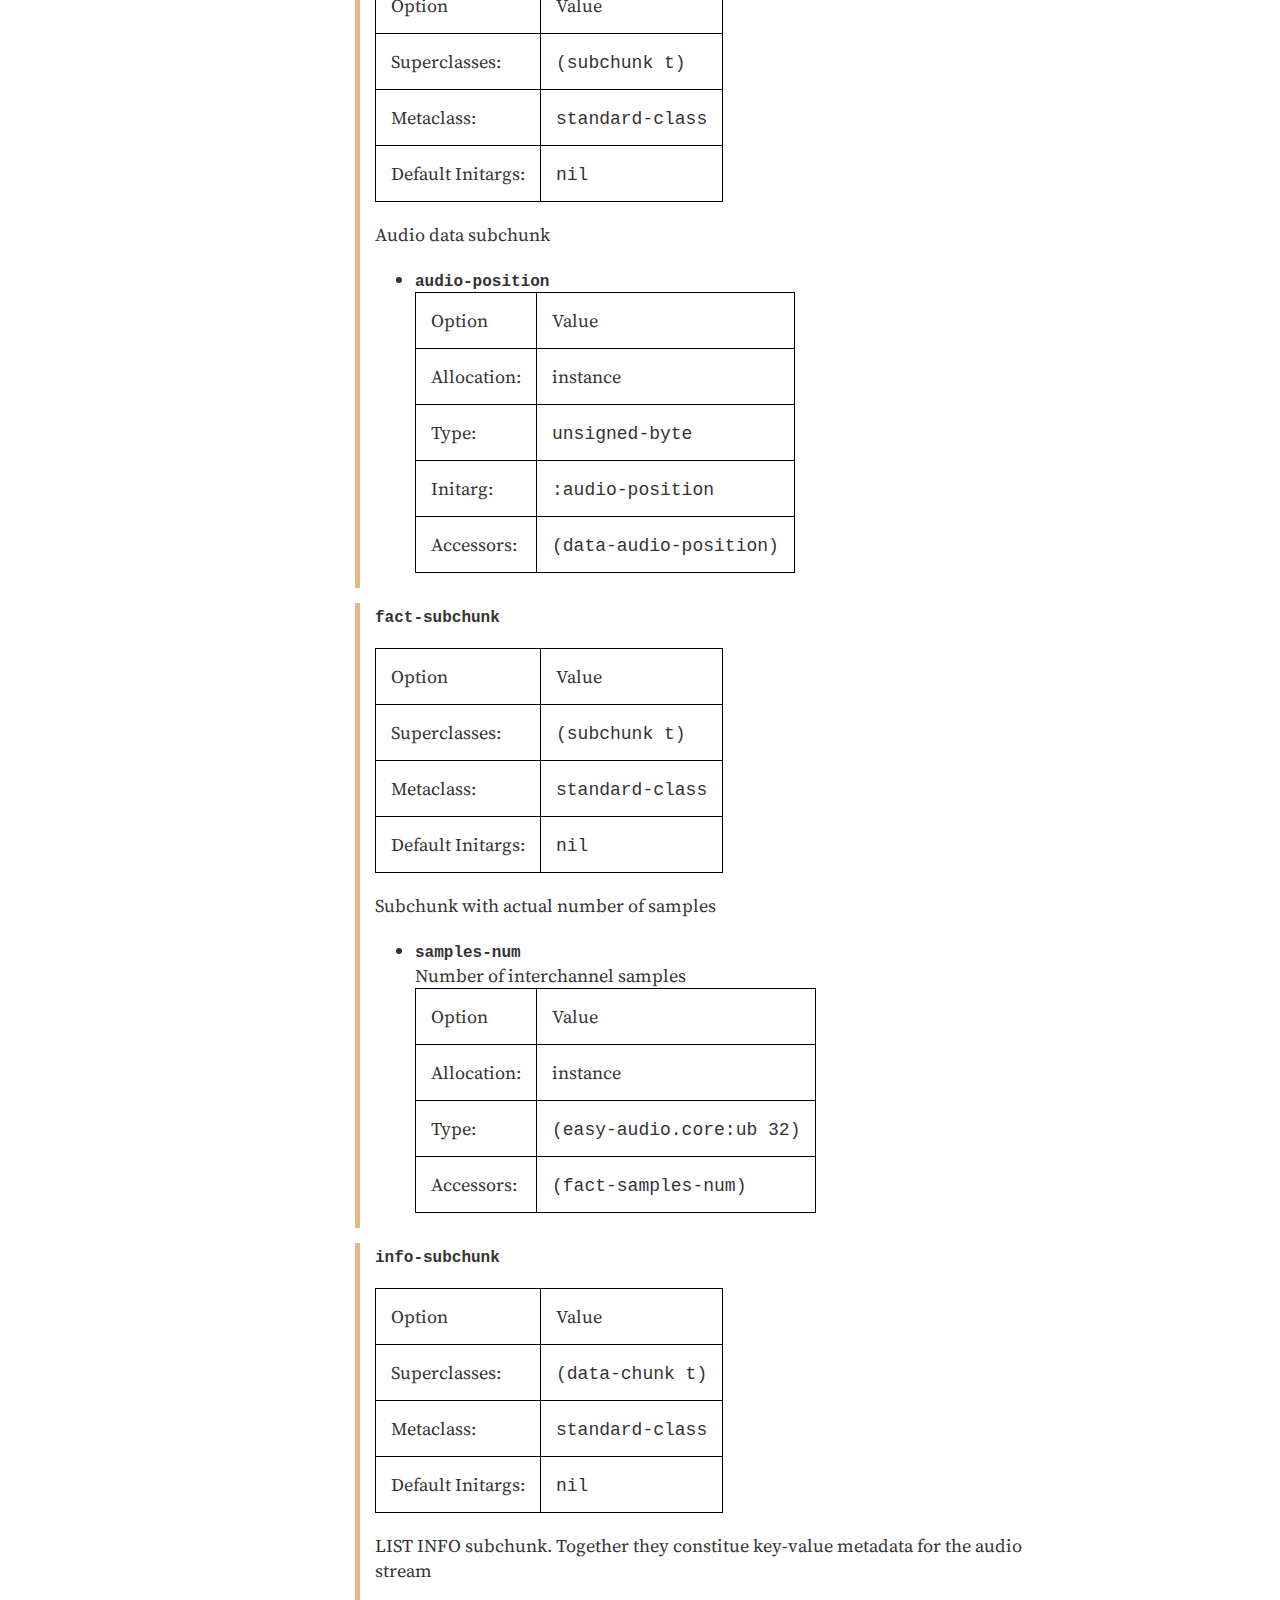
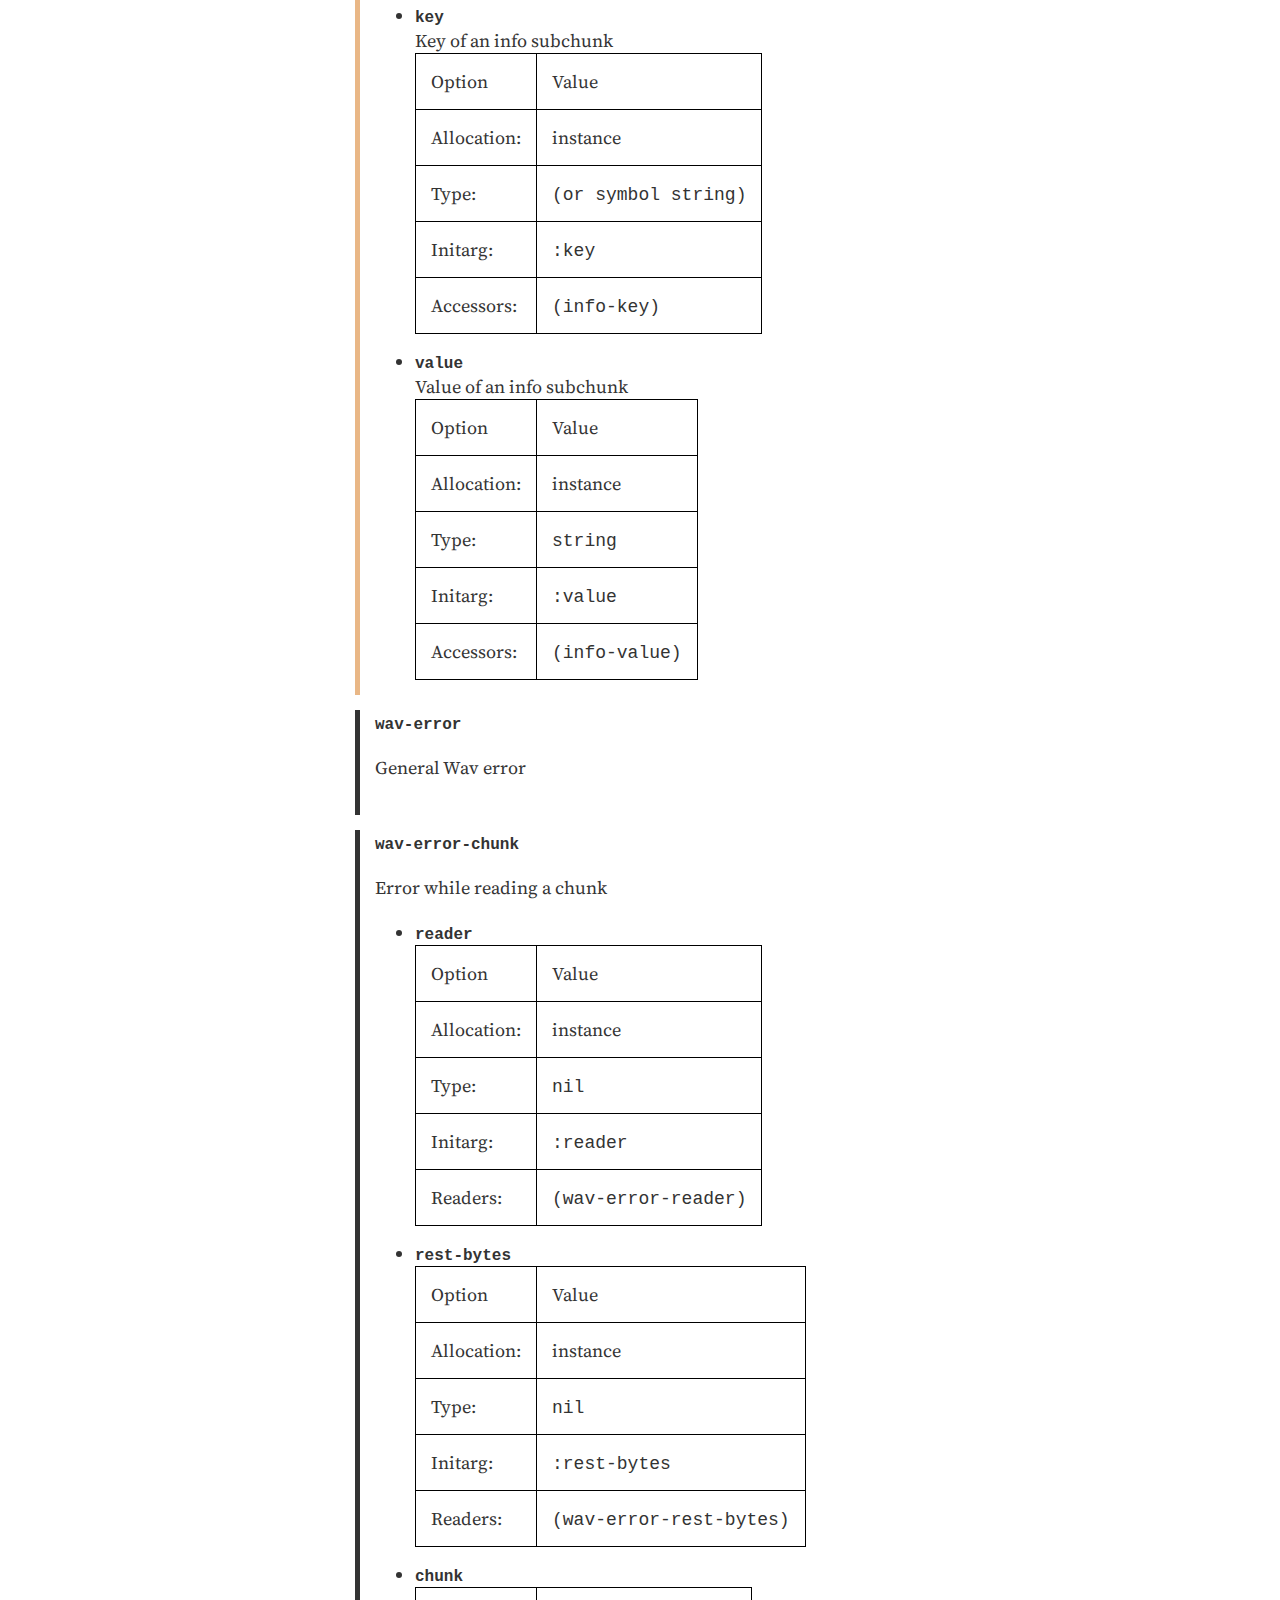
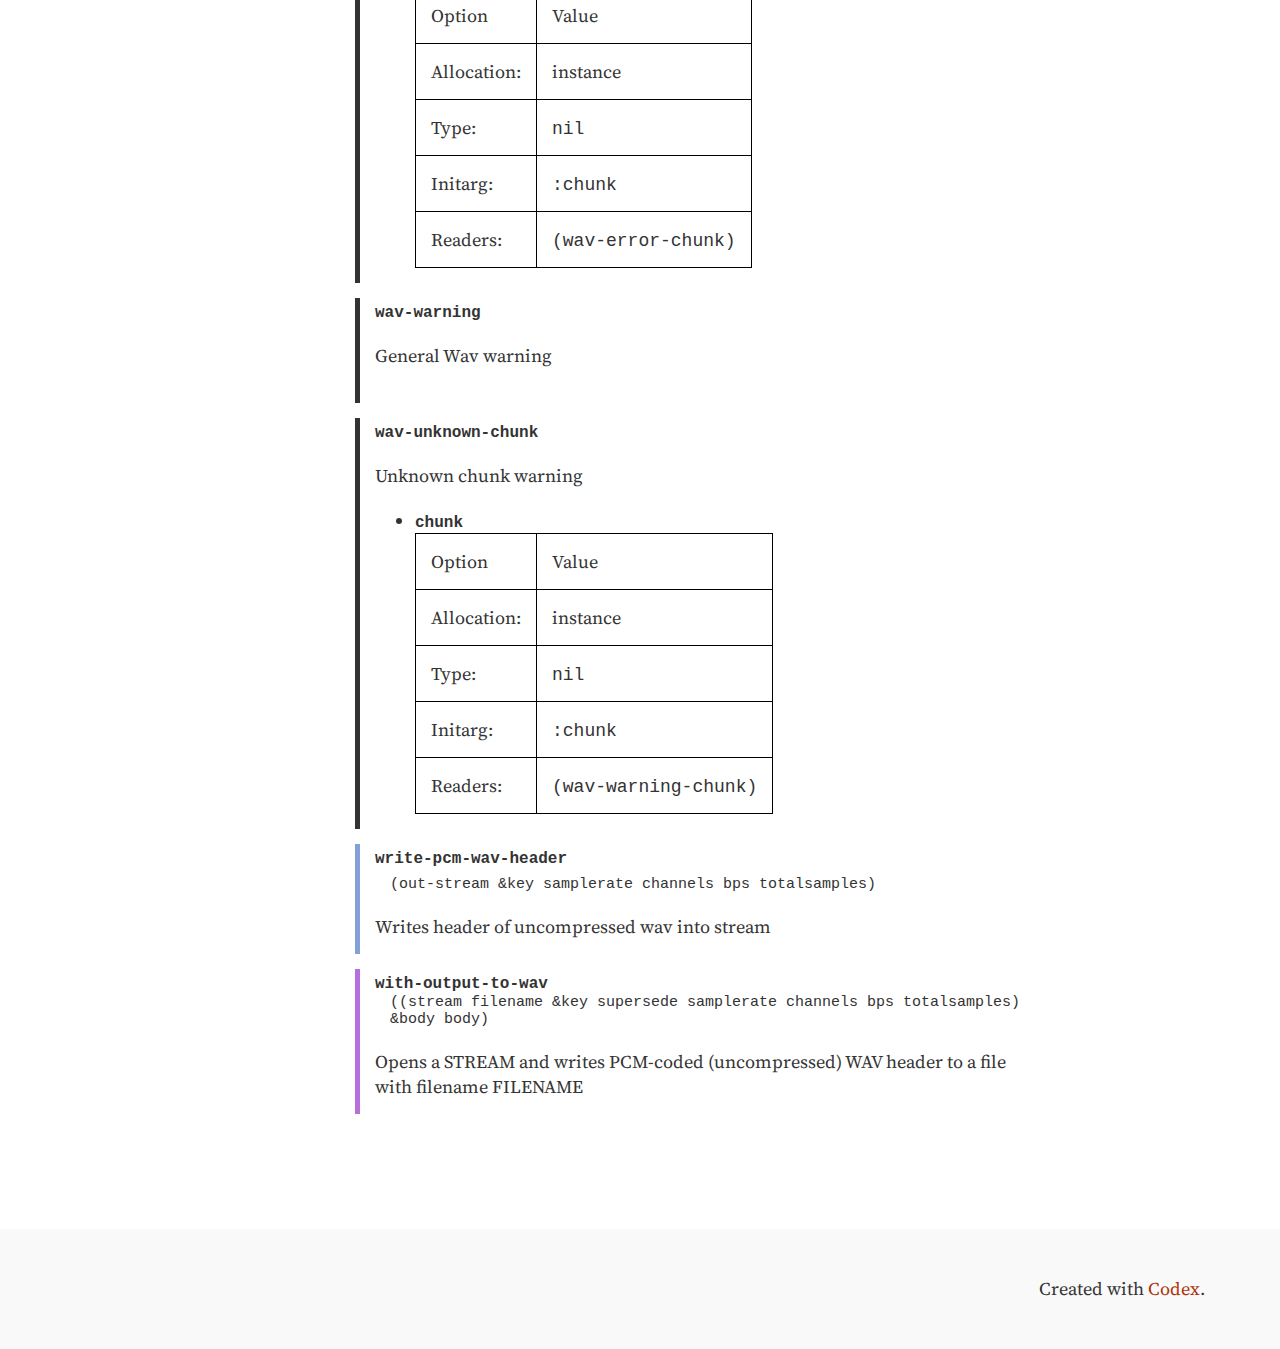
<file: wav.html>
<!DOCTYPE html>
<html lang="en">
  <head>
    <meta charset="utf-8">
    <meta http-equiv="X-UA-Compatible" content="IE=edge">
    <meta name="viewport" content="width=device-width, initial-scale=1">
    <title>
  Wav &ndash; Easy Audio
</title>
    <link rel="stylesheet" href="static/style.css"/>
    
  <link rel="stylesheet" href="static/highlight.css"/>
  <script src="static/highlight.js"></script>
  <script src="static/load-mathjax.js" async></script>
  <style>
   /* Highlight the current top-level TOC item, and hide the TOC of all other items */

   .toc a[data-node="wav"] {
       color: #AD3108;
   }

   .toc ol {
       display: none;
   }

   .toc > ol {
       display: block;
   }

   .toc li a[data-node="wav"] + ol {
       display: block;
   }

   .toc li a[data-node="wav"] + ol li {
       font-size: 16px;
       margin: 0 10px;
   }

   .toc li a[active] + ol li:first-child {
       margin-top: 5px;
   }
  </style>

  </head>
  <body>
    
  <h1 class="doc-title">Easy Audio » Wav</h1>
  <article id="article" data-section="wav">
    <aside>
      <ol class="toc"><li><a href="index.html" data-node="index">Overview</a></li><li><a href="flac.html" data-node="flac">FLAC</a><ol><li><a href="flac.html#api" data-node="api">API</a></li></ol></li><li><a href="wavpack.html" data-node="wavpack">WavPack</a><ol><li><a href="wavpack.html#0-api" data-node="0-api">API</a></li></ol></li><li><a href="wav.html" data-node="wav">Wav</a><ol><li><a href="wav.html#1-api" data-node="1-api">API</a></li></ol></li><li><a href="general-decoders.html" data-node="general-decoders">General decoders</a><ol><li><a href="2-api.html" data-node="2-api">API</a></li></ol></li><li><a href="ape.html" data-node="ape">Monkey's Audio</a><ol><li><a href="3-api.html" data-node="3-api">API</a></li></ol></li><li><a href="ape-tags.html" data-node="ape-tags">APE tags</a><ol><li><a href="4-api.html" data-node="4-api">API</a></li></ol></li><li><a href="utility-functions.html" data-node="utility-functions">Utility functions</a></li></ol>
    </aside>
    <main class="codex-section">
      
   This package is for reading Wav audio files (that is if you are lucky
   enough:). The working process is as simple as always:
   <ol><li>Open the audio stream as an ordinary input stream with element
            type <code>(unsigned-byte 8)</code>.</li><li>Create a bitreader object with <code>open-wav</code>.</li><li>Read wav chunks with metadata calling <code>read-wav-header</code>.</li><li>Because the metadata can be placed <b>after</b> the audio data itself,
            rewind the reader to the beginning of audio data calling
            <code>reader-position-to-audio-data</code>.</li><li>Read audio samples with <code>read-wav-data</code>.</li><li>Optionaly, <code>decode-wav-data</code>. Usually this step can be ommited because
            the audio stream already has uncompressed PCM data. <code>decode-wav-data</code> is
            no-op in this case.</li></ol>
   Also you can write simple PCM WAV headers with <code>write-pcm-wav-header</code>
   function and <code>with-output-to-wav</code> macro.<h1 id="1-api">API</h1>
   
      <div class="codex-doc-node codex-operator codex-function"><code class="codex-name">read-wav-header</code><code class="codex-lambda-list">(reader)</code><div class="codex-docstring">Read RIFF chunks from an audio stream</div></div>
      <div class="codex-doc-node codex-operator codex-function"><code class="codex-name">reader-position-to-audio-data</code><code class="codex-lambda-list">(reader subchunks)</code><div class="codex-docstring">Set the reader's position to beginning of audio data</div></div>
      <div class="codex-doc-node codex-operator codex-function"><code class="codex-name">read-wav-data</code><code class="codex-lambda-list">(reader format nsamples &amp;key decompose)</code><div class="codex-docstring">Read a portion of audio data in the wav stream. Requires a <code>bitreader</code> and
<code>format</code> subchunk. Reads exactly <code>nsamples</code> interchannel
samples. Optionally, decomposes them into different by-channel arrays if
<code>decompose</code> is <code>T</code>.</div></div>
      <div class="codex-doc-node codex-operator codex-function"><code class="codex-name">decode-wav-data</code><code class="codex-lambda-list">(format buffer)</code><div class="codex-docstring">Decodes wav audio data in the <code>buffer</code>. Often, in the case of uncompressed
  data, it simply returns the <code>buffer</code> unmodified.</div></div>
      <div class="codex-doc-node codex-operator codex-function"><code class="codex-name">samples-num</code><code class="codex-lambda-list">(subchunks)</code><div class="codex-docstring">Returns a number of interchannel samples in the stream.</div></div>
      <div class="codex-doc-node codex-operator codex-function"><code class="codex-name">get-info-metadata</code><code class="codex-lambda-list">(subchunks)</code><div class="codex-docstring">Return metadata in the LIST INFO subchunks as an association list</div></div>
      <div class="codex-doc-node codex-variable"><code class="codex-name">+wave-format-pcm+</code><div class="codex-docstring">PCM audio format</div></div>
      <div class="codex-doc-node codex-variable"><code class="codex-name">+wave-format-float+</code><div class="codex-docstring">Float audio format</div></div>
      <div class="codex-doc-node codex-variable"><code class="codex-name">+wave-format-alaw+</code><div class="codex-docstring">A-law coded audio</div></div>
      <div class="codex-doc-node codex-variable"><code class="codex-name">+wave-format-mulaw+</code><div class="codex-docstring">Mu-law coded audio</div></div>
      <div class="codex-doc-node codex-variable"><code class="codex-name">+wave-format-extensible+</code><div class="codex-docstring">Extensible audio format</div></div>
      <div class="codex-doc-node codex-record codex-class"><code class="codex-name">format-subchunk</code><div class="codex-class-struct-slot-option-node"><table class="codex-class-struct-slot-option-table"><tr class="codex-class-struct-slot-option-row"><td class="codex-class-struct-slot-option-header-cell">Option</td><td class="codex-class-struct-slot-option-header-cell">Value</td></tr><tr class="codex-class-struct-slot-option-row"><td class="codex-class-struct-slot-option-label-cell">Superclasses:</td><td class="codex-class-struct-slot-option-value-cell codex-class-struct-slot-option-symbol-list-cell"><code class="codex-class-struct-slot-symbol-list">(subchunk t)</code></td></tr><tr class="codex-class-struct-slot-option-row"><td class="codex-class-struct-slot-option-label-cell">Metaclass:</td><td class="codex-class-struct-slot-option-value-cell codex-class-struct-slot-option-symbol-list-cell"><code class="codex-class-struct-slot-symbol-list">standard-class</code></td></tr><tr class="codex-class-struct-slot-option-row"><td class="codex-class-struct-slot-option-label-cell">Default Initargs:</td><td class="codex-class-struct-slot-option-value-cell codex-class-struct-slot-option-symbol-list-cell"><code class="codex-class-struct-slot-symbol-list">nil</code></td></tr></table></div><div class="codex-docstring">Audio format subchunk</div><ul class="codex-slot-list"><li class="codex-slot codex-class-slot"><code class="codex-name">audio-format</code><div class="codex-docstring">Audio format</div><div class="codex-class-struct-slot-option-node"><table class="codex-class-struct-slot-option-table"><tr class="codex-class-struct-slot-option-row"><td class="codex-class-struct-slot-option-header-cell">Option</td><td class="codex-class-struct-slot-option-header-cell">Value</td></tr><tr class="codex-class-struct-slot-option-row"><td class="codex-class-struct-slot-option-label-cell">Allocation:</td><td class="codex-class-struct-slot-option-value-cell codex-class-struct-slot-option-symbol-list-cell">instance</td></tr><tr class="codex-class-struct-slot-option-row"><td class="codex-class-struct-slot-option-label-cell">Type:</td><td class="codex-class-struct-slot-option-value-cell codex-class-struct-slot-option-symbol-list-cell"><code class="codex-class-struct-slot-symbol-list">(easy-audio.core:ub 16)</code></td></tr><tr class="codex-class-struct-slot-option-row"><td class="codex-class-struct-slot-option-label-cell">Accessors:</td><td class="codex-class-struct-slot-option-value-cell codex-class-struct-slot-option-symbol-list-cell"><code class="codex-class-struct-slot-symbol-list">(format-audio-format)</code></td></tr></table></div></li><li class="codex-slot codex-class-slot"><code class="codex-name">channels-num</code><div class="codex-docstring">Number of channels in the stream</div><div class="codex-class-struct-slot-option-node"><table class="codex-class-struct-slot-option-table"><tr class="codex-class-struct-slot-option-row"><td class="codex-class-struct-slot-option-header-cell">Option</td><td class="codex-class-struct-slot-option-header-cell">Value</td></tr><tr class="codex-class-struct-slot-option-row"><td class="codex-class-struct-slot-option-label-cell">Allocation:</td><td class="codex-class-struct-slot-option-value-cell codex-class-struct-slot-option-symbol-list-cell">instance</td></tr><tr class="codex-class-struct-slot-option-row"><td class="codex-class-struct-slot-option-label-cell">Type:</td><td class="codex-class-struct-slot-option-value-cell codex-class-struct-slot-option-symbol-list-cell"><code class="codex-class-struct-slot-symbol-list">(easy-audio.core:ub 16)</code></td></tr><tr class="codex-class-struct-slot-option-row"><td class="codex-class-struct-slot-option-label-cell">Accessors:</td><td class="codex-class-struct-slot-option-value-cell codex-class-struct-slot-option-symbol-list-cell"><code class="codex-class-struct-slot-symbol-list">(format-channels-num)</code></td></tr></table></div></li><li class="codex-slot codex-class-slot"><code class="codex-name">samplerate</code><div class="codex-docstring">Samplerate in Hertz</div><div class="codex-class-struct-slot-option-node"><table class="codex-class-struct-slot-option-table"><tr class="codex-class-struct-slot-option-row"><td class="codex-class-struct-slot-option-header-cell">Option</td><td class="codex-class-struct-slot-option-header-cell">Value</td></tr><tr class="codex-class-struct-slot-option-row"><td class="codex-class-struct-slot-option-label-cell">Allocation:</td><td class="codex-class-struct-slot-option-value-cell codex-class-struct-slot-option-symbol-list-cell">instance</td></tr><tr class="codex-class-struct-slot-option-row"><td class="codex-class-struct-slot-option-label-cell">Type:</td><td class="codex-class-struct-slot-option-value-cell codex-class-struct-slot-option-symbol-list-cell"><code class="codex-class-struct-slot-symbol-list">(easy-audio.core:ub 32)</code></td></tr><tr class="codex-class-struct-slot-option-row"><td class="codex-class-struct-slot-option-label-cell">Accessors:</td><td class="codex-class-struct-slot-option-value-cell codex-class-struct-slot-option-symbol-list-cell"><code class="codex-class-struct-slot-symbol-list">(format-samplerate)</code></td></tr></table></div></li><li class="codex-slot codex-class-slot"><code class="codex-name">byte-rate</code><div class="codex-docstring"></div><div class="codex-class-struct-slot-option-node"><table class="codex-class-struct-slot-option-table"><tr class="codex-class-struct-slot-option-row"><td class="codex-class-struct-slot-option-header-cell">Option</td><td class="codex-class-struct-slot-option-header-cell">Value</td></tr><tr class="codex-class-struct-slot-option-row"><td class="codex-class-struct-slot-option-label-cell">Allocation:</td><td class="codex-class-struct-slot-option-value-cell codex-class-struct-slot-option-symbol-list-cell">instance</td></tr><tr class="codex-class-struct-slot-option-row"><td class="codex-class-struct-slot-option-label-cell">Type:</td><td class="codex-class-struct-slot-option-value-cell codex-class-struct-slot-option-symbol-list-cell"><code class="codex-class-struct-slot-symbol-list">(easy-audio.core:ub 32)</code></td></tr><tr class="codex-class-struct-slot-option-row"><td class="codex-class-struct-slot-option-label-cell">Accessors:</td><td class="codex-class-struct-slot-option-value-cell codex-class-struct-slot-option-symbol-list-cell"><code class="codex-class-struct-slot-symbol-list">(format-byte-rate)</code></td></tr></table></div></li><li class="codex-slot codex-class-slot"><code class="codex-name">block-align</code><div class="codex-docstring"></div><div class="codex-class-struct-slot-option-node"><table class="codex-class-struct-slot-option-table"><tr class="codex-class-struct-slot-option-row"><td class="codex-class-struct-slot-option-header-cell">Option</td><td class="codex-class-struct-slot-option-header-cell">Value</td></tr><tr class="codex-class-struct-slot-option-row"><td class="codex-class-struct-slot-option-label-cell">Allocation:</td><td class="codex-class-struct-slot-option-value-cell codex-class-struct-slot-option-symbol-list-cell">instance</td></tr><tr class="codex-class-struct-slot-option-row"><td class="codex-class-struct-slot-option-label-cell">Type:</td><td class="codex-class-struct-slot-option-value-cell codex-class-struct-slot-option-symbol-list-cell"><code class="codex-class-struct-slot-symbol-list">(easy-audio.core:ub 16)</code></td></tr><tr class="codex-class-struct-slot-option-row"><td class="codex-class-struct-slot-option-label-cell">Accessors:</td><td class="codex-class-struct-slot-option-value-cell codex-class-struct-slot-option-symbol-list-cell"><code class="codex-class-struct-slot-symbol-list">(format-block-align)</code></td></tr></table></div></li><li class="codex-slot codex-class-slot"><code class="codex-name">bps</code><div class="codex-docstring">Bits per sample</div><div class="codex-class-struct-slot-option-node"><table class="codex-class-struct-slot-option-table"><tr class="codex-class-struct-slot-option-row"><td class="codex-class-struct-slot-option-header-cell">Option</td><td class="codex-class-struct-slot-option-header-cell">Value</td></tr><tr class="codex-class-struct-slot-option-row"><td class="codex-class-struct-slot-option-label-cell">Allocation:</td><td class="codex-class-struct-slot-option-value-cell codex-class-struct-slot-option-symbol-list-cell">instance</td></tr><tr class="codex-class-struct-slot-option-row"><td class="codex-class-struct-slot-option-label-cell">Type:</td><td class="codex-class-struct-slot-option-value-cell codex-class-struct-slot-option-symbol-list-cell"><code class="codex-class-struct-slot-symbol-list">(easy-audio.core:ub 16)</code></td></tr><tr class="codex-class-struct-slot-option-row"><td class="codex-class-struct-slot-option-label-cell">Accessors:</td><td class="codex-class-struct-slot-option-value-cell codex-class-struct-slot-option-symbol-list-cell"><code class="codex-class-struct-slot-symbol-list">(format-bps)</code></td></tr></table></div></li><li class="codex-slot codex-class-slot"><code class="codex-name">valid-bps</code><div class="codex-docstring">Valid bits per sample</div><div class="codex-class-struct-slot-option-node"><table class="codex-class-struct-slot-option-table"><tr class="codex-class-struct-slot-option-row"><td class="codex-class-struct-slot-option-header-cell">Option</td><td class="codex-class-struct-slot-option-header-cell">Value</td></tr><tr class="codex-class-struct-slot-option-row"><td class="codex-class-struct-slot-option-label-cell">Allocation:</td><td class="codex-class-struct-slot-option-value-cell codex-class-struct-slot-option-symbol-list-cell">instance</td></tr><tr class="codex-class-struct-slot-option-row"><td class="codex-class-struct-slot-option-label-cell">Type:</td><td class="codex-class-struct-slot-option-value-cell codex-class-struct-slot-option-symbol-list-cell"><code class="codex-class-struct-slot-symbol-list">(easy-audio.core:ub 16)</code></td></tr><tr class="codex-class-struct-slot-option-row"><td class="codex-class-struct-slot-option-label-cell">Accessors:</td><td class="codex-class-struct-slot-option-value-cell codex-class-struct-slot-option-symbol-list-cell"><code class="codex-class-struct-slot-symbol-list">(format-valid-bps)</code></td></tr></table></div></li><li class="codex-slot codex-class-slot"><code class="codex-name">channel-mask</code><div class="codex-docstring">Channel mask of used channels</div><div class="codex-class-struct-slot-option-node"><table class="codex-class-struct-slot-option-table"><tr class="codex-class-struct-slot-option-row"><td class="codex-class-struct-slot-option-header-cell">Option</td><td class="codex-class-struct-slot-option-header-cell">Value</td></tr><tr class="codex-class-struct-slot-option-row"><td class="codex-class-struct-slot-option-label-cell">Allocation:</td><td class="codex-class-struct-slot-option-value-cell codex-class-struct-slot-option-symbol-list-cell">instance</td></tr><tr class="codex-class-struct-slot-option-row"><td class="codex-class-struct-slot-option-label-cell">Type:</td><td class="codex-class-struct-slot-option-value-cell codex-class-struct-slot-option-symbol-list-cell"><code class="codex-class-struct-slot-symbol-list">(easy-audio.core:ub 32)</code></td></tr><tr class="codex-class-struct-slot-option-row"><td class="codex-class-struct-slot-option-label-cell">Accessors:</td><td class="codex-class-struct-slot-option-value-cell codex-class-struct-slot-option-symbol-list-cell"><code class="codex-class-struct-slot-symbol-list">(format-channel-mask)</code></td></tr></table></div></li><li class="codex-slot codex-class-slot"><code class="codex-name">subformat</code><div class="codex-docstring">Extended audio format</div><div class="codex-class-struct-slot-option-node"><table class="codex-class-struct-slot-option-table"><tr class="codex-class-struct-slot-option-row"><td class="codex-class-struct-slot-option-header-cell">Option</td><td class="codex-class-struct-slot-option-header-cell">Value</td></tr><tr class="codex-class-struct-slot-option-row"><td class="codex-class-struct-slot-option-label-cell">Allocation:</td><td class="codex-class-struct-slot-option-value-cell codex-class-struct-slot-option-symbol-list-cell">instance</td></tr><tr class="codex-class-struct-slot-option-row"><td class="codex-class-struct-slot-option-label-cell">Type:</td><td class="codex-class-struct-slot-option-value-cell codex-class-struct-slot-option-symbol-list-cell"><code class="codex-class-struct-slot-symbol-list">(easy-audio.core:sa-ub 8)</code></td></tr><tr class="codex-class-struct-slot-option-row"><td class="codex-class-struct-slot-option-label-cell">Accessors:</td><td class="codex-class-struct-slot-option-value-cell codex-class-struct-slot-option-symbol-list-cell"><code class="codex-class-struct-slot-symbol-list">(format-subformat)</code></td></tr></table></div></li></ul></div>
      <div class="codex-doc-node codex-record codex-class"><code class="codex-name">data-subchunk</code><div class="codex-class-struct-slot-option-node"><table class="codex-class-struct-slot-option-table"><tr class="codex-class-struct-slot-option-row"><td class="codex-class-struct-slot-option-header-cell">Option</td><td class="codex-class-struct-slot-option-header-cell">Value</td></tr><tr class="codex-class-struct-slot-option-row"><td class="codex-class-struct-slot-option-label-cell">Superclasses:</td><td class="codex-class-struct-slot-option-value-cell codex-class-struct-slot-option-symbol-list-cell"><code class="codex-class-struct-slot-symbol-list">(subchunk t)</code></td></tr><tr class="codex-class-struct-slot-option-row"><td class="codex-class-struct-slot-option-label-cell">Metaclass:</td><td class="codex-class-struct-slot-option-value-cell codex-class-struct-slot-option-symbol-list-cell"><code class="codex-class-struct-slot-symbol-list">standard-class</code></td></tr><tr class="codex-class-struct-slot-option-row"><td class="codex-class-struct-slot-option-label-cell">Default Initargs:</td><td class="codex-class-struct-slot-option-value-cell codex-class-struct-slot-option-symbol-list-cell"><code class="codex-class-struct-slot-symbol-list">nil</code></td></tr></table></div><div class="codex-docstring">Audio data subchunk</div><ul class="codex-slot-list"><li class="codex-slot codex-class-slot"><code class="codex-name">audio-position</code><div class="codex-docstring"></div><div class="codex-class-struct-slot-option-node"><table class="codex-class-struct-slot-option-table"><tr class="codex-class-struct-slot-option-row"><td class="codex-class-struct-slot-option-header-cell">Option</td><td class="codex-class-struct-slot-option-header-cell">Value</td></tr><tr class="codex-class-struct-slot-option-row"><td class="codex-class-struct-slot-option-label-cell">Allocation:</td><td class="codex-class-struct-slot-option-value-cell codex-class-struct-slot-option-symbol-list-cell">instance</td></tr><tr class="codex-class-struct-slot-option-row"><td class="codex-class-struct-slot-option-label-cell">Type:</td><td class="codex-class-struct-slot-option-value-cell codex-class-struct-slot-option-symbol-list-cell"><code class="codex-class-struct-slot-symbol-list">unsigned-byte</code></td></tr><tr class="codex-class-struct-slot-option-row"><td class="codex-class-struct-slot-option-label-cell">Initarg:</td><td class="codex-class-struct-slot-option-value-cell codex-class-struct-slot-option-symbol-list-cell"><code class="codex-class-struct-slot-symbol-list">:audio-position</code></td></tr><tr class="codex-class-struct-slot-option-row"><td class="codex-class-struct-slot-option-label-cell">Accessors:</td><td class="codex-class-struct-slot-option-value-cell codex-class-struct-slot-option-symbol-list-cell"><code class="codex-class-struct-slot-symbol-list">(data-audio-position)</code></td></tr></table></div></li></ul></div>
      <div class="codex-doc-node codex-record codex-class"><code class="codex-name">fact-subchunk</code><div class="codex-class-struct-slot-option-node"><table class="codex-class-struct-slot-option-table"><tr class="codex-class-struct-slot-option-row"><td class="codex-class-struct-slot-option-header-cell">Option</td><td class="codex-class-struct-slot-option-header-cell">Value</td></tr><tr class="codex-class-struct-slot-option-row"><td class="codex-class-struct-slot-option-label-cell">Superclasses:</td><td class="codex-class-struct-slot-option-value-cell codex-class-struct-slot-option-symbol-list-cell"><code class="codex-class-struct-slot-symbol-list">(subchunk t)</code></td></tr><tr class="codex-class-struct-slot-option-row"><td class="codex-class-struct-slot-option-label-cell">Metaclass:</td><td class="codex-class-struct-slot-option-value-cell codex-class-struct-slot-option-symbol-list-cell"><code class="codex-class-struct-slot-symbol-list">standard-class</code></td></tr><tr class="codex-class-struct-slot-option-row"><td class="codex-class-struct-slot-option-label-cell">Default Initargs:</td><td class="codex-class-struct-slot-option-value-cell codex-class-struct-slot-option-symbol-list-cell"><code class="codex-class-struct-slot-symbol-list">nil</code></td></tr></table></div><div class="codex-docstring">Subchunk with actual number of samples</div><ul class="codex-slot-list"><li class="codex-slot codex-class-slot"><code class="codex-name">samples-num</code><div class="codex-docstring">Number of interchannel samples</div><div class="codex-class-struct-slot-option-node"><table class="codex-class-struct-slot-option-table"><tr class="codex-class-struct-slot-option-row"><td class="codex-class-struct-slot-option-header-cell">Option</td><td class="codex-class-struct-slot-option-header-cell">Value</td></tr><tr class="codex-class-struct-slot-option-row"><td class="codex-class-struct-slot-option-label-cell">Allocation:</td><td class="codex-class-struct-slot-option-value-cell codex-class-struct-slot-option-symbol-list-cell">instance</td></tr><tr class="codex-class-struct-slot-option-row"><td class="codex-class-struct-slot-option-label-cell">Type:</td><td class="codex-class-struct-slot-option-value-cell codex-class-struct-slot-option-symbol-list-cell"><code class="codex-class-struct-slot-symbol-list">(easy-audio.core:ub 32)</code></td></tr><tr class="codex-class-struct-slot-option-row"><td class="codex-class-struct-slot-option-label-cell">Accessors:</td><td class="codex-class-struct-slot-option-value-cell codex-class-struct-slot-option-symbol-list-cell"><code class="codex-class-struct-slot-symbol-list">(fact-samples-num)</code></td></tr></table></div></li></ul></div>
      <div class="codex-doc-node codex-record codex-class"><code class="codex-name">info-subchunk</code><div class="codex-class-struct-slot-option-node"><table class="codex-class-struct-slot-option-table"><tr class="codex-class-struct-slot-option-row"><td class="codex-class-struct-slot-option-header-cell">Option</td><td class="codex-class-struct-slot-option-header-cell">Value</td></tr><tr class="codex-class-struct-slot-option-row"><td class="codex-class-struct-slot-option-label-cell">Superclasses:</td><td class="codex-class-struct-slot-option-value-cell codex-class-struct-slot-option-symbol-list-cell"><code class="codex-class-struct-slot-symbol-list">(data-chunk t)</code></td></tr><tr class="codex-class-struct-slot-option-row"><td class="codex-class-struct-slot-option-label-cell">Metaclass:</td><td class="codex-class-struct-slot-option-value-cell codex-class-struct-slot-option-symbol-list-cell"><code class="codex-class-struct-slot-symbol-list">standard-class</code></td></tr><tr class="codex-class-struct-slot-option-row"><td class="codex-class-struct-slot-option-label-cell">Default Initargs:</td><td class="codex-class-struct-slot-option-value-cell codex-class-struct-slot-option-symbol-list-cell"><code class="codex-class-struct-slot-symbol-list">nil</code></td></tr></table></div><div class="codex-docstring">LIST INFO subchunk. Together they constitue key-value metadata
for the audio stream</div><ul class="codex-slot-list"><li class="codex-slot codex-class-slot"><code class="codex-name">key</code><div class="codex-docstring">Key of an info subchunk</div><div class="codex-class-struct-slot-option-node"><table class="codex-class-struct-slot-option-table"><tr class="codex-class-struct-slot-option-row"><td class="codex-class-struct-slot-option-header-cell">Option</td><td class="codex-class-struct-slot-option-header-cell">Value</td></tr><tr class="codex-class-struct-slot-option-row"><td class="codex-class-struct-slot-option-label-cell">Allocation:</td><td class="codex-class-struct-slot-option-value-cell codex-class-struct-slot-option-symbol-list-cell">instance</td></tr><tr class="codex-class-struct-slot-option-row"><td class="codex-class-struct-slot-option-label-cell">Type:</td><td class="codex-class-struct-slot-option-value-cell codex-class-struct-slot-option-symbol-list-cell"><code class="codex-class-struct-slot-symbol-list">(or symbol string)</code></td></tr><tr class="codex-class-struct-slot-option-row"><td class="codex-class-struct-slot-option-label-cell">Initarg:</td><td class="codex-class-struct-slot-option-value-cell codex-class-struct-slot-option-symbol-list-cell"><code class="codex-class-struct-slot-symbol-list">:key</code></td></tr><tr class="codex-class-struct-slot-option-row"><td class="codex-class-struct-slot-option-label-cell">Accessors:</td><td class="codex-class-struct-slot-option-value-cell codex-class-struct-slot-option-symbol-list-cell"><code class="codex-class-struct-slot-symbol-list">(info-key)</code></td></tr></table></div></li><li class="codex-slot codex-class-slot"><code class="codex-name">value</code><div class="codex-docstring">Value of an info subchunk</div><div class="codex-class-struct-slot-option-node"><table class="codex-class-struct-slot-option-table"><tr class="codex-class-struct-slot-option-row"><td class="codex-class-struct-slot-option-header-cell">Option</td><td class="codex-class-struct-slot-option-header-cell">Value</td></tr><tr class="codex-class-struct-slot-option-row"><td class="codex-class-struct-slot-option-label-cell">Allocation:</td><td class="codex-class-struct-slot-option-value-cell codex-class-struct-slot-option-symbol-list-cell">instance</td></tr><tr class="codex-class-struct-slot-option-row"><td class="codex-class-struct-slot-option-label-cell">Type:</td><td class="codex-class-struct-slot-option-value-cell codex-class-struct-slot-option-symbol-list-cell"><code class="codex-class-struct-slot-symbol-list">string</code></td></tr><tr class="codex-class-struct-slot-option-row"><td class="codex-class-struct-slot-option-label-cell">Initarg:</td><td class="codex-class-struct-slot-option-value-cell codex-class-struct-slot-option-symbol-list-cell"><code class="codex-class-struct-slot-symbol-list">:value</code></td></tr><tr class="codex-class-struct-slot-option-row"><td class="codex-class-struct-slot-option-label-cell">Accessors:</td><td class="codex-class-struct-slot-option-value-cell codex-class-struct-slot-option-symbol-list-cell"><code class="codex-class-struct-slot-symbol-list">(info-value)</code></td></tr></table></div></li></ul></div>
      <div class="codex-doc-node codex-record codex-condition"><code class="codex-name">wav-error</code><div class="codex-docstring">General Wav error</div><ul class="codex-slot-list"></ul></div>
      <div class="codex-doc-node codex-record codex-condition"><code class="codex-name">wav-error-chunk</code><div class="codex-docstring">Error while reading a chunk</div><ul class="codex-slot-list"><li class="codex-slot codex-class-slot"><code class="codex-name">reader</code><div class="codex-docstring"></div><div class="codex-class-struct-slot-option-node"><table class="codex-class-struct-slot-option-table"><tr class="codex-class-struct-slot-option-row"><td class="codex-class-struct-slot-option-header-cell">Option</td><td class="codex-class-struct-slot-option-header-cell">Value</td></tr><tr class="codex-class-struct-slot-option-row"><td class="codex-class-struct-slot-option-label-cell">Allocation:</td><td class="codex-class-struct-slot-option-value-cell codex-class-struct-slot-option-symbol-list-cell">instance</td></tr><tr class="codex-class-struct-slot-option-row"><td class="codex-class-struct-slot-option-label-cell">Type:</td><td class="codex-class-struct-slot-option-value-cell codex-class-struct-slot-option-symbol-list-cell"><code class="codex-class-struct-slot-symbol-list">nil</code></td></tr><tr class="codex-class-struct-slot-option-row"><td class="codex-class-struct-slot-option-label-cell">Initarg:</td><td class="codex-class-struct-slot-option-value-cell codex-class-struct-slot-option-symbol-list-cell"><code class="codex-class-struct-slot-symbol-list">:reader</code></td></tr><tr class="codex-class-struct-slot-option-row"><td class="codex-class-struct-slot-option-label-cell">Readers:</td><td class="codex-class-struct-slot-option-value-cell codex-class-struct-slot-option-symbol-list-cell"><code class="codex-class-struct-slot-symbol-list">(wav-error-reader)</code></td></tr></table></div></li><li class="codex-slot codex-class-slot"><code class="codex-name">rest-bytes</code><div class="codex-docstring"></div><div class="codex-class-struct-slot-option-node"><table class="codex-class-struct-slot-option-table"><tr class="codex-class-struct-slot-option-row"><td class="codex-class-struct-slot-option-header-cell">Option</td><td class="codex-class-struct-slot-option-header-cell">Value</td></tr><tr class="codex-class-struct-slot-option-row"><td class="codex-class-struct-slot-option-label-cell">Allocation:</td><td class="codex-class-struct-slot-option-value-cell codex-class-struct-slot-option-symbol-list-cell">instance</td></tr><tr class="codex-class-struct-slot-option-row"><td class="codex-class-struct-slot-option-label-cell">Type:</td><td class="codex-class-struct-slot-option-value-cell codex-class-struct-slot-option-symbol-list-cell"><code class="codex-class-struct-slot-symbol-list">nil</code></td></tr><tr class="codex-class-struct-slot-option-row"><td class="codex-class-struct-slot-option-label-cell">Initarg:</td><td class="codex-class-struct-slot-option-value-cell codex-class-struct-slot-option-symbol-list-cell"><code class="codex-class-struct-slot-symbol-list">:rest-bytes</code></td></tr><tr class="codex-class-struct-slot-option-row"><td class="codex-class-struct-slot-option-label-cell">Readers:</td><td class="codex-class-struct-slot-option-value-cell codex-class-struct-slot-option-symbol-list-cell"><code class="codex-class-struct-slot-symbol-list">(wav-error-rest-bytes)</code></td></tr></table></div></li><li class="codex-slot codex-class-slot"><code class="codex-name">chunk</code><div class="codex-docstring"></div><div class="codex-class-struct-slot-option-node"><table class="codex-class-struct-slot-option-table"><tr class="codex-class-struct-slot-option-row"><td class="codex-class-struct-slot-option-header-cell">Option</td><td class="codex-class-struct-slot-option-header-cell">Value</td></tr><tr class="codex-class-struct-slot-option-row"><td class="codex-class-struct-slot-option-label-cell">Allocation:</td><td class="codex-class-struct-slot-option-value-cell codex-class-struct-slot-option-symbol-list-cell">instance</td></tr><tr class="codex-class-struct-slot-option-row"><td class="codex-class-struct-slot-option-label-cell">Type:</td><td class="codex-class-struct-slot-option-value-cell codex-class-struct-slot-option-symbol-list-cell"><code class="codex-class-struct-slot-symbol-list">nil</code></td></tr><tr class="codex-class-struct-slot-option-row"><td class="codex-class-struct-slot-option-label-cell">Initarg:</td><td class="codex-class-struct-slot-option-value-cell codex-class-struct-slot-option-symbol-list-cell"><code class="codex-class-struct-slot-symbol-list">:chunk</code></td></tr><tr class="codex-class-struct-slot-option-row"><td class="codex-class-struct-slot-option-label-cell">Readers:</td><td class="codex-class-struct-slot-option-value-cell codex-class-struct-slot-option-symbol-list-cell"><code class="codex-class-struct-slot-symbol-list">(wav-error-chunk)</code></td></tr></table></div></li></ul></div>
      <div class="codex-doc-node codex-record codex-condition"><code class="codex-name">wav-warning</code><div class="codex-docstring">General Wav warning</div><ul class="codex-slot-list"></ul></div>
      <div class="codex-doc-node codex-record codex-condition"><code class="codex-name">wav-unknown-chunk</code><div class="codex-docstring">Unknown chunk warning</div><ul class="codex-slot-list"><li class="codex-slot codex-class-slot"><code class="codex-name">chunk</code><div class="codex-docstring"></div><div class="codex-class-struct-slot-option-node"><table class="codex-class-struct-slot-option-table"><tr class="codex-class-struct-slot-option-row"><td class="codex-class-struct-slot-option-header-cell">Option</td><td class="codex-class-struct-slot-option-header-cell">Value</td></tr><tr class="codex-class-struct-slot-option-row"><td class="codex-class-struct-slot-option-label-cell">Allocation:</td><td class="codex-class-struct-slot-option-value-cell codex-class-struct-slot-option-symbol-list-cell">instance</td></tr><tr class="codex-class-struct-slot-option-row"><td class="codex-class-struct-slot-option-label-cell">Type:</td><td class="codex-class-struct-slot-option-value-cell codex-class-struct-slot-option-symbol-list-cell"><code class="codex-class-struct-slot-symbol-list">nil</code></td></tr><tr class="codex-class-struct-slot-option-row"><td class="codex-class-struct-slot-option-label-cell">Initarg:</td><td class="codex-class-struct-slot-option-value-cell codex-class-struct-slot-option-symbol-list-cell"><code class="codex-class-struct-slot-symbol-list">:chunk</code></td></tr><tr class="codex-class-struct-slot-option-row"><td class="codex-class-struct-slot-option-label-cell">Readers:</td><td class="codex-class-struct-slot-option-value-cell codex-class-struct-slot-option-symbol-list-cell"><code class="codex-class-struct-slot-symbol-list">(wav-warning-chunk)</code></td></tr></table></div></li></ul></div>
      <div class="codex-doc-node codex-operator codex-function"><code class="codex-name">write-pcm-wav-header</code><code class="codex-lambda-list">(out-stream &amp;key samplerate channels bps totalsamples)</code><div class="codex-docstring">Writes header of uncompressed wav into stream</div></div>
      <div class="codex-doc-node codex-operator codex-macro"><code class="codex-name">with-output-to-wav</code><code class="codex-lambda-list">((stream filename &amp;key supersede samplerate channels bps totalsamples) &amp;body body)</code><div class="codex-docstring">Opens a STREAM and writes PCM-coded (uncompressed) WAV header to a file with filename FILENAME</div></div>
   


    </main>
  </article>
  <footer>
    <div class="info">
      Created with <a href="https://github.com/CommonDoc/codex">Codex</a>.
    </div>
  </footer>
  <script>
   HighlightLisp.highlight_auto();
  </script>

  </body>
</html>
</file>
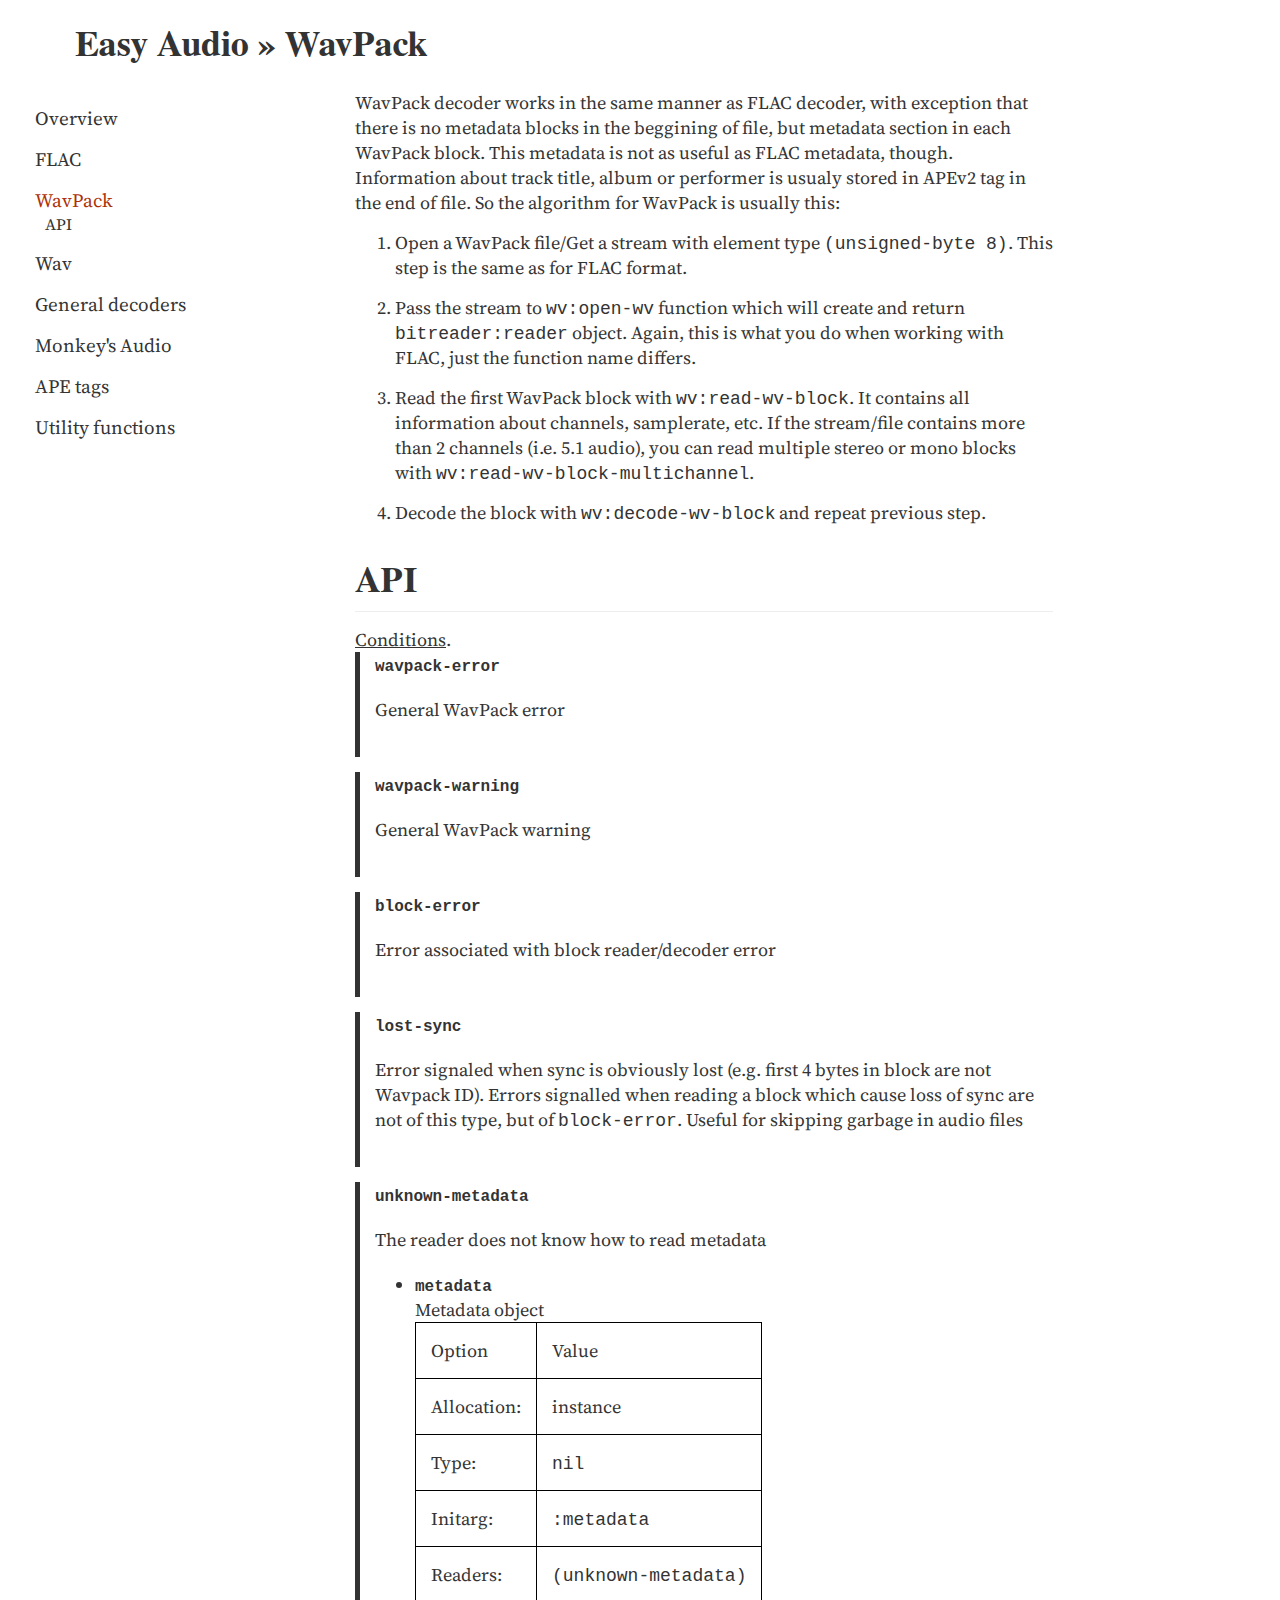
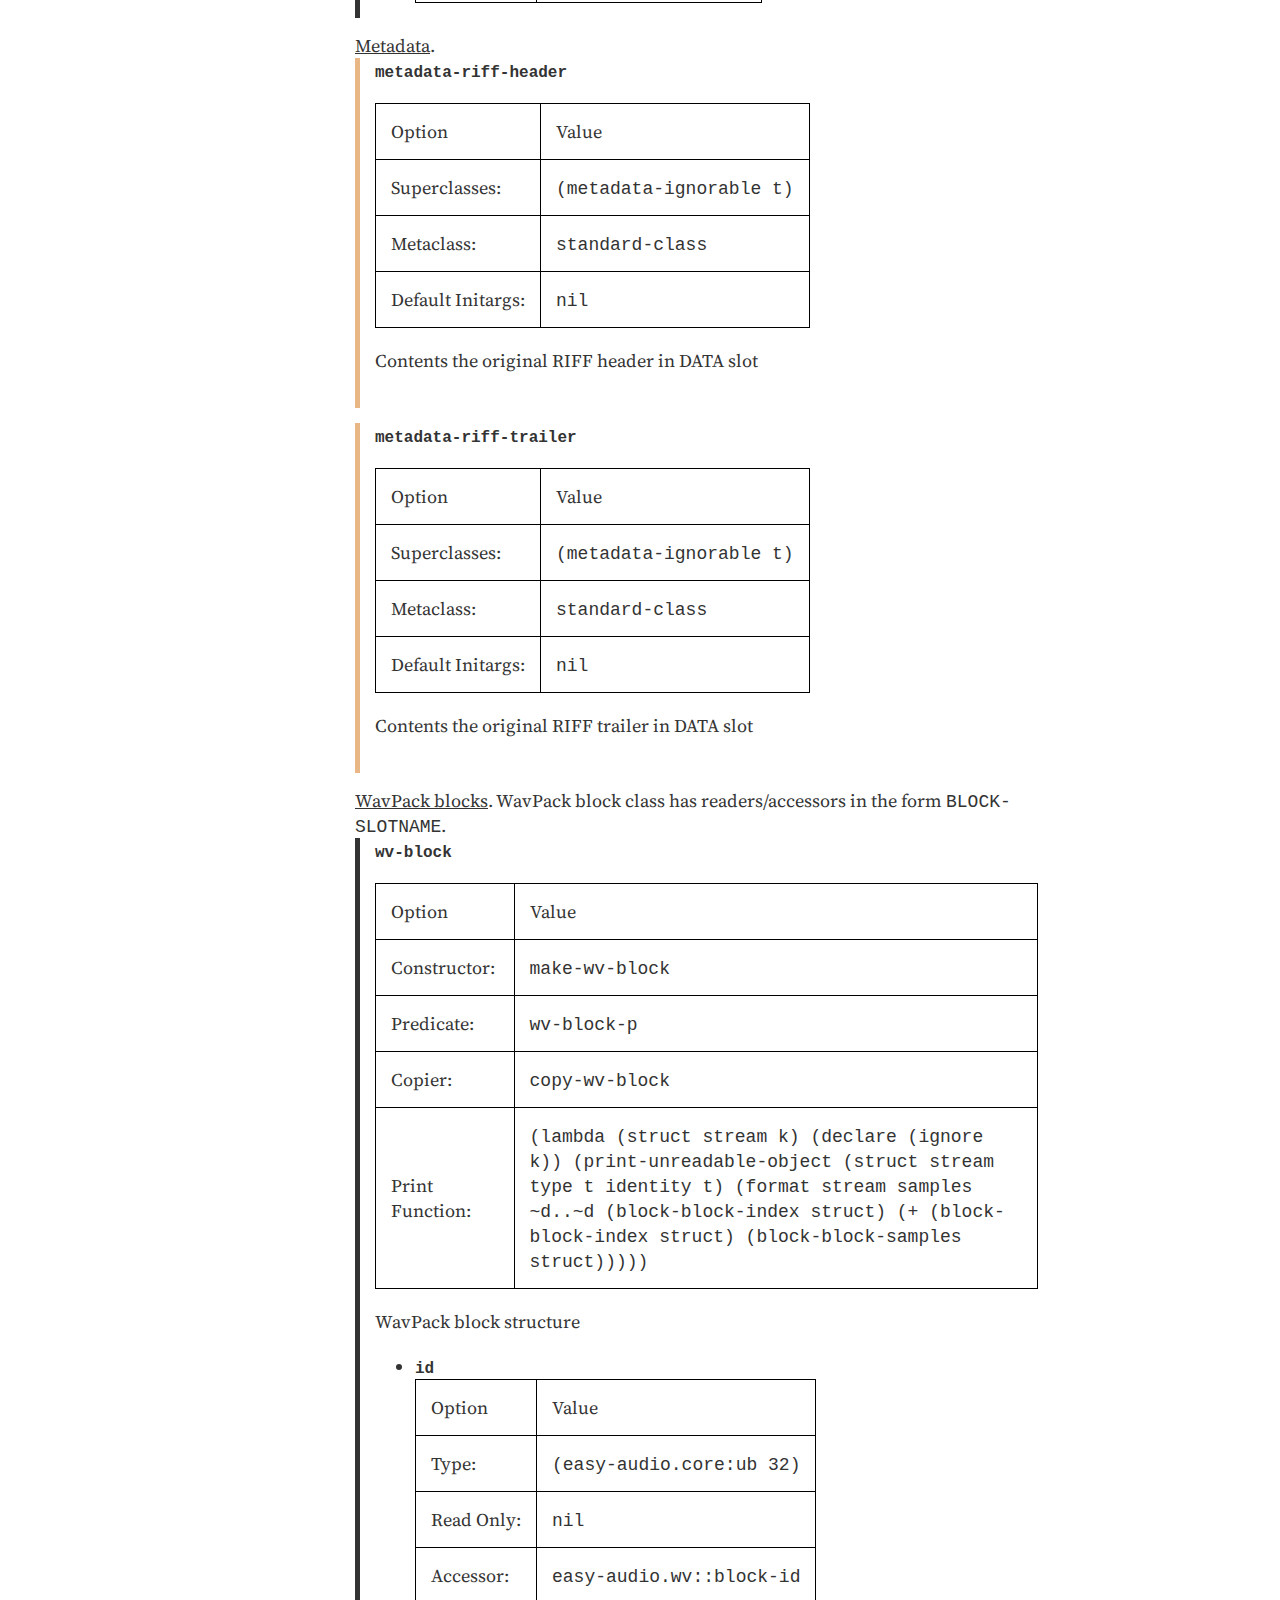
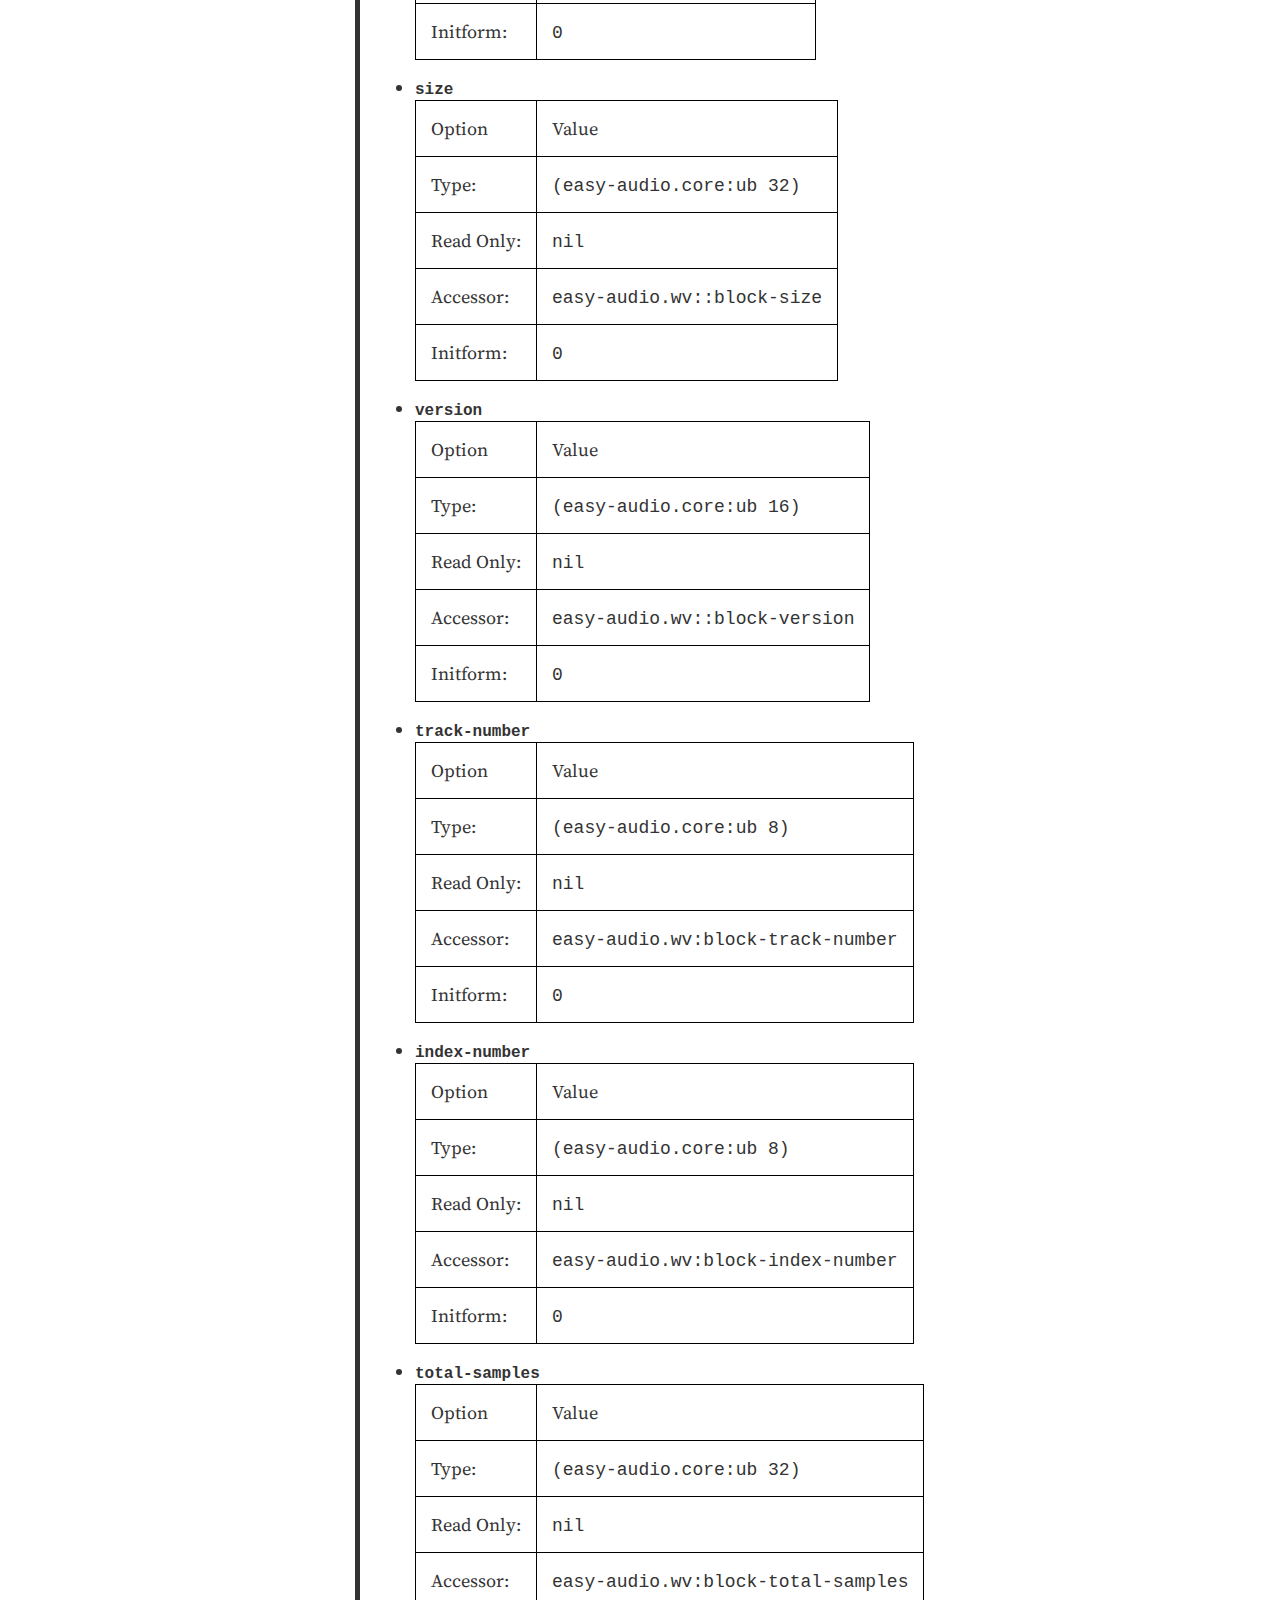
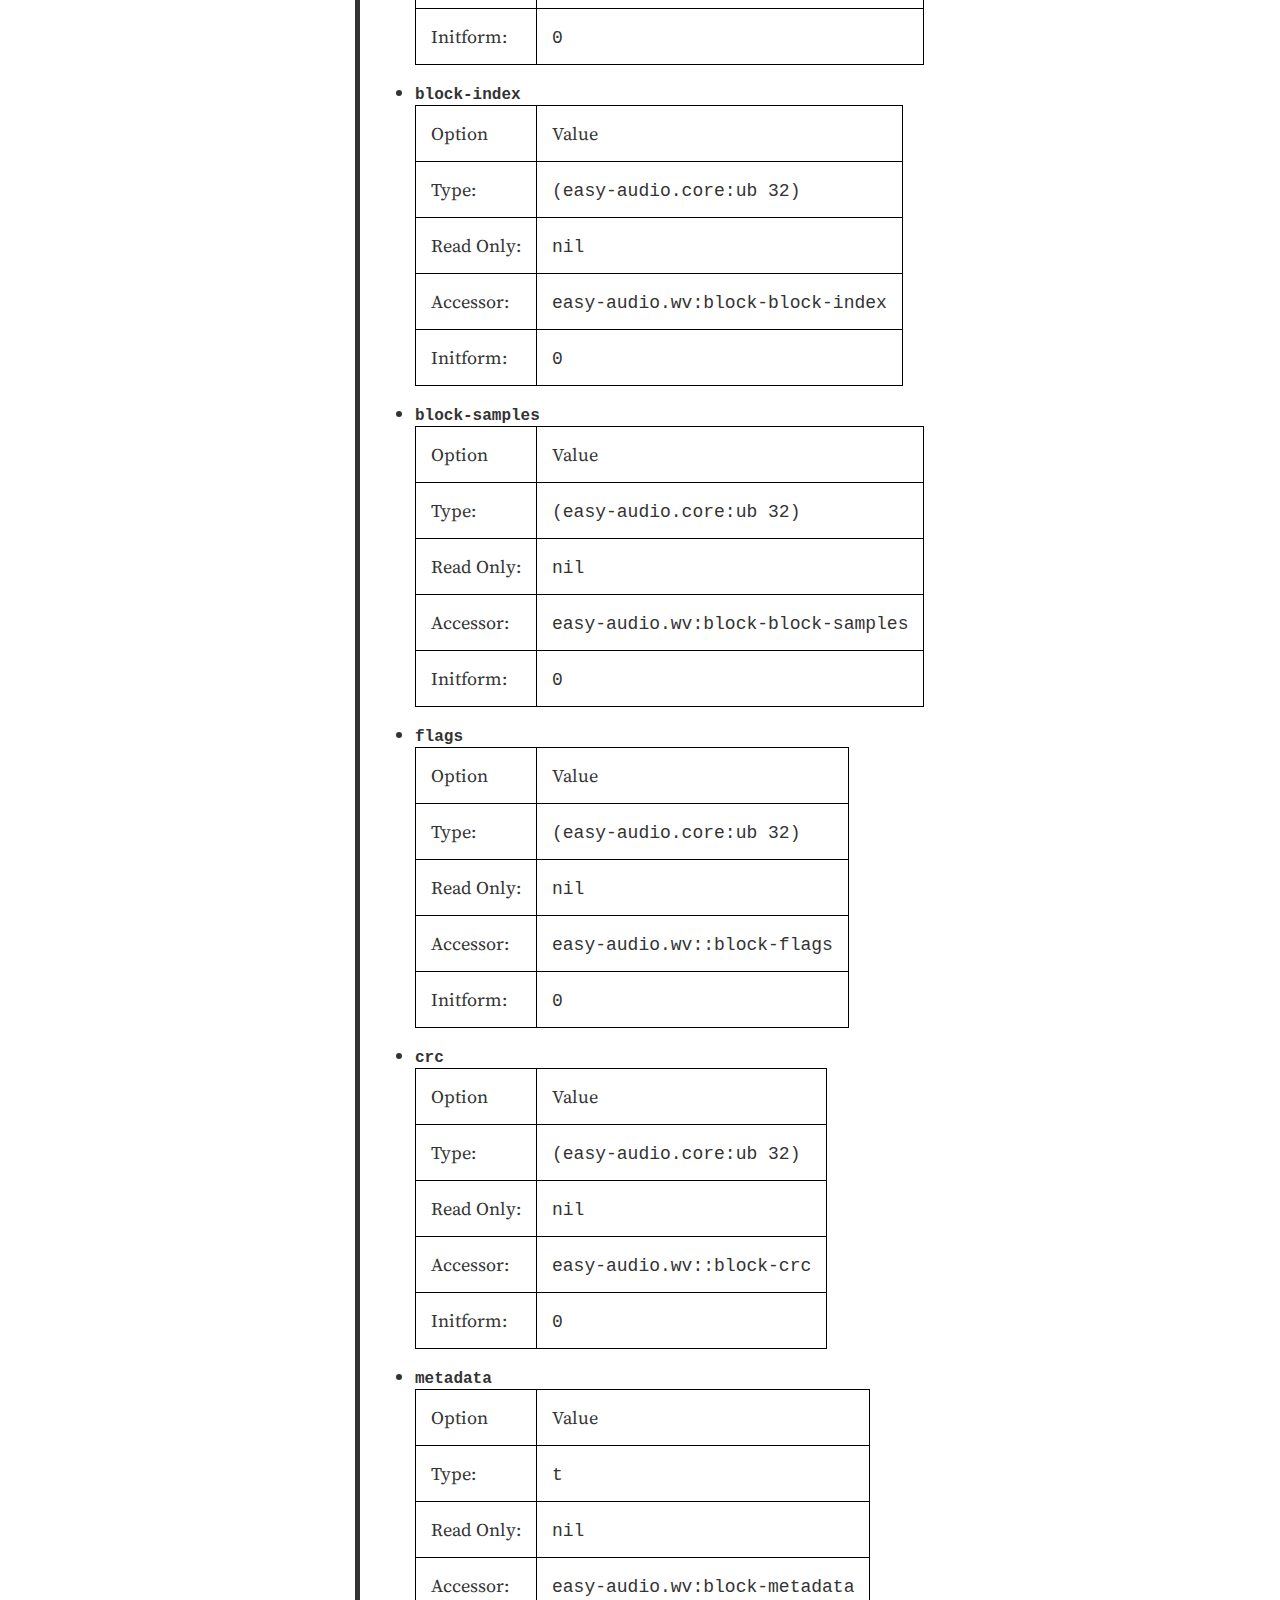
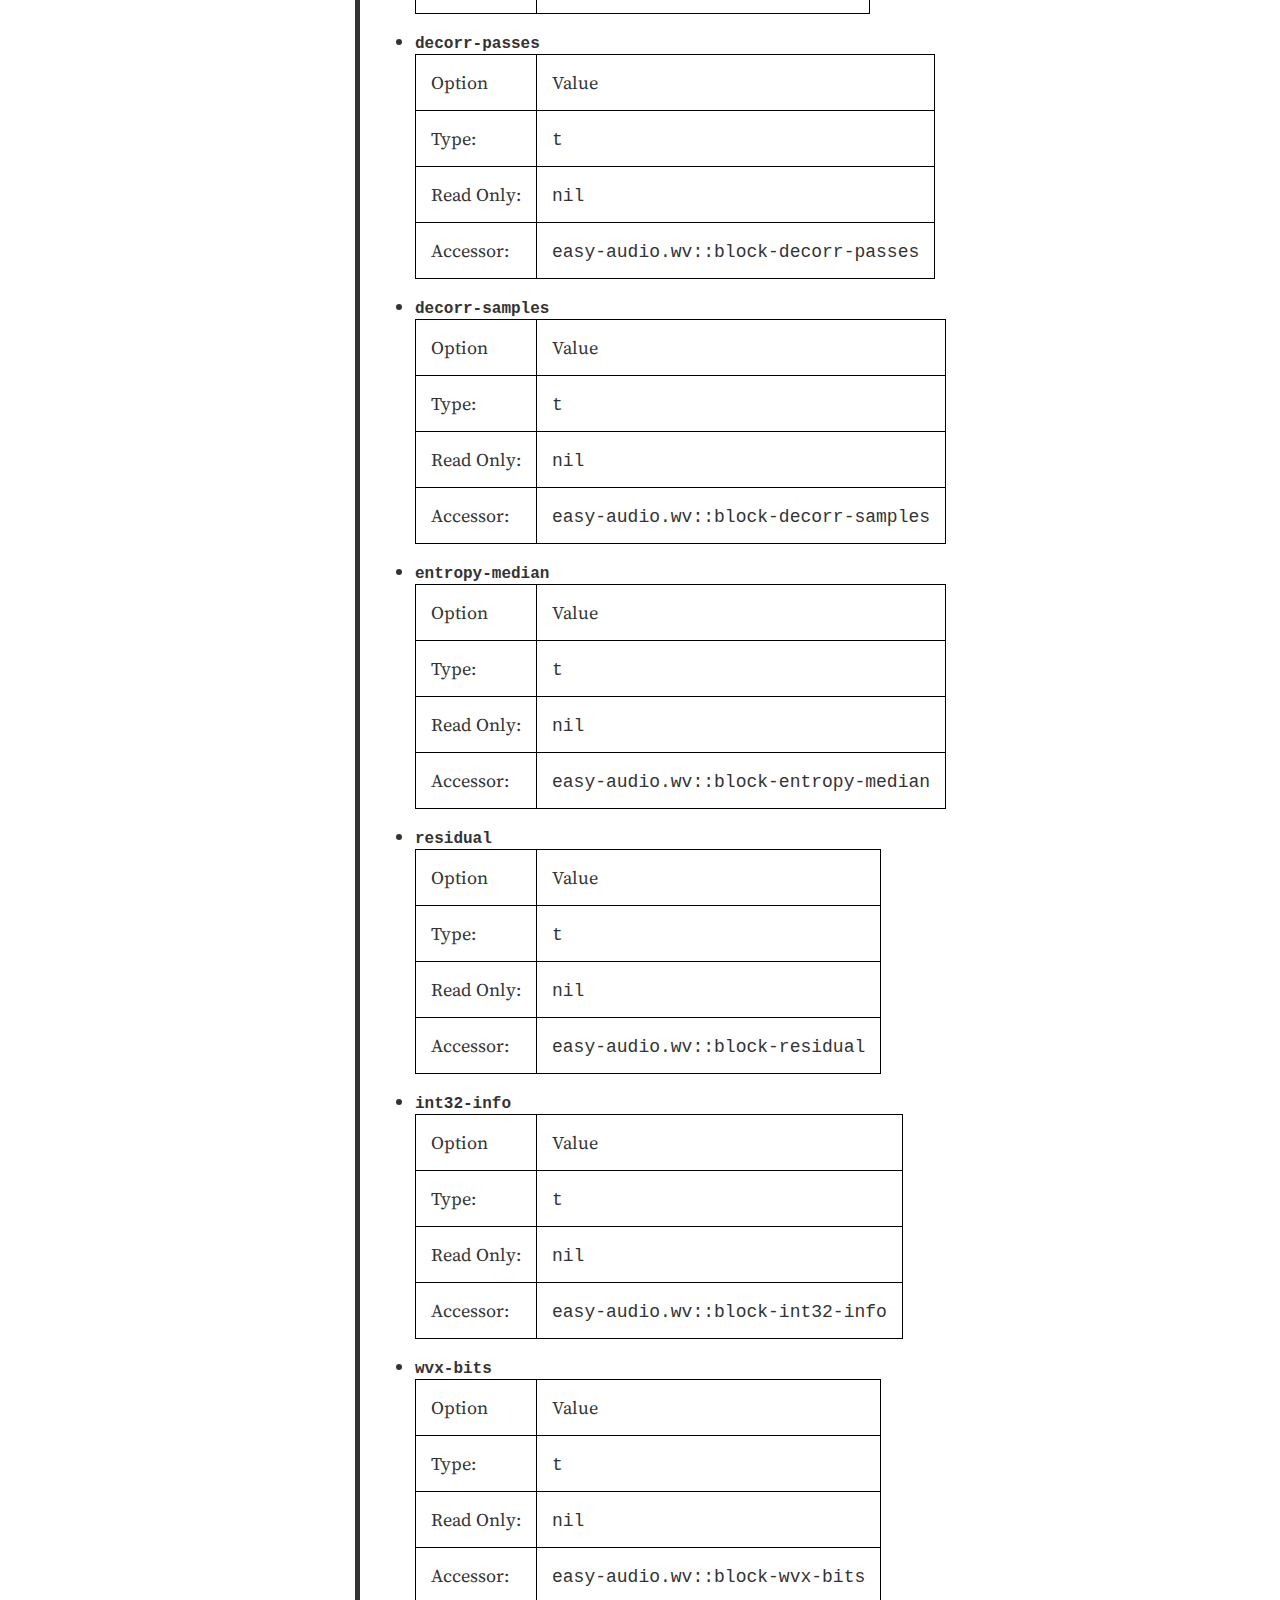
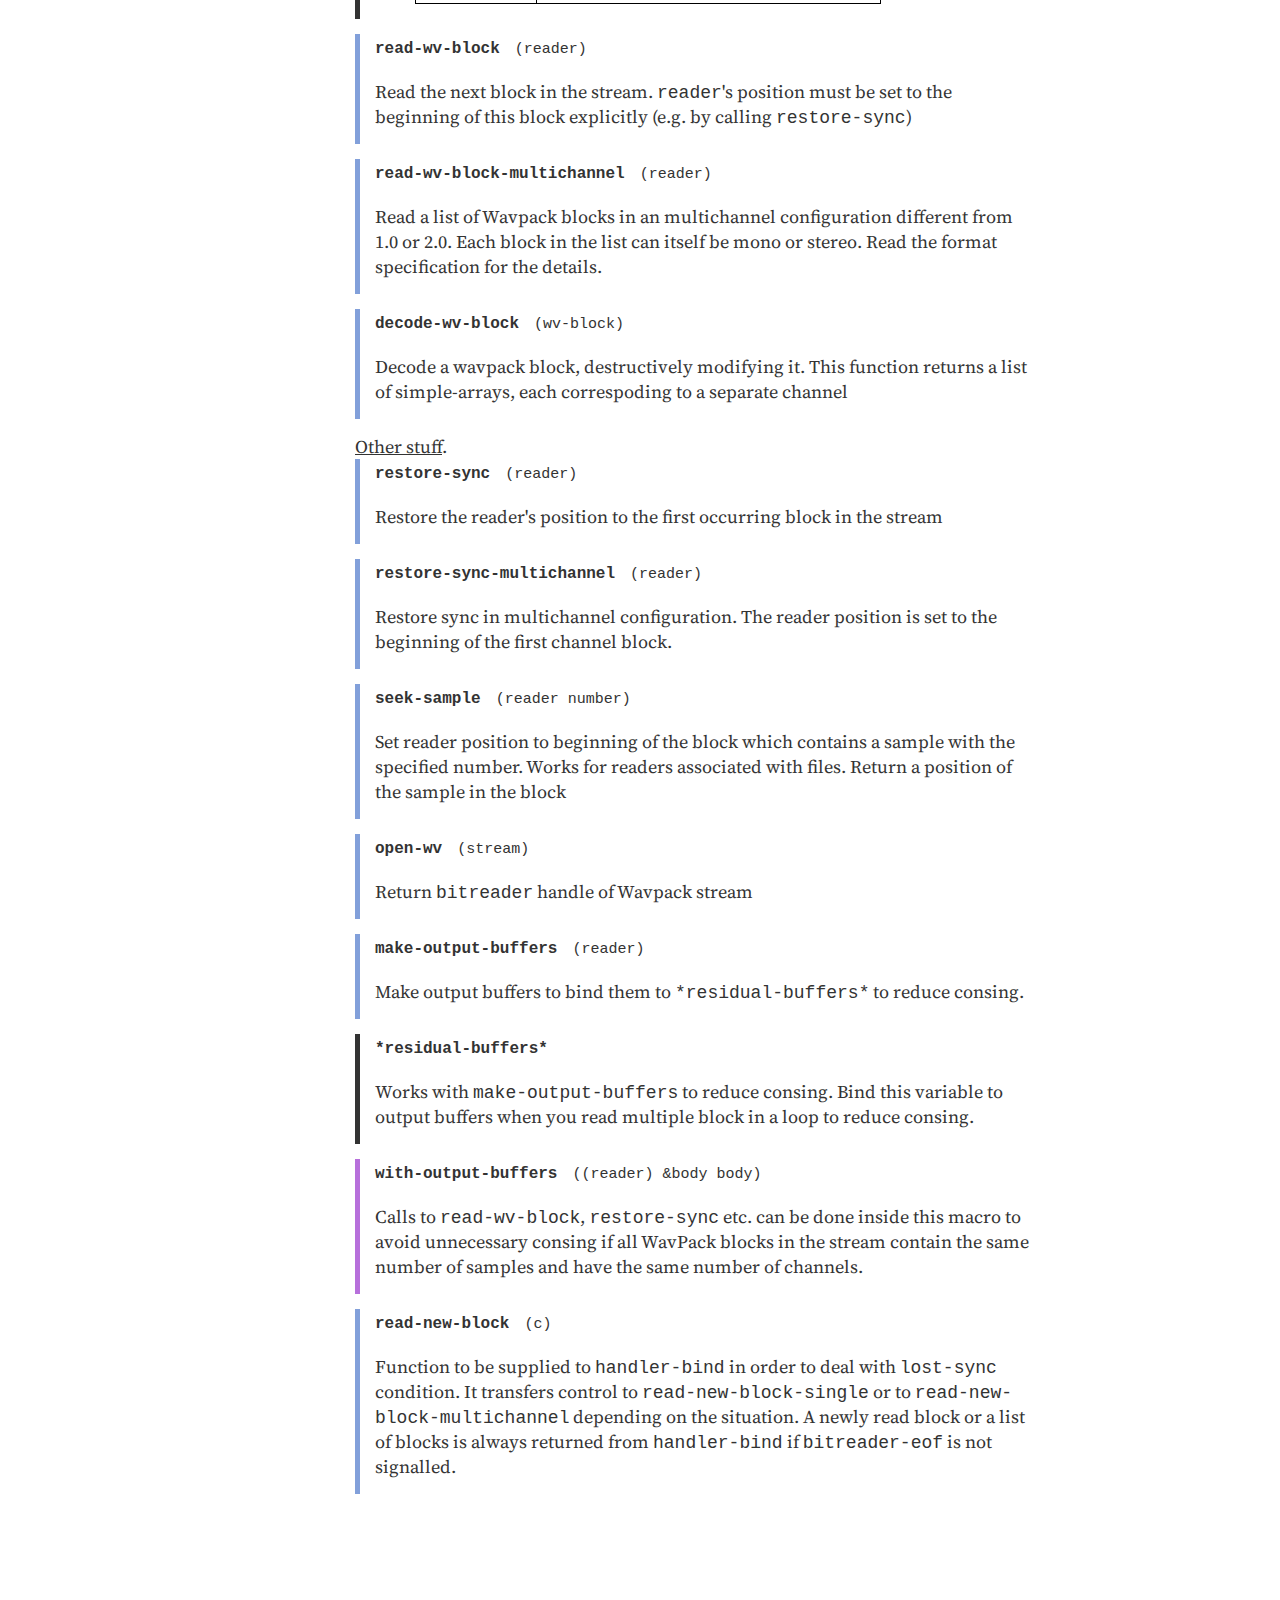
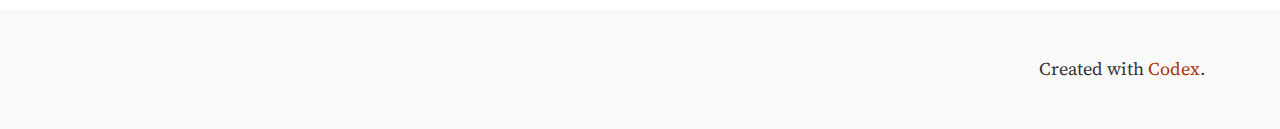
<file: wavpack.html>
<!DOCTYPE html>
<html lang="en">
  <head>
    <meta charset="utf-8">
    <meta http-equiv="X-UA-Compatible" content="IE=edge">
    <meta name="viewport" content="width=device-width, initial-scale=1">
    <title>
  WavPack &ndash; Easy Audio
</title>
    <link rel="stylesheet" href="static/style.css"/>
    
  <link rel="stylesheet" href="static/highlight.css"/>
  <script src="static/highlight.js"></script>
  <script src="static/load-mathjax.js" async></script>
  <style>
   /* Highlight the current top-level TOC item, and hide the TOC of all other items */

   .toc a[data-node="wavpack"] {
       color: #AD3108;
   }

   .toc ol {
       display: none;
   }

   .toc > ol {
       display: block;
   }

   .toc li a[data-node="wavpack"] + ol {
       display: block;
   }

   .toc li a[data-node="wavpack"] + ol li {
       font-size: 16px;
       margin: 0 10px;
   }

   .toc li a[active] + ol li:first-child {
       margin-top: 5px;
   }
  </style>

  </head>
  <body>
    
  <h1 class="doc-title">Easy Audio » WavPack</h1>
  <article id="article" data-section="wavpack">
    <aside>
      <ol class="toc"><li><a href="index.html" data-node="index">Overview</a></li><li><a href="flac.html" data-node="flac">FLAC</a><ol><li><a href="flac.html#api" data-node="api">API</a></li></ol></li><li><a href="wavpack.html" data-node="wavpack">WavPack</a><ol><li><a href="wavpack.html#0-api" data-node="0-api">API</a></li></ol></li><li><a href="wav.html" data-node="wav">Wav</a><ol><li><a href="1-api.html" data-node="1-api">API</a></li></ol></li><li><a href="general-decoders.html" data-node="general-decoders">General decoders</a><ol><li><a href="2-api.html" data-node="2-api">API</a></li></ol></li><li><a href="ape.html" data-node="ape">Monkey's Audio</a><ol><li><a href="3-api.html" data-node="3-api">API</a></li></ol></li><li><a href="ape-tags.html" data-node="ape-tags">APE tags</a><ol><li><a href="4-api.html" data-node="4-api">API</a></li></ol></li><li><a href="utility-functions.html" data-node="utility-functions">Utility functions</a></li></ol>
    </aside>
    <main class="codex-section">
      <p>
   WavPack decoder works in the same manner as FLAC decoder, with exception that
   there is no metadata blocks in the beggining of file, but metadata section in
   each WavPack block. This metadata is not as useful as FLAC metadata,
   though. Information about track title, album or performer is usualy stored in
   APEv2 tag in the end of file. So the algorithm for WavPack is usually this:
   </p><ol><li>Open a WavPack file/Get a stream with element type <code>(unsigned-byte
            8)</code>. This step is the same as for FLAC format.</li><li>Pass the stream to <code>wv:open-wv</code> function which will create and
            return <code>bitreader:reader</code> object. Again, this is what you do when
            working with FLAC, just the function name differs.</li><li>Read the first WavPack block with <code>wv:read-wv-block</code>. It contains
            all information about channels, samplerate, etc. If the stream/file
            contains more than 2 channels (i.e. 5.1 audio), you can read
            multiple stereo or mono blocks with <code>wv:read-wv-block-multichannel</code>.</li><li>Decode the block with <code>wv:decode-wv-block</code> and repeat previous step.</li></ol><h1 id="0-api">API</h1>
   <u>Conditions</u>.
   
      <div class="codex-doc-node codex-record codex-condition"><code class="codex-name">wavpack-error</code><div class="codex-docstring">General WavPack error</div><ul class="codex-slot-list"></ul></div>
      <div class="codex-doc-node codex-record codex-condition"><code class="codex-name">wavpack-warning</code><div class="codex-docstring">General WavPack warning</div><ul class="codex-slot-list"></ul></div>
      <div class="codex-doc-node codex-record codex-condition"><code class="codex-name">block-error</code><div class="codex-docstring">Error associated with block reader/decoder error</div><ul class="codex-slot-list"></ul></div>
      <div class="codex-doc-node codex-record codex-condition"><code class="codex-name">lost-sync</code><div class="codex-docstring">Error signaled when sync is obviously lost
                   (e.g. first 4 bytes in block are not Wavpack ID).
                   Errors signalled when reading a block which cause
                   loss of sync are not of this type, but of <code>block-error</code>.
                   Useful for skipping garbage in audio files</div><ul class="codex-slot-list"></ul></div>
      <div class="codex-doc-node codex-record codex-condition"><code class="codex-name">unknown-metadata</code><div class="codex-docstring">The reader does not know how to read metadata</div><ul class="codex-slot-list"><li class="codex-slot codex-class-slot"><code class="codex-name">metadata</code><div class="codex-docstring">Metadata object</div><div class="codex-class-struct-slot-option-node"><table class="codex-class-struct-slot-option-table"><tr class="codex-class-struct-slot-option-row"><td class="codex-class-struct-slot-option-header-cell">Option</td><td class="codex-class-struct-slot-option-header-cell">Value</td></tr><tr class="codex-class-struct-slot-option-row"><td class="codex-class-struct-slot-option-label-cell">Allocation:</td><td class="codex-class-struct-slot-option-value-cell codex-class-struct-slot-option-symbol-list-cell">instance</td></tr><tr class="codex-class-struct-slot-option-row"><td class="codex-class-struct-slot-option-label-cell">Type:</td><td class="codex-class-struct-slot-option-value-cell codex-class-struct-slot-option-symbol-list-cell"><code class="codex-class-struct-slot-symbol-list">nil</code></td></tr><tr class="codex-class-struct-slot-option-row"><td class="codex-class-struct-slot-option-label-cell">Initarg:</td><td class="codex-class-struct-slot-option-value-cell codex-class-struct-slot-option-symbol-list-cell"><code class="codex-class-struct-slot-symbol-list">:metadata</code></td></tr><tr class="codex-class-struct-slot-option-row"><td class="codex-class-struct-slot-option-label-cell">Readers:</td><td class="codex-class-struct-slot-option-value-cell codex-class-struct-slot-option-symbol-list-cell"><code class="codex-class-struct-slot-symbol-list">(unknown-metadata)</code></td></tr></table></div></li></ul></div>
   
   <u>Metadata</u>.
   
      <div class="codex-doc-node codex-record codex-class"><code class="codex-name">metadata-riff-header</code><div class="codex-class-struct-slot-option-node"><table class="codex-class-struct-slot-option-table"><tr class="codex-class-struct-slot-option-row"><td class="codex-class-struct-slot-option-header-cell">Option</td><td class="codex-class-struct-slot-option-header-cell">Value</td></tr><tr class="codex-class-struct-slot-option-row"><td class="codex-class-struct-slot-option-label-cell">Superclasses:</td><td class="codex-class-struct-slot-option-value-cell codex-class-struct-slot-option-symbol-list-cell"><code class="codex-class-struct-slot-symbol-list">(metadata-ignorable t)</code></td></tr><tr class="codex-class-struct-slot-option-row"><td class="codex-class-struct-slot-option-label-cell">Metaclass:</td><td class="codex-class-struct-slot-option-value-cell codex-class-struct-slot-option-symbol-list-cell"><code class="codex-class-struct-slot-symbol-list">standard-class</code></td></tr><tr class="codex-class-struct-slot-option-row"><td class="codex-class-struct-slot-option-label-cell">Default Initargs:</td><td class="codex-class-struct-slot-option-value-cell codex-class-struct-slot-option-symbol-list-cell"><code class="codex-class-struct-slot-symbol-list">nil</code></td></tr></table></div><div class="codex-docstring">Contents the original RIFF header in DATA slot</div><ul class="codex-slot-list"></ul></div>
      <div class="codex-doc-node codex-record codex-class"><code class="codex-name">metadata-riff-trailer</code><div class="codex-class-struct-slot-option-node"><table class="codex-class-struct-slot-option-table"><tr class="codex-class-struct-slot-option-row"><td class="codex-class-struct-slot-option-header-cell">Option</td><td class="codex-class-struct-slot-option-header-cell">Value</td></tr><tr class="codex-class-struct-slot-option-row"><td class="codex-class-struct-slot-option-label-cell">Superclasses:</td><td class="codex-class-struct-slot-option-value-cell codex-class-struct-slot-option-symbol-list-cell"><code class="codex-class-struct-slot-symbol-list">(metadata-ignorable t)</code></td></tr><tr class="codex-class-struct-slot-option-row"><td class="codex-class-struct-slot-option-label-cell">Metaclass:</td><td class="codex-class-struct-slot-option-value-cell codex-class-struct-slot-option-symbol-list-cell"><code class="codex-class-struct-slot-symbol-list">standard-class</code></td></tr><tr class="codex-class-struct-slot-option-row"><td class="codex-class-struct-slot-option-label-cell">Default Initargs:</td><td class="codex-class-struct-slot-option-value-cell codex-class-struct-slot-option-symbol-list-cell"><code class="codex-class-struct-slot-symbol-list">nil</code></td></tr></table></div><div class="codex-docstring">Contents the original RIFF trailer in DATA slot</div><ul class="codex-slot-list"></ul></div>
   
   <u>WavPack blocks</u>.
   WavPack block class has readers/accessors in the form <code>BLOCK-SLOTNAME</code>.
   
      <div class="codex-doc-node codex-record codex-structure"><code class="codex-name">wv-block</code><div class="codex-class-struct-slot-option-node"><table class="codex-class-struct-slot-option-table"><tr class="codex-class-struct-slot-option-row"><td class="codex-class-struct-slot-option-header-cell">Option</td><td class="codex-class-struct-slot-option-header-cell">Value</td></tr><tr class="codex-class-struct-slot-option-row"><td class="codex-class-struct-slot-option-label-cell">Constructor:</td><td class="codex-class-struct-slot-option-value-cell codex-class-struct-slot-option-symbol-list-cell"><code class="codex-class-struct-slot-symbol-list">make-wv-block</code></td></tr><tr class="codex-class-struct-slot-option-row"><td class="codex-class-struct-slot-option-label-cell">Predicate:</td><td class="codex-class-struct-slot-option-value-cell codex-class-struct-slot-option-symbol-list-cell"><code class="codex-class-struct-slot-symbol-list">wv-block-p</code></td></tr><tr class="codex-class-struct-slot-option-row"><td class="codex-class-struct-slot-option-label-cell">Copier:</td><td class="codex-class-struct-slot-option-value-cell codex-class-struct-slot-option-symbol-list-cell"><code class="codex-class-struct-slot-symbol-list">copy-wv-block</code></td></tr><tr class="codex-class-struct-slot-option-row"><td class="codex-class-struct-slot-option-label-cell">Print Function:</td><td class="codex-class-struct-slot-option-value-cell codex-class-struct-slot-option-symbol-list-cell"><code class="codex-class-struct-slot-symbol-list">(lambda (struct stream k) (declare (ignore k)) (print-unreadable-object (struct stream type t identity t) (format stream samples ~d..~d (block-block-index struct) (+ (block-block-index struct) (block-block-samples struct)))))</code></td></tr></table></div><div class="codex-docstring">WavPack block structure</div><ul class="codex-slot-list"><li class="codex-slot codex-structure-slot"><code class="codex-name">id</code><div class="codex-class-struct-slot-option-node"><table class="codex-class-struct-slot-option-table"><tr class="codex-class-struct-slot-option-row"><td class="codex-class-struct-slot-option-header-cell">Option</td><td class="codex-class-struct-slot-option-header-cell">Value</td></tr><tr class="codex-class-struct-slot-option-row"><td class="codex-class-struct-slot-option-label-cell">Type:</td><td class="codex-class-struct-slot-option-value-cell codex-class-struct-slot-option-symbol-list-cell"><code class="codex-class-struct-slot-symbol-list">(easy-audio.core:ub 32)</code></td></tr><tr class="codex-class-struct-slot-option-row"><td class="codex-class-struct-slot-option-label-cell">Read Only:</td><td class="codex-class-struct-slot-option-value-cell codex-class-struct-slot-option-symbol-list-cell"><code class="codex-class-struct-slot-symbol-list">nil</code></td></tr><tr class="codex-class-struct-slot-option-row"><td class="codex-class-struct-slot-option-label-cell">Accessor:</td><td class="codex-class-struct-slot-option-value-cell codex-class-struct-slot-option-symbol-list-cell"><code class="codex-class-struct-slot-symbol-list">easy-audio.wv::block-id</code></td></tr><tr class="codex-class-struct-slot-option-row"><td class="codex-class-struct-slot-option-label-cell">Initform:</td><td class="codex-class-struct-slot-option-value-cell codex-class-struct-slot-option-symbol-list-cell"><code class="codex-class-struct-slot-symbol-list">0</code></td></tr></table></div></li><li class="codex-slot codex-structure-slot"><code class="codex-name">size</code><div class="codex-class-struct-slot-option-node"><table class="codex-class-struct-slot-option-table"><tr class="codex-class-struct-slot-option-row"><td class="codex-class-struct-slot-option-header-cell">Option</td><td class="codex-class-struct-slot-option-header-cell">Value</td></tr><tr class="codex-class-struct-slot-option-row"><td class="codex-class-struct-slot-option-label-cell">Type:</td><td class="codex-class-struct-slot-option-value-cell codex-class-struct-slot-option-symbol-list-cell"><code class="codex-class-struct-slot-symbol-list">(easy-audio.core:ub 32)</code></td></tr><tr class="codex-class-struct-slot-option-row"><td class="codex-class-struct-slot-option-label-cell">Read Only:</td><td class="codex-class-struct-slot-option-value-cell codex-class-struct-slot-option-symbol-list-cell"><code class="codex-class-struct-slot-symbol-list">nil</code></td></tr><tr class="codex-class-struct-slot-option-row"><td class="codex-class-struct-slot-option-label-cell">Accessor:</td><td class="codex-class-struct-slot-option-value-cell codex-class-struct-slot-option-symbol-list-cell"><code class="codex-class-struct-slot-symbol-list">easy-audio.wv::block-size</code></td></tr><tr class="codex-class-struct-slot-option-row"><td class="codex-class-struct-slot-option-label-cell">Initform:</td><td class="codex-class-struct-slot-option-value-cell codex-class-struct-slot-option-symbol-list-cell"><code class="codex-class-struct-slot-symbol-list">0</code></td></tr></table></div></li><li class="codex-slot codex-structure-slot"><code class="codex-name">version</code><div class="codex-class-struct-slot-option-node"><table class="codex-class-struct-slot-option-table"><tr class="codex-class-struct-slot-option-row"><td class="codex-class-struct-slot-option-header-cell">Option</td><td class="codex-class-struct-slot-option-header-cell">Value</td></tr><tr class="codex-class-struct-slot-option-row"><td class="codex-class-struct-slot-option-label-cell">Type:</td><td class="codex-class-struct-slot-option-value-cell codex-class-struct-slot-option-symbol-list-cell"><code class="codex-class-struct-slot-symbol-list">(easy-audio.core:ub 16)</code></td></tr><tr class="codex-class-struct-slot-option-row"><td class="codex-class-struct-slot-option-label-cell">Read Only:</td><td class="codex-class-struct-slot-option-value-cell codex-class-struct-slot-option-symbol-list-cell"><code class="codex-class-struct-slot-symbol-list">nil</code></td></tr><tr class="codex-class-struct-slot-option-row"><td class="codex-class-struct-slot-option-label-cell">Accessor:</td><td class="codex-class-struct-slot-option-value-cell codex-class-struct-slot-option-symbol-list-cell"><code class="codex-class-struct-slot-symbol-list">easy-audio.wv::block-version</code></td></tr><tr class="codex-class-struct-slot-option-row"><td class="codex-class-struct-slot-option-label-cell">Initform:</td><td class="codex-class-struct-slot-option-value-cell codex-class-struct-slot-option-symbol-list-cell"><code class="codex-class-struct-slot-symbol-list">0</code></td></tr></table></div></li><li class="codex-slot codex-structure-slot"><code class="codex-name">track-number</code><div class="codex-class-struct-slot-option-node"><table class="codex-class-struct-slot-option-table"><tr class="codex-class-struct-slot-option-row"><td class="codex-class-struct-slot-option-header-cell">Option</td><td class="codex-class-struct-slot-option-header-cell">Value</td></tr><tr class="codex-class-struct-slot-option-row"><td class="codex-class-struct-slot-option-label-cell">Type:</td><td class="codex-class-struct-slot-option-value-cell codex-class-struct-slot-option-symbol-list-cell"><code class="codex-class-struct-slot-symbol-list">(easy-audio.core:ub 8)</code></td></tr><tr class="codex-class-struct-slot-option-row"><td class="codex-class-struct-slot-option-label-cell">Read Only:</td><td class="codex-class-struct-slot-option-value-cell codex-class-struct-slot-option-symbol-list-cell"><code class="codex-class-struct-slot-symbol-list">nil</code></td></tr><tr class="codex-class-struct-slot-option-row"><td class="codex-class-struct-slot-option-label-cell">Accessor:</td><td class="codex-class-struct-slot-option-value-cell codex-class-struct-slot-option-symbol-list-cell"><code class="codex-class-struct-slot-symbol-list">easy-audio.wv:block-track-number</code></td></tr><tr class="codex-class-struct-slot-option-row"><td class="codex-class-struct-slot-option-label-cell">Initform:</td><td class="codex-class-struct-slot-option-value-cell codex-class-struct-slot-option-symbol-list-cell"><code class="codex-class-struct-slot-symbol-list">0</code></td></tr></table></div></li><li class="codex-slot codex-structure-slot"><code class="codex-name">index-number</code><div class="codex-class-struct-slot-option-node"><table class="codex-class-struct-slot-option-table"><tr class="codex-class-struct-slot-option-row"><td class="codex-class-struct-slot-option-header-cell">Option</td><td class="codex-class-struct-slot-option-header-cell">Value</td></tr><tr class="codex-class-struct-slot-option-row"><td class="codex-class-struct-slot-option-label-cell">Type:</td><td class="codex-class-struct-slot-option-value-cell codex-class-struct-slot-option-symbol-list-cell"><code class="codex-class-struct-slot-symbol-list">(easy-audio.core:ub 8)</code></td></tr><tr class="codex-class-struct-slot-option-row"><td class="codex-class-struct-slot-option-label-cell">Read Only:</td><td class="codex-class-struct-slot-option-value-cell codex-class-struct-slot-option-symbol-list-cell"><code class="codex-class-struct-slot-symbol-list">nil</code></td></tr><tr class="codex-class-struct-slot-option-row"><td class="codex-class-struct-slot-option-label-cell">Accessor:</td><td class="codex-class-struct-slot-option-value-cell codex-class-struct-slot-option-symbol-list-cell"><code class="codex-class-struct-slot-symbol-list">easy-audio.wv:block-index-number</code></td></tr><tr class="codex-class-struct-slot-option-row"><td class="codex-class-struct-slot-option-label-cell">Initform:</td><td class="codex-class-struct-slot-option-value-cell codex-class-struct-slot-option-symbol-list-cell"><code class="codex-class-struct-slot-symbol-list">0</code></td></tr></table></div></li><li class="codex-slot codex-structure-slot"><code class="codex-name">total-samples</code><div class="codex-class-struct-slot-option-node"><table class="codex-class-struct-slot-option-table"><tr class="codex-class-struct-slot-option-row"><td class="codex-class-struct-slot-option-header-cell">Option</td><td class="codex-class-struct-slot-option-header-cell">Value</td></tr><tr class="codex-class-struct-slot-option-row"><td class="codex-class-struct-slot-option-label-cell">Type:</td><td class="codex-class-struct-slot-option-value-cell codex-class-struct-slot-option-symbol-list-cell"><code class="codex-class-struct-slot-symbol-list">(easy-audio.core:ub 32)</code></td></tr><tr class="codex-class-struct-slot-option-row"><td class="codex-class-struct-slot-option-label-cell">Read Only:</td><td class="codex-class-struct-slot-option-value-cell codex-class-struct-slot-option-symbol-list-cell"><code class="codex-class-struct-slot-symbol-list">nil</code></td></tr><tr class="codex-class-struct-slot-option-row"><td class="codex-class-struct-slot-option-label-cell">Accessor:</td><td class="codex-class-struct-slot-option-value-cell codex-class-struct-slot-option-symbol-list-cell"><code class="codex-class-struct-slot-symbol-list">easy-audio.wv:block-total-samples</code></td></tr><tr class="codex-class-struct-slot-option-row"><td class="codex-class-struct-slot-option-label-cell">Initform:</td><td class="codex-class-struct-slot-option-value-cell codex-class-struct-slot-option-symbol-list-cell"><code class="codex-class-struct-slot-symbol-list">0</code></td></tr></table></div></li><li class="codex-slot codex-structure-slot"><code class="codex-name">block-index</code><div class="codex-class-struct-slot-option-node"><table class="codex-class-struct-slot-option-table"><tr class="codex-class-struct-slot-option-row"><td class="codex-class-struct-slot-option-header-cell">Option</td><td class="codex-class-struct-slot-option-header-cell">Value</td></tr><tr class="codex-class-struct-slot-option-row"><td class="codex-class-struct-slot-option-label-cell">Type:</td><td class="codex-class-struct-slot-option-value-cell codex-class-struct-slot-option-symbol-list-cell"><code class="codex-class-struct-slot-symbol-list">(easy-audio.core:ub 32)</code></td></tr><tr class="codex-class-struct-slot-option-row"><td class="codex-class-struct-slot-option-label-cell">Read Only:</td><td class="codex-class-struct-slot-option-value-cell codex-class-struct-slot-option-symbol-list-cell"><code class="codex-class-struct-slot-symbol-list">nil</code></td></tr><tr class="codex-class-struct-slot-option-row"><td class="codex-class-struct-slot-option-label-cell">Accessor:</td><td class="codex-class-struct-slot-option-value-cell codex-class-struct-slot-option-symbol-list-cell"><code class="codex-class-struct-slot-symbol-list">easy-audio.wv:block-block-index</code></td></tr><tr class="codex-class-struct-slot-option-row"><td class="codex-class-struct-slot-option-label-cell">Initform:</td><td class="codex-class-struct-slot-option-value-cell codex-class-struct-slot-option-symbol-list-cell"><code class="codex-class-struct-slot-symbol-list">0</code></td></tr></table></div></li><li class="codex-slot codex-structure-slot"><code class="codex-name">block-samples</code><div class="codex-class-struct-slot-option-node"><table class="codex-class-struct-slot-option-table"><tr class="codex-class-struct-slot-option-row"><td class="codex-class-struct-slot-option-header-cell">Option</td><td class="codex-class-struct-slot-option-header-cell">Value</td></tr><tr class="codex-class-struct-slot-option-row"><td class="codex-class-struct-slot-option-label-cell">Type:</td><td class="codex-class-struct-slot-option-value-cell codex-class-struct-slot-option-symbol-list-cell"><code class="codex-class-struct-slot-symbol-list">(easy-audio.core:ub 32)</code></td></tr><tr class="codex-class-struct-slot-option-row"><td class="codex-class-struct-slot-option-label-cell">Read Only:</td><td class="codex-class-struct-slot-option-value-cell codex-class-struct-slot-option-symbol-list-cell"><code class="codex-class-struct-slot-symbol-list">nil</code></td></tr><tr class="codex-class-struct-slot-option-row"><td class="codex-class-struct-slot-option-label-cell">Accessor:</td><td class="codex-class-struct-slot-option-value-cell codex-class-struct-slot-option-symbol-list-cell"><code class="codex-class-struct-slot-symbol-list">easy-audio.wv:block-block-samples</code></td></tr><tr class="codex-class-struct-slot-option-row"><td class="codex-class-struct-slot-option-label-cell">Initform:</td><td class="codex-class-struct-slot-option-value-cell codex-class-struct-slot-option-symbol-list-cell"><code class="codex-class-struct-slot-symbol-list">0</code></td></tr></table></div></li><li class="codex-slot codex-structure-slot"><code class="codex-name">flags</code><div class="codex-class-struct-slot-option-node"><table class="codex-class-struct-slot-option-table"><tr class="codex-class-struct-slot-option-row"><td class="codex-class-struct-slot-option-header-cell">Option</td><td class="codex-class-struct-slot-option-header-cell">Value</td></tr><tr class="codex-class-struct-slot-option-row"><td class="codex-class-struct-slot-option-label-cell">Type:</td><td class="codex-class-struct-slot-option-value-cell codex-class-struct-slot-option-symbol-list-cell"><code class="codex-class-struct-slot-symbol-list">(easy-audio.core:ub 32)</code></td></tr><tr class="codex-class-struct-slot-option-row"><td class="codex-class-struct-slot-option-label-cell">Read Only:</td><td class="codex-class-struct-slot-option-value-cell codex-class-struct-slot-option-symbol-list-cell"><code class="codex-class-struct-slot-symbol-list">nil</code></td></tr><tr class="codex-class-struct-slot-option-row"><td class="codex-class-struct-slot-option-label-cell">Accessor:</td><td class="codex-class-struct-slot-option-value-cell codex-class-struct-slot-option-symbol-list-cell"><code class="codex-class-struct-slot-symbol-list">easy-audio.wv::block-flags</code></td></tr><tr class="codex-class-struct-slot-option-row"><td class="codex-class-struct-slot-option-label-cell">Initform:</td><td class="codex-class-struct-slot-option-value-cell codex-class-struct-slot-option-symbol-list-cell"><code class="codex-class-struct-slot-symbol-list">0</code></td></tr></table></div></li><li class="codex-slot codex-structure-slot"><code class="codex-name">crc</code><div class="codex-class-struct-slot-option-node"><table class="codex-class-struct-slot-option-table"><tr class="codex-class-struct-slot-option-row"><td class="codex-class-struct-slot-option-header-cell">Option</td><td class="codex-class-struct-slot-option-header-cell">Value</td></tr><tr class="codex-class-struct-slot-option-row"><td class="codex-class-struct-slot-option-label-cell">Type:</td><td class="codex-class-struct-slot-option-value-cell codex-class-struct-slot-option-symbol-list-cell"><code class="codex-class-struct-slot-symbol-list">(easy-audio.core:ub 32)</code></td></tr><tr class="codex-class-struct-slot-option-row"><td class="codex-class-struct-slot-option-label-cell">Read Only:</td><td class="codex-class-struct-slot-option-value-cell codex-class-struct-slot-option-symbol-list-cell"><code class="codex-class-struct-slot-symbol-list">nil</code></td></tr><tr class="codex-class-struct-slot-option-row"><td class="codex-class-struct-slot-option-label-cell">Accessor:</td><td class="codex-class-struct-slot-option-value-cell codex-class-struct-slot-option-symbol-list-cell"><code class="codex-class-struct-slot-symbol-list">easy-audio.wv::block-crc</code></td></tr><tr class="codex-class-struct-slot-option-row"><td class="codex-class-struct-slot-option-label-cell">Initform:</td><td class="codex-class-struct-slot-option-value-cell codex-class-struct-slot-option-symbol-list-cell"><code class="codex-class-struct-slot-symbol-list">0</code></td></tr></table></div></li><li class="codex-slot codex-structure-slot"><code class="codex-name">metadata</code><div class="codex-class-struct-slot-option-node"><table class="codex-class-struct-slot-option-table"><tr class="codex-class-struct-slot-option-row"><td class="codex-class-struct-slot-option-header-cell">Option</td><td class="codex-class-struct-slot-option-header-cell">Value</td></tr><tr class="codex-class-struct-slot-option-row"><td class="codex-class-struct-slot-option-label-cell">Type:</td><td class="codex-class-struct-slot-option-value-cell codex-class-struct-slot-option-symbol-list-cell"><code class="codex-class-struct-slot-symbol-list">t</code></td></tr><tr class="codex-class-struct-slot-option-row"><td class="codex-class-struct-slot-option-label-cell">Read Only:</td><td class="codex-class-struct-slot-option-value-cell codex-class-struct-slot-option-symbol-list-cell"><code class="codex-class-struct-slot-symbol-list">nil</code></td></tr><tr class="codex-class-struct-slot-option-row"><td class="codex-class-struct-slot-option-label-cell">Accessor:</td><td class="codex-class-struct-slot-option-value-cell codex-class-struct-slot-option-symbol-list-cell"><code class="codex-class-struct-slot-symbol-list">easy-audio.wv:block-metadata</code></td></tr></table></div></li><li class="codex-slot codex-structure-slot"><code class="codex-name">decorr-passes</code><div class="codex-class-struct-slot-option-node"><table class="codex-class-struct-slot-option-table"><tr class="codex-class-struct-slot-option-row"><td class="codex-class-struct-slot-option-header-cell">Option</td><td class="codex-class-struct-slot-option-header-cell">Value</td></tr><tr class="codex-class-struct-slot-option-row"><td class="codex-class-struct-slot-option-label-cell">Type:</td><td class="codex-class-struct-slot-option-value-cell codex-class-struct-slot-option-symbol-list-cell"><code class="codex-class-struct-slot-symbol-list">t</code></td></tr><tr class="codex-class-struct-slot-option-row"><td class="codex-class-struct-slot-option-label-cell">Read Only:</td><td class="codex-class-struct-slot-option-value-cell codex-class-struct-slot-option-symbol-list-cell"><code class="codex-class-struct-slot-symbol-list">nil</code></td></tr><tr class="codex-class-struct-slot-option-row"><td class="codex-class-struct-slot-option-label-cell">Accessor:</td><td class="codex-class-struct-slot-option-value-cell codex-class-struct-slot-option-symbol-list-cell"><code class="codex-class-struct-slot-symbol-list">easy-audio.wv::block-decorr-passes</code></td></tr></table></div></li><li class="codex-slot codex-structure-slot"><code class="codex-name">decorr-samples</code><div class="codex-class-struct-slot-option-node"><table class="codex-class-struct-slot-option-table"><tr class="codex-class-struct-slot-option-row"><td class="codex-class-struct-slot-option-header-cell">Option</td><td class="codex-class-struct-slot-option-header-cell">Value</td></tr><tr class="codex-class-struct-slot-option-row"><td class="codex-class-struct-slot-option-label-cell">Type:</td><td class="codex-class-struct-slot-option-value-cell codex-class-struct-slot-option-symbol-list-cell"><code class="codex-class-struct-slot-symbol-list">t</code></td></tr><tr class="codex-class-struct-slot-option-row"><td class="codex-class-struct-slot-option-label-cell">Read Only:</td><td class="codex-class-struct-slot-option-value-cell codex-class-struct-slot-option-symbol-list-cell"><code class="codex-class-struct-slot-symbol-list">nil</code></td></tr><tr class="codex-class-struct-slot-option-row"><td class="codex-class-struct-slot-option-label-cell">Accessor:</td><td class="codex-class-struct-slot-option-value-cell codex-class-struct-slot-option-symbol-list-cell"><code class="codex-class-struct-slot-symbol-list">easy-audio.wv::block-decorr-samples</code></td></tr></table></div></li><li class="codex-slot codex-structure-slot"><code class="codex-name">entropy-median</code><div class="codex-class-struct-slot-option-node"><table class="codex-class-struct-slot-option-table"><tr class="codex-class-struct-slot-option-row"><td class="codex-class-struct-slot-option-header-cell">Option</td><td class="codex-class-struct-slot-option-header-cell">Value</td></tr><tr class="codex-class-struct-slot-option-row"><td class="codex-class-struct-slot-option-label-cell">Type:</td><td class="codex-class-struct-slot-option-value-cell codex-class-struct-slot-option-symbol-list-cell"><code class="codex-class-struct-slot-symbol-list">t</code></td></tr><tr class="codex-class-struct-slot-option-row"><td class="codex-class-struct-slot-option-label-cell">Read Only:</td><td class="codex-class-struct-slot-option-value-cell codex-class-struct-slot-option-symbol-list-cell"><code class="codex-class-struct-slot-symbol-list">nil</code></td></tr><tr class="codex-class-struct-slot-option-row"><td class="codex-class-struct-slot-option-label-cell">Accessor:</td><td class="codex-class-struct-slot-option-value-cell codex-class-struct-slot-option-symbol-list-cell"><code class="codex-class-struct-slot-symbol-list">easy-audio.wv::block-entropy-median</code></td></tr></table></div></li><li class="codex-slot codex-structure-slot"><code class="codex-name">residual</code><div class="codex-class-struct-slot-option-node"><table class="codex-class-struct-slot-option-table"><tr class="codex-class-struct-slot-option-row"><td class="codex-class-struct-slot-option-header-cell">Option</td><td class="codex-class-struct-slot-option-header-cell">Value</td></tr><tr class="codex-class-struct-slot-option-row"><td class="codex-class-struct-slot-option-label-cell">Type:</td><td class="codex-class-struct-slot-option-value-cell codex-class-struct-slot-option-symbol-list-cell"><code class="codex-class-struct-slot-symbol-list">t</code></td></tr><tr class="codex-class-struct-slot-option-row"><td class="codex-class-struct-slot-option-label-cell">Read Only:</td><td class="codex-class-struct-slot-option-value-cell codex-class-struct-slot-option-symbol-list-cell"><code class="codex-class-struct-slot-symbol-list">nil</code></td></tr><tr class="codex-class-struct-slot-option-row"><td class="codex-class-struct-slot-option-label-cell">Accessor:</td><td class="codex-class-struct-slot-option-value-cell codex-class-struct-slot-option-symbol-list-cell"><code class="codex-class-struct-slot-symbol-list">easy-audio.wv::block-residual</code></td></tr></table></div></li><li class="codex-slot codex-structure-slot"><code class="codex-name">int32-info</code><div class="codex-class-struct-slot-option-node"><table class="codex-class-struct-slot-option-table"><tr class="codex-class-struct-slot-option-row"><td class="codex-class-struct-slot-option-header-cell">Option</td><td class="codex-class-struct-slot-option-header-cell">Value</td></tr><tr class="codex-class-struct-slot-option-row"><td class="codex-class-struct-slot-option-label-cell">Type:</td><td class="codex-class-struct-slot-option-value-cell codex-class-struct-slot-option-symbol-list-cell"><code class="codex-class-struct-slot-symbol-list">t</code></td></tr><tr class="codex-class-struct-slot-option-row"><td class="codex-class-struct-slot-option-label-cell">Read Only:</td><td class="codex-class-struct-slot-option-value-cell codex-class-struct-slot-option-symbol-list-cell"><code class="codex-class-struct-slot-symbol-list">nil</code></td></tr><tr class="codex-class-struct-slot-option-row"><td class="codex-class-struct-slot-option-label-cell">Accessor:</td><td class="codex-class-struct-slot-option-value-cell codex-class-struct-slot-option-symbol-list-cell"><code class="codex-class-struct-slot-symbol-list">easy-audio.wv::block-int32-info</code></td></tr></table></div></li><li class="codex-slot codex-structure-slot"><code class="codex-name">wvx-bits</code><div class="codex-class-struct-slot-option-node"><table class="codex-class-struct-slot-option-table"><tr class="codex-class-struct-slot-option-row"><td class="codex-class-struct-slot-option-header-cell">Option</td><td class="codex-class-struct-slot-option-header-cell">Value</td></tr><tr class="codex-class-struct-slot-option-row"><td class="codex-class-struct-slot-option-label-cell">Type:</td><td class="codex-class-struct-slot-option-value-cell codex-class-struct-slot-option-symbol-list-cell"><code class="codex-class-struct-slot-symbol-list">t</code></td></tr><tr class="codex-class-struct-slot-option-row"><td class="codex-class-struct-slot-option-label-cell">Read Only:</td><td class="codex-class-struct-slot-option-value-cell codex-class-struct-slot-option-symbol-list-cell"><code class="codex-class-struct-slot-symbol-list">nil</code></td></tr><tr class="codex-class-struct-slot-option-row"><td class="codex-class-struct-slot-option-label-cell">Accessor:</td><td class="codex-class-struct-slot-option-value-cell codex-class-struct-slot-option-symbol-list-cell"><code class="codex-class-struct-slot-symbol-list">easy-audio.wv::block-wvx-bits</code></td></tr></table></div></li></ul></div>
      <div class="codex-doc-node codex-operator codex-function"><code class="codex-name">read-wv-block</code><code class="codex-lambda-list">(reader)</code><div class="codex-docstring">Read the next block in the stream. <code>reader</code>'s position must be set to the
beginning of this block explicitly (e.g. by calling <code>restore-sync</code>)</div></div>
      <div class="codex-doc-node codex-operator codex-function"><code class="codex-name">read-wv-block-multichannel</code><code class="codex-lambda-list">(reader)</code><div class="codex-docstring">Read a list of Wavpack blocks in an multichannel configuration
   different from 1.0 or 2.0. Each block in the list can itself
   be mono or stereo. Read the format specification for the
   details.</div></div>
      <div class="codex-doc-node codex-operator codex-function"><code class="codex-name">decode-wv-block</code><code class="codex-lambda-list">(wv-block)</code><div class="codex-docstring">Decode a wavpack block, destructively modifying it.
   This function returns a list of simple-arrays, each
   correspoding to a separate channel</div></div>
   
   <u>Other stuff</u>.
   
      <div class="codex-doc-node codex-operator codex-function"><code class="codex-name">restore-sync</code><code class="codex-lambda-list">(reader)</code><div class="codex-docstring">Restore the reader's position to the first occurring
   block in the stream</div></div>
      <div class="codex-doc-node codex-operator codex-function"><code class="codex-name">restore-sync-multichannel</code><code class="codex-lambda-list">(reader)</code><div class="codex-docstring">Restore sync in multichannel configuration.
The reader position is set to the beginning of the first channel block.</div></div>
      <div class="codex-doc-node codex-operator codex-function"><code class="codex-name">seek-sample</code><code class="codex-lambda-list">(reader number)</code><div class="codex-docstring">Set reader position to beginning of the block
   which contains a sample with the specified number.
   Works for readers associated with files.
   Return a position of the sample in the block</div></div>
      <div class="codex-doc-node codex-operator codex-function"><code class="codex-name">open-wv</code><code class="codex-lambda-list">(stream)</code><div class="codex-docstring">Return <code>bitreader</code> handle of Wavpack stream</div></div>
      <div class="codex-doc-node codex-operator codex-function"><code class="codex-name">make-output-buffers</code><code class="codex-lambda-list">(reader)</code><div class="codex-docstring">Make output buffers to bind them to <code>*residual-buffers*</code> to reduce consing.</div></div>
      <div class="codex-doc-node codex-variable"><code class="codex-name">*residual-buffers*</code><div class="codex-docstring">Works with <code>make-output-buffers</code> to reduce consing.
Bind this variable to output buffers when you read multiple
block in a loop to reduce consing.</div></div>
      <div class="codex-doc-node codex-operator codex-macro"><code class="codex-name">with-output-buffers</code><code class="codex-lambda-list">((reader) &amp;body body)</code><div class="codex-docstring">Calls to <code>read-wv-block</code>, <code>restore-sync</code> etc. can be done inside this macro to
avoid unnecessary consing if all WavPack blocks in the stream contain the same number
of samples and have the same number of channels.</div></div>
      <div class="codex-doc-node codex-operator codex-function"><code class="codex-name">read-new-block</code><code class="codex-lambda-list">(c)</code><div class="codex-docstring">Function to be supplied to <code>handler-bind</code> in order to deal with <code>lost-sync</code>
condition. It transfers control to <code>read-new-block-single</code> or to
<code>read-new-block-multichannel</code> depending on the situation. A newly read block or a
list of blocks is always returned from <code>handler-bind</code> if <code>bitreader-eof</code> is not
signalled.</div></div>
   
<p>
</p>
    </main>
  </article>
  <footer>
    <div class="info">
      Created with <a href="https://github.com/CommonDoc/codex">Codex</a>.
    </div>
  </footer>
  <script>
   HighlightLisp.highlight_auto();
  </script>

  </body>
</html>
</file>
<file: static/style.css>
/* Template style */

@import url(http://fonts.googleapis.com/css?family=Lora:400,700,400italic,700italic);
@import url(http://fonts.googleapis.com/css?family=Source+Serif+Pro:400,600,700);
@import url(http://fonts.googleapis.com/css?family=Source+Code+Pro);

body {
    font-family: 'Source Serif Pro', serif;
    color: #333;
    font-weight: 400;
    font-size: 18px;

    background: white;
}

/* General layout */

body {
    width: 100%;
    display: flex;
    min-height: 100vh;
    flex-direction: column;
}

main {
    width: 75%;
    min-height: 100vh;
    float: left;
    padding: 0 35px;
}

article {
    flex: 1;
    margin-bottom: 100px;
}

/* Heading style */

h1, h2, h3, h4, h5, h6 {
    font-family: 'Palatino Linotype', 'Book Antiqua', Palatino, FreeSerif, serif;
}

.doc-title {
    margin: 25px 75px;
}

.codex-document, .codex-section {
    width: 60%;
    margin: 0 auto;
}

.codex-document-title {
    width: 60%;
    margin: 0 auto;
}

main > *:first-child {
    margin-top: 0;
}

main h1 {
    font-size: 36px;

    margin-top: 36px;
    padding-bottom: 10px;

    border-bottom: 1px solid #eee;
}

main h2 {
    font-size: 28px;

    margin-top: 28px;
    padding-bottom: 8px;

    border-bottom: 1px solid #eee;
}

main h3 {
    font-size: 24px;

    margin-top: 24px;
}

main h4 {
    font-size: 20px;

    margin-top: 20;
}

main h5 {
    font-size: 1em;

    margin-top: 18px;
}

main h6 {
    font-size: 1em;

    margin-top: 18px;
}

/* Error style */

.codex-error, .codex-warning {
    padding: 15px;
    border: 1px solid #ccc;
    border-radius: 4px;
}

/* Separation between elements */

main > *, dd > *, blockquote > * {
    margin-bottom: 15px;
}

/* Lists */

dd, li {
    margin-left: 40px;
}

dt {
    font-weight: bold;
    margin-top: 15px;
}

li {
    margin-top: 15px;
}

/* Code */

code {
    font-family: Consolas, 'Liberation Mono', Courier, monospace;
}

pre > code {
    font-size: 13px;
}

/* Link Style */

a {
    color: #AD3108;
    text-decoration: none;
}

/* Quote style */

blockquote {
    padding-left: 25px;
    border-left: 1px solid #ccc;
}

/* Table style */

table {
    border-collapse: collapse;
}

td {
    padding: 15px;
}

table, td, th {
    border: 1px solid black;
}

/* Images and figures */

img {
    max-width: 100%;
}

/* Table of Contents */

.toc {
    width: 25%;
    float: left;
    padding: 0 35px;
}

.toc a {
    color: #333;
    text-decoration: none;
    position: relative;
}

.toc li {
    list-style-type: none;
    font-size: 19px;
    margin-left: 0;
    margin-bottom: 10px;
}

/* Footer */

footer {
    height: 120px;
    line-height: 120px;
    background: #f9f9f9;
}

footer .info {
    margin: 0 75px;
    text-align: right;
}
*, *:after, *:before {
  margin: 0;
  padding: 0;
  -webkit-box-sizing: border-box;
  -moz-box-sizing: border-box;
  box-sizing: border-box;
}
/* Common style for documentation nodes */

/* Layout */

.codex-doc-node > * {
    margin-top: 20px;
}

.codex-slot > dd > * {
    margin-bottom: 10px;
}

.codex-lambda-list, .codex-type-def {
    display: inline-block;
    margin-left: 15px;
    margin-top: 0;
    font-size: 15px;
}

/* Style */

.codex-doc-node {
    border-left: 5px solid;
    display: block;
    padding: 0 15px 15px 15px;
}

.codex-name {
    font-weight: bold;
    font-size: 16px;
}

/* Documentation node colors */

.codex-function {
    border-left-color: rgba(77, 119, 203, 0.7);
}

.codex-macro {
    border-left-color: rgba(153, 51, 204, 0.7);;
}

.codex-generic-function {
    border-left-color: rgba(46, 83, 157, 0.7);
}

.codex-method {
    border-left-color: rgba(46, 83, 157, 0.7);
}

.codex-class {
    border-left-color: rgba(224, 153, 82, 0.7);
}
</file>
<file: static/highlight.css>
/**
 * Inspired by github's default code highlighting
 */
pre { white-space: pre; background-color: #f8f8f8; border: 1px solid #ccc; font-size: 13px; line-height: 19px; overflow: auto; padding: 6px 10px; border-radius: 3px; }
pre code.hl-highlighted {white-space: pre; margin: 0; padding: 0; background: none; border: none; overflow-x: auto; font-size: 13px;}
code.hl-highlighted {margin: 0 2px; padding: 0 5px; white-space: nowrap; font-family: Consolas, "Liberation Mono", Courier, monospace; background: #f8f8f8; border: 1px solid #eaeaea; border-radius: 3px;}

code.hl-highlighted {color: #008080;}
code.hl-highlighted .function {color: #008080;}
code.hl-highlighted .function.known {color: #800603;}
code.hl-highlighted .function.known.special {color: #2d2d2d; font-weight: bold;}
code.hl-highlighted .keyword {color: #990073;}
code.hl-highlighted .keyword.known {color: #990073;}
code.hl-highlighted .symbol {color: #75a;}
code.hl-highlighted .lambda-list {color: #966;}
code.hl-highlighted .number {color: #800;}
code.hl-highlighted .variable.known {color: #c3c;}
code.hl-highlighted .variable.global {color: #939;}
code.hl-highlighted .variable.constant {color: #229;}
code.hl-highlighted .nil {color: #f00;}
code.hl-highlighted .list {color: #222;}

code.hl-highlighted .string, code.hl-highlighted .string * {color: #d14 !important;}
code.hl-highlighted .comment,
code.hl-highlighted .comment *,
code.hl-highlighted .comment .string
code.hl-highlighted .comment .string * {color: #c00000 !important;}
code.hl-highlighted .string .comment {color: #d14 !important;}
</file>
